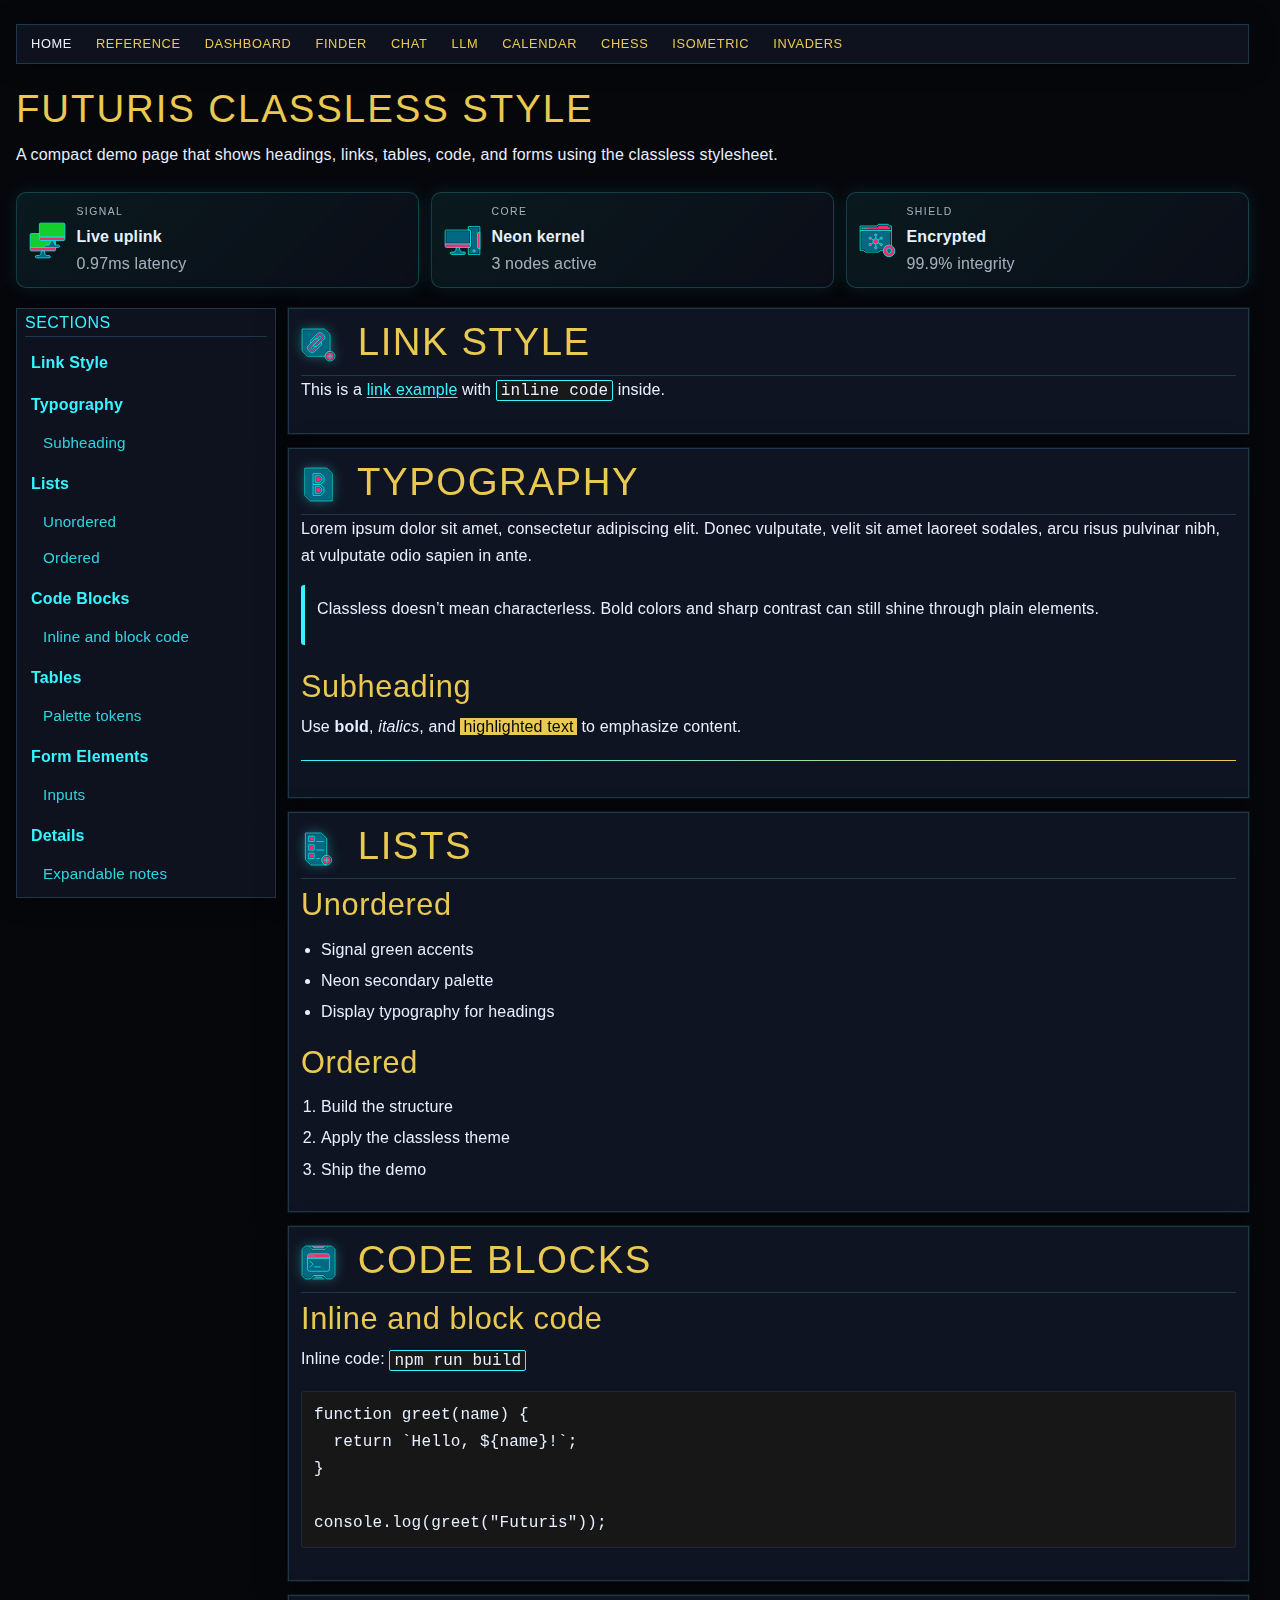
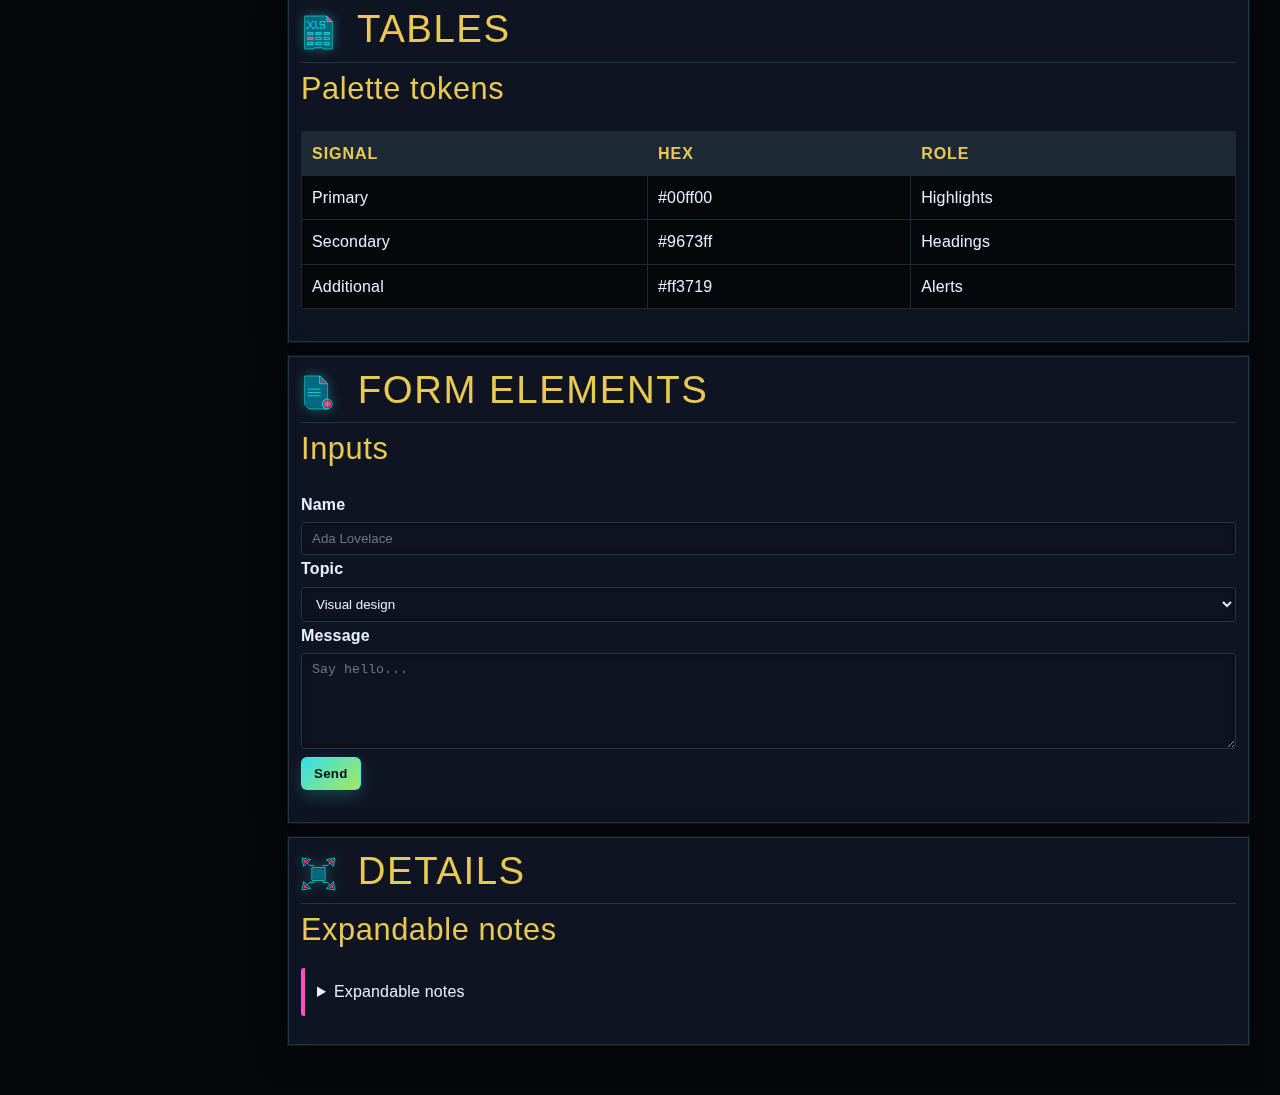
<file: index.html>
<!DOCTYPE html>
<html lang="en">
	<head>
		<meta charset="utf-8" />
		<meta name="viewport" content="width=device-width, initial-scale=1" />
		<title>Futuris Classless Style Demo</title>
		<link rel="stylesheet" href="css/futuris.css" />
	</head>
	<body>
		<header>
			<nav id="site-nav" aria-label="Pages"></nav>
			<h1>Futuris Classless Style</h1>
			<p>
				A compact demo page that shows headings, links, tables, code, and
				forms using the classless stylesheet.
			</p>
			<section aria-label="Status modules">
				<article>
					<span aria-hidden="true">
						<img src="icons/status-network-transmit-receive.svg" alt="" />
					</span>
					<div>
						<p>Signal</p>
						<p><strong>Live uplink</strong></p>
						<p>0.97ms latency</p>
					</div>
				</article>
				<article>
					<span aria-hidden="true">
						<img src="icons/device-computer.svg" alt="" />
					</span>
					<div>
						<p>Core</p>
						<p><strong>Neon kernel</strong></p>
						<p>3 nodes active</p>
					</div>
				</article>
				<article>
					<span aria-hidden="true">
						<img src="icons/status-security-high.svg" alt="" />
					</span>
					<div>
						<p>Shield</p>
						<p><strong>Encrypted</strong></p>
						<p>99.9% integrity</p>
					</div>
				</article>
			</section>
		</header>

		<div id="layout">
			<nav>
				<h2>Sections</h2>
				<ul id="toc"></ul>
			</nav>
			<main>
				<section>
					<h2>
						<img src="icons/action-insert-link.svg" alt="" />
						Link Style
					</h2>
					<p>
						This is a <a href="https://example.com">link example</a> with
						<code>inline code</code> inside.
					</p>
				</section>
				<section>
					<h2>
						<img src="icons/action-format-text-bold.svg" alt="" />
						Typography
					</h2>
					<p>
						Lorem ipsum dolor sit amet, consectetur adipiscing elit. Donec
						vulputate, velit sit amet laoreet sodales, arcu risus pulvinar
						nibh, at vulputate odio sapien in ante.
					</p>
					<blockquote>
						<p>
							Classless doesn’t mean characterless. Bold colors and sharp
							contrast can still shine through plain elements.
						</p>
					</blockquote>
					<h3>Subheading</h3>
					<p>
						Use <strong>bold</strong>, <em>italics</em>, and
						<mark>highlighted text</mark> to emphasize content.
					</p>
					<hr />
				</section>

				<section>
					<h2>
						<img src="icons/action-list-add.svg" alt="" />
						Lists
					</h2>
					<h3>Unordered</h3>
					<ul>
						<li>Signal green accents</li>
						<li>Neon secondary palette</li>
						<li>Display typography for headings</li>
					</ul>
					<h3>Ordered</h3>
					<ol>
						<li>Build the structure</li>
						<li>Apply the classless theme</li>
						<li>Ship the demo</li>
					</ol>
				</section>

				<section>
					<h2>
						<img src="icons/application-utilities-terminal.svg" alt="" />
						Code Blocks
					</h2>
					<h3>Inline and block code</h3>
					<p>Inline code: <code>npm run build</code></p>
					<pre><code>function greet(name) {
  return `Hello, ${name}!`;
}

console.log(greet("Futuris"));
</code></pre>
				</section>

				<section>
					<h2>
						<img src="icons/mime-x-office-spreadsheet.svg" alt="" />
						Tables
					</h2>
					<h3>Palette tokens</h3>
					<table>
						<thead>
							<tr>
								<th>Signal</th>
								<th>Hex</th>
								<th>Role</th>
							</tr>
						</thead>
						<tbody>
							<tr>
								<td>Primary</td>
								<td>#00ff00</td>
								<td>Highlights</td>
							</tr>
							<tr>
								<td>Secondary</td>
								<td>#9673ff</td>
								<td>Headings</td>
							</tr>
							<tr>
								<td>Additional</td>
								<td>#ff3719</td>
								<td>Alerts</td>
							</tr>
						</tbody>
					</table>
				</section>

				<section>
					<h2>
						<img src="icons/action-document-new.svg" alt="" />
						Form Elements
					</h2>
					<h3>Inputs</h3>
					<form>
						<label for="name">Name</label>
						<input id="name" name="name" type="text" placeholder="Ada Lovelace" />

						<label for="topic">Topic</label>
						<select id="topic" name="topic">
							<option>Visual design</option>
							<option>Documentation</option>
							<option>Tooling</option>
						</select>

						<label for="message">Message</label>
						<textarea id="message" name="message" placeholder="Say hello..."></textarea>

						<button type="submit">Send</button>
					</form>
				</section>

				<section>
					<h2>
						<img src="icons/action-view-fullscreen.svg" alt="" />
						Details
					</h2>
					<h3>Expandable notes</h3>
					<details>
						<summary>Expandable notes</summary>
						<p>
							This section demonstrates the styling for details and summary
							elements without any classes.
						</p>
					</details>
				</section>
			</main>
		</div>

		<script src="js/futuris.js"></script>
	</body>
</html>
</file>
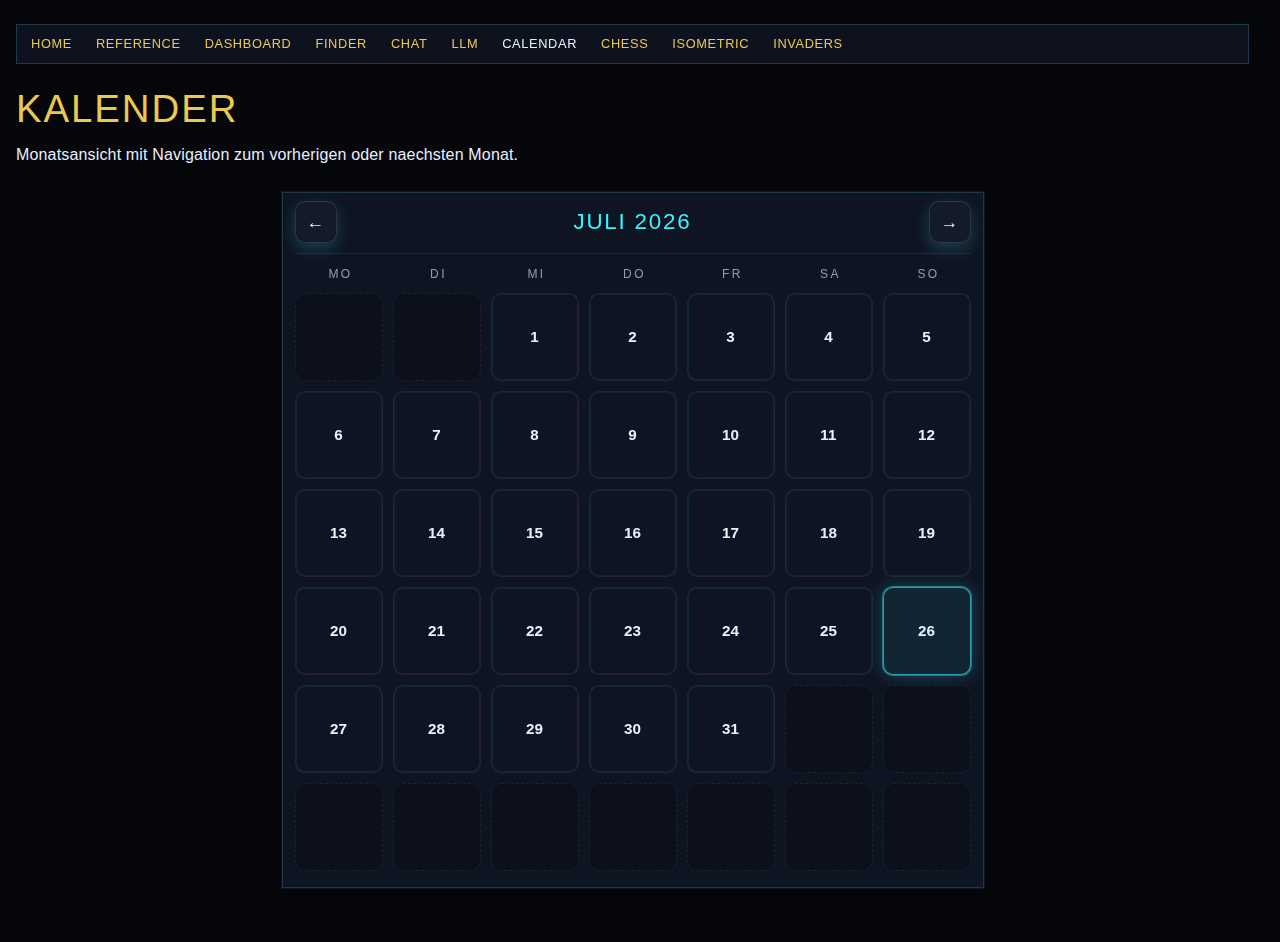
<file: calendar.html>
<!DOCTYPE html>
<html lang="de">
	<head>
		<meta charset="utf-8" />
		<meta name="viewport" content="width=device-width, initial-scale=1" />
		<title>Futuris Kalender</title>
		<link rel="stylesheet" href="css/futuris.css" />
		<style>
			:root {
				--calendar-gap: clamp(6px, 1vw, 10px);
				--calendar-day-size: clamp(56px, 9vw, 88px);
			}

			.calendar-header {
				display: grid;
				grid-template-columns: auto 1fr auto;
				align-items: center;
				gap: 10px;
				padding-bottom: 10px;
				border-bottom: 1px solid rgba(255, 255, 255, 0.08);
				max-width: var(--calendar-width);
				margin: 0 auto;
			}

			.calendar-section {
				width: max-content;
				max-width: 100%;
				margin: 0 auto 14px;
				padding-top: 8px;
			}

			.calendar-header button {
				background: rgba(20, 28, 42, 0.9);
				border: 1px solid rgba(255, 255, 255, 0.12);
				color: var(--color-foreground);
				border-radius: 10px;
				width: 42px;
				height: 42px;
				cursor: pointer;
				font-size: 1.1rem;
				display: inline-flex;
				align-items: center;
				justify-content: center;
				transition: border-color 0.2s ease, transform 0.2s ease;
			}

			.calendar-header button:hover {
				border-color: var(--color-primary);
				transform: translateY(-1px);
			}

			.calendar-title {
				text-align: center;
				font-family: var(--font-display);
				font-size: 1.4rem;
				letter-spacing: 0.08em;
				text-transform: uppercase;
				color: var(--color-primary);
			}

			.calendar-weekdays,
			.calendar-grid {
				display: grid;
				grid-template-columns: repeat(7, var(--calendar-day-size));
				gap: var(--calendar-gap);
				width: calc(7 * var(--calendar-day-size) + 6 * var(--calendar-gap));
				margin: 0 auto;
			}

			.calendar-weekdays {
				padding: 10px 2px 8px;
			}

			.calendar-weekdays span {
				text-align: center;
				font-size: 0.75rem;
				letter-spacing: 0.2em;
				text-transform: uppercase;
				color: rgba(230, 240, 255, 0.6);
			}

			.calendar-day {
				background: rgba(15, 20, 34, 0.85);
				border: 1px solid rgba(255, 255, 255, 0.08);
				border-radius: 10px;
				display: flex;
				align-items: center;
				justify-content: center;
				aspect-ratio: 1 / 1;
				font-weight: 600;
				font-size: clamp(0.75rem, 1.6vw, 0.95rem);
				color: var(--color-foreground);
				box-shadow: inset 0 0 0 1px rgba(53, 245, 255, 0.08);
			}

			.calendar-day--empty {
				background: rgba(10, 12, 20, 0.5);
				border: 1px dashed rgba(255, 255, 255, 0.08);
				color: transparent;
				box-shadow: none;
			}

			.calendar-day--today {
				border-color: rgba(53, 245, 255, 0.6);
				box-shadow: 0 0 0 1px rgba(53, 245, 255, 0.4), 0 0 18px rgba(53, 245, 255, 0.25);
				background: rgba(53, 245, 255, 0.08);
			}

			.time-overlay {
				position: fixed;
				inset: 0;
				background: rgba(4, 6, 12, 0.75);
				display: none;
				align-items: center;
				justify-content: center;
				padding: 20px;
				z-index: 20;
			}

			.time-overlay.is-open {
				display: flex;
			}

			.time-popup {
				background: rgba(10, 14, 24, 0.95);
				border: 1px solid rgba(255, 255, 255, 0.12);
				border-radius: 18px;
				padding: 14px 16px;
				width: min(92vw, 820px);
				box-shadow: 0 24px 50px rgba(0, 0, 0, 0.55);
			}

			.time-popup h3 {
				margin: 0 0 12px;
				font-family: var(--font-display);
				letter-spacing: 0.08em;
				text-transform: uppercase;
				font-size: 1rem;
				color: var(--color-primary);
			}

			.time-grid {
				display: grid;
				grid-template-columns: 1fr;
				gap: 12px;
			}

			.time-group {
				display: grid;
				grid-template-columns: repeat(3, minmax(0, 1fr));
				gap: 8px;
			}

			.time-block {
				padding-bottom: 10px;
			}

			.time-block:last-of-type {
				padding-bottom: 0;
			}

			.time-card {
				aspect-ratio: 2 / 1;
				border-radius: 12px;
				border: 1px solid rgba(255, 255, 255, 0.12);
				background: rgba(15, 20, 34, 0.9);
				display: flex;
				flex-direction: column;
				justify-content: flex-start;
				gap: 4px;
				padding: 6px 8px 8px;
			}

			.time-card span {
				font-size: 0.7rem;
				letter-spacing: 0.12em;
				text-transform: uppercase;
				color: rgba(230, 240, 255, 0.6);
				font-family: var(--font-display);
				line-height: 1;
			}

			.time-card textarea {
				background: transparent;
				border: none;
				color: var(--color-foreground);
				font-family: var(--font-mono);
				font-size: 0.8rem;
				padding: 4px 0 0;
				resize: none;
				min-height: 0;
				flex: 1;
				width: 100%;
			}

			.time-card textarea:focus {
				outline: 1px solid var(--color-primary);
			}

			.time-label {
				display: inline-block;
				margin-bottom: 6px;
				font-size: 0.75rem;
				letter-spacing: 0.12em;
				text-transform: uppercase;
				color: rgba(230, 240, 255, 0.6);
			}

			.time-actions {
				display: flex;
				justify-content: flex-end;
			}

			@media (max-width: 720px) {
				.calendar-header {
					grid-template-columns: auto 1fr auto;
				}

				.calendar-title {
					font-size: 1rem;
					letter-spacing: 0.04em;
				}

				.time-popup {
					padding: 14px;
				}

				.time-group {
					grid-template-columns: repeat(2, minmax(0, 1fr));
				}
			}
		</style>
	</head>
	<body>
		<header>
			<nav id="site-nav" aria-label="Pages"></nav>
			<h1>Kalender</h1>
			<p>Monatsansicht mit Navigation zum vorherigen oder naechsten Monat.</p>
		</header>

		<div id="layout">
			<main>
				<section class="calendar-section">
					<div class="calendar-header" role="application" aria-label="Kalender">
						<button id="calendar-prev" type="button" aria-label="Vorheriger Monat">
							&larr;
						</button>
						<div id="calendar-title" class="calendar-title" aria-live="polite"></div>
						<button id="calendar-next" type="button" aria-label="Naechster Monat">
							&rarr;
						</button>
					</div>
					<div class="calendar-weekdays" aria-hidden="true">
						<span>Mo</span>
						<span>Di</span>
						<span>Mi</span>
						<span>Do</span>
						<span>Fr</span>
						<span>Sa</span>
						<span>So</span>
					</div>
					<div id="calendar-grid" class="calendar-grid" role="grid"></div>
				</section>
			</main>
		</div>

		<div id="time-overlay" class="time-overlay" aria-hidden="true">
			<div class="time-popup" role="dialog" aria-modal="true" aria-label="Zeitfelder">
				<h3 id="time-popup-title">Zeitfelder</h3>
				<div class="time-grid">
					<div class="time-block">
						<span class="time-label">Morning</span>
						<div class="time-group">
							<div class="time-card"><span>07:00</span><textarea data-hour="07:00"></textarea></div>
							<div class="time-card"><span>08:00</span><textarea data-hour="08:00"></textarea></div>
							<div class="time-card"><span>09:00</span><textarea data-hour="09:00"></textarea></div>
							<div class="time-card"><span>10:00</span><textarea data-hour="10:00"></textarea></div>
							<div class="time-card"><span>11:00</span><textarea data-hour="11:00"></textarea></div>
							<div class="time-card"><span>12:00</span><textarea data-hour="12:00"></textarea></div>
						</div>
					</div>
					<div class="time-block">
						<span class="time-label">Afternoon</span>
						<div class="time-group">
							<div class="time-card"><span>13:00</span><textarea data-hour="13:00"></textarea></div>
							<div class="time-card"><span>14:00</span><textarea data-hour="14:00"></textarea></div>
							<div class="time-card"><span>15:00</span><textarea data-hour="15:00"></textarea></div>
							<div class="time-card"><span>16:00</span><textarea data-hour="16:00"></textarea></div>
							<div class="time-card"><span>17:00</span><textarea data-hour="17:00"></textarea></div>
							<div class="time-card"><span>18:00</span><textarea data-hour="18:00"></textarea></div>
						</div>
					</div>
					<div class="time-block">
						<span class="time-label">Evening</span>
						<div class="time-group">
							<div class="time-card"><span>19:00</span><textarea data-hour="19:00"></textarea></div>
							<div class="time-card"><span>20:00</span><textarea data-hour="20:00"></textarea></div>
							<div class="time-card"><span>21:00</span><textarea data-hour="21:00"></textarea></div>
							<div class="time-card"><span>22:00</span><textarea data-hour="22:00"></textarea></div>
							<div class="time-card"><span>23:00</span><textarea data-hour="23:00"></textarea></div>
							<div class="time-card"><span>24:00</span><textarea data-hour="24:00"></textarea></div>
						</div>
					</div>
				</div>
				<div class="time-actions">
					<button id="time-close" type="button">close</button>
				</div>
			</div>
		</div>

		<script src="js/futuris.js"></script>
		<script src="js/vfs.js"></script>
		<script>
			(async () => {
				const calendarTitle = document.getElementById("calendar-title");
				const calendarGrid = document.getElementById("calendar-grid");
				const prevButton = document.getElementById("calendar-prev");
				const nextButton = document.getElementById("calendar-next");
				const timeOverlay = document.getElementById("time-overlay");
				const timeClose = document.getElementById("time-close");
				const timeTitle = document.getElementById("time-popup-title");
				const timeInputs = Array.from(document.querySelectorAll(".time-card textarea"));

				const monthNames = [
					"Januar",
					"Februar",
					"Maerz",
					"April",
					"Mai",
					"Juni",
					"Juli",
					"August",
					"September",
					"Oktober",
					"November",
					"Dezember"
				];

				const pad2 = (value) => String(value).padStart(2, "0");
				const today = new Date();
				let viewDate = new Date(today.getFullYear(), today.getMonth(), 1);
				let currentDateKey = null;
				let calendarEntries = [];
				let calendarMap = new Map();
				let saveTimer = null;

				const rebuildMap = () => {
					calendarMap = new Map();
					calendarEntries.forEach((entry) => {
						if (!entry || typeof entry !== "object") return;
						const [key, value] = Object.entries(entry)[0] || [];
						if (key) {
							calendarMap.set(key, String(value ?? ""));
						}
					});
				};

				const persistStore = async () => {
					const ordered = Array.from(calendarMap.entries()).sort((a, b) =>
						a[0].localeCompare(b[0])
					);
					calendarEntries = ordered.map(([key, value]) => ({ [key]: value }));
					const vfs = await window.vfsReady;
					await vfs.put("/calendar.json", JSON.stringify(calendarEntries, null, 2));
				};

				const ensureStore = async () => {
					try {
						const vfs = await window.vfsReady;
						const raw = await vfs.getasync("/calendar.json");
						const parsed = JSON.parse(raw);
						calendarEntries = Array.isArray(parsed) ? parsed : [];
					} catch (error) {
						calendarEntries = [];
						await persistStore();
					}
					rebuildMap();
				};

				const scheduleSave = () => {
					if (saveTimer) {
						clearTimeout(saveTimer);
					}
					saveTimer = setTimeout(() => {
						persistStore().catch(() => undefined);
					}, 300);
				};

				const openTimePopup = (year, month, dayNumber) => {
					currentDateKey = `${year}${pad2(month + 1)}${pad2(dayNumber)}`;
					timeTitle.textContent = `${dayNumber}. ${monthNames[month]} ${year}`;
					timeInputs.forEach((input) => {
						const hour = input.dataset.hour?.slice(0, 2) || "00";
						const key = `${currentDateKey}-${hour}`;
						input.value = calendarMap.get(key) || "";
					});
					timeOverlay.classList.add("is-open");
					timeOverlay.setAttribute("aria-hidden", "false");
					timeInputs[0]?.focus();
				};

				const renderCalendar = () => {
					const year = viewDate.getFullYear();
					const month = viewDate.getMonth();
					calendarTitle.textContent = `${monthNames[month]} ${year}`;
					calendarGrid.innerHTML = "";

					const firstDay = new Date(year, month, 1);
					const startOffset = (firstDay.getDay() + 6) % 7;
					const daysInMonth = new Date(year, month + 1, 0).getDate();
					const totalCells = 42;

					for (let i = 0; i < totalCells; i += 1) {
						const dayNumber = i - startOffset + 1;
						const cell = document.createElement("div");
						cell.classList.add("calendar-day");

						if (dayNumber < 1 || dayNumber > daysInMonth) {
							cell.classList.add("calendar-day--empty");
							cell.setAttribute("aria-hidden", "true");
						} else {
							cell.textContent = dayNumber;
							cell.setAttribute("role", "gridcell");
							cell.setAttribute("tabindex", "0");
							const isToday =
								dayNumber === today.getDate() &&
								month === today.getMonth() &&
								year === today.getFullYear();
							if (isToday) {
								cell.classList.add("calendar-day--today");
							}
							cell.addEventListener("click", () => {
								openTimePopup(year, month, dayNumber);
							});
							cell.addEventListener("keydown", (event) => {
								if (event.key === "Enter" || event.key === " ") {
									event.preventDefault();
									openTimePopup(year, month, dayNumber);
								}
							});
						}

						calendarGrid.appendChild(cell);
					}
				};

				timeInputs.forEach((input) => {
					input.addEventListener("input", () => {
						if (!currentDateKey) return;
						const hour = input.dataset.hour?.slice(0, 2) || "00";
						const key = `${currentDateKey}-${hour}`;
						const value = input.value;
						if (value.trim() === "") {
							calendarMap.delete(key);
						} else {
							calendarMap.set(key, value);
						}
						scheduleSave();
					});
				});

				prevButton.addEventListener("click", () => {
					viewDate.setMonth(viewDate.getMonth() - 1);
					renderCalendar();
				});

				nextButton.addEventListener("click", () => {
					viewDate.setMonth(viewDate.getMonth() + 1);
					renderCalendar();
				});

				timeClose.addEventListener("click", () => {
					timeOverlay.classList.remove("is-open");
					timeOverlay.setAttribute("aria-hidden", "true");
				});

				timeOverlay.addEventListener("click", (event) => {
					if (event.target === timeOverlay) {
						timeOverlay.classList.remove("is-open");
						timeOverlay.setAttribute("aria-hidden", "true");
					}
				});

				await ensureStore();
				renderCalendar();
			})();
		</script>
	</body>
</html>
</file>
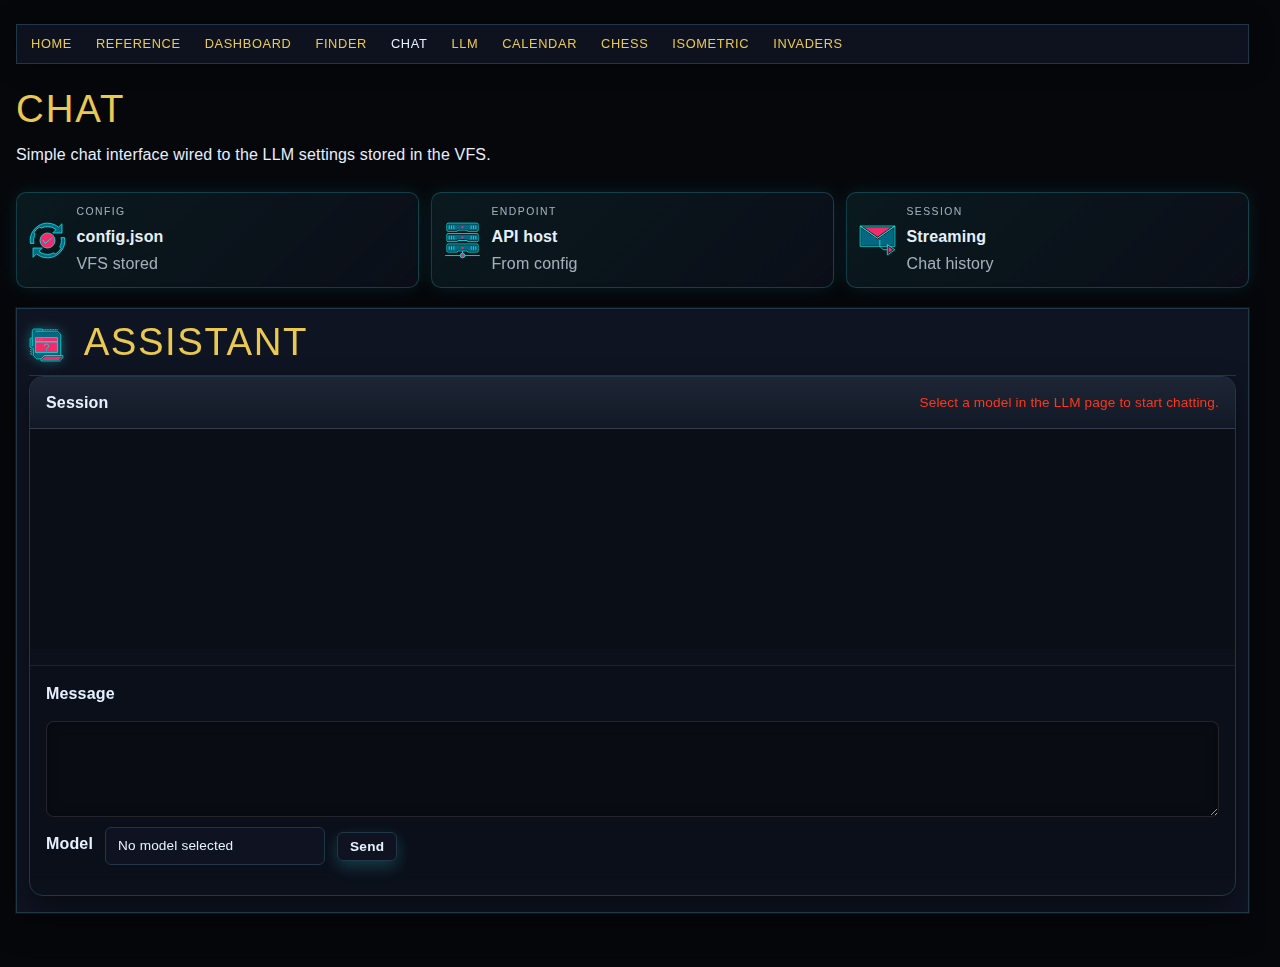
<file: chat.html>
<!DOCTYPE html>
<html lang="en">
	<head>
		<meta charset="utf-8" />
		<meta name="viewport" content="width=device-width, initial-scale=1" />
		<title>Futuris Chat</title>
		<link rel="stylesheet" href="css/futuris.css" />
		<style>
			.chat-shell {
				background: rgba(12, 16, 26, 0.95);
				border: 1px solid var(--color-border);
				border-radius: 14px;
				overflow: hidden;
				box-shadow: 0 12px 28px rgba(0, 0, 0, 0.45);
				display: flex;
				flex-direction: column;
				min-height: 520px;
			}

			.chat-header {
				display: flex;
				align-items: center;
				gap: 12px;
				padding: 12px 16px;
				border-bottom: 1px solid rgba(255, 255, 255, 0.1);
				background: linear-gradient(180deg, rgba(32, 40, 56, 0.9), rgba(18, 24, 38, 0.9));
			}

			.chat-status {
				margin-left: auto;
				font-size: 0.85rem;
				color: rgba(230, 240, 255, 0.7);
			}

			.chat-log {
				padding: 16px;
				display: flex;
				flex-direction: column;
				gap: 12px;
				overflow-y: auto;
				flex: 1;
				background: rgba(9, 12, 20, 0.5);
			}

			.chat-message {
				display: flex;
				flex-direction: column;
				gap: 6px;
				max-width: 78%;
			}

			.chat-message--user {
				align-self: flex-end;
				text-align: right;
			}

			.chat-message--assistant {
				align-self: flex-start;
			}

			.chat-role {
				font-size: 0.75rem;
				letter-spacing: 0.08em;
				text-transform: uppercase;
				color: rgba(230, 240, 255, 0.6);
			}

			.chat-bubble {
				padding: 10px 12px;
				border-radius: 10px;
				background: rgba(15, 20, 34, 0.9);
				border: 1px solid rgba(255, 255, 255, 0.08);
				color: var(--color-foreground);
				white-space: pre-wrap;
				word-break: break-word;
				font-family: var(--font-mono);
				font-size: 0.9rem;
			}

			.chat-message--user .chat-bubble {
				background: rgba(53, 245, 255, 0.16);
				border-color: rgba(53, 245, 255, 0.4);
			}

			.chat-form {
				padding: 14px 16px;
				border-top: 1px solid rgba(255, 255, 255, 0.08);
				display: grid;
				gap: 10px;
				background: rgba(12, 16, 26, 0.95);
			}

			.chat-form textarea {
				min-height: 96px;
				resize: vertical;
				background: rgba(10, 12, 20, 0.85);
				border: 1px solid rgba(255, 255, 255, 0.1);
				border-radius: 8px;
				color: var(--color-foreground);
				padding: 12px;
				font-family: var(--font-mono);
				font-size: 0.95rem;
			}

			.chat-form textarea:focus {
				outline: 1px solid var(--color-primary);
			}

			.chat-form-actions {
				display: flex;
				align-items: center;
				gap: 12px;
			}

			.chat-form-actions select,
			#chat-model,
			.chat-form-actions button {
				padding: 6px 12px;
				font-size: 0.85rem;
				background: rgba(15, 20, 34, 0.9);
				border: 1px solid var(--color-border);
				color: var(--color-foreground);
				border-radius: 6px;
			}

			#chat-model {
				min-width: 220px;
			}

			.chat-form-actions button:hover,
			.chat-form-actions select:hover,
			#chat-model:hover {
				border-color: var(--color-primary);
			}

			@media (max-width: 900px) {
				.chat-message {
					max-width: 100%;
				}
			}
		</style>
	</head>
	<body>
		<header>
			<nav id="site-nav" aria-label="Pages"></nav>
			<h1>Chat</h1>
			<p>Simple chat interface wired to the LLM settings stored in the VFS.</p>
			<section aria-label="Status modules">
				<article>
					<span aria-hidden="true">
						<img src="icons/status-sync-synchronizing.svg" alt="" />
					</span>
					<div>
						<p>Config</p>
						<p><strong>config.json</strong></p>
						<p>VFS stored</p>
					</div>
				</article>
				<article>
					<span aria-hidden="true">
						<img src="icons/place-network-server.svg" alt="" />
					</span>
					<div>
						<p>Endpoint</p>
						<p><strong>API host</strong></p>
						<p>From config</p>
					</div>
				</article>
				<article>
					<span aria-hidden="true">
						<img src="icons/action-mail-send.svg" alt="" />
					</span>
					<div>
						<p>Session</p>
						<p><strong>Streaming</strong></p>
						<p>Chat history</p>
					</div>
				</article>
			</section>
		</header>

		<div id="layout">
			<main>
				<section>
					<h2>
						<img src="icons/application-help-browser.svg" alt="" />
						Assistant
					</h2>
					<div class="chat-shell">
						<div class="chat-header">
							<strong>Session</strong>
							<span id="chat-status" class="chat-status">Loading configuration...</span>
						</div>
						<div id="chat-log" class="chat-log" aria-live="polite"></div>
						<form id="chat-form" class="chat-form">
							<label for="chat-input">Message</label>
							<textarea id="chat-input" name="chat-input" spellcheck="true"></textarea>
							<div class="chat-form-actions">
								<label for="chat-model">Model</label>
								<div id="chat-model" aria-live="polite"></div>
								<button type="submit" id="chat-send">Send</button>
							</div>
						</form>
					</div>
				</section>
			</main>
		</div>

		<script src="js/llm.js"></script>
		<script src="js/vfs.js"></script>
		<script src="js/chat.js"></script>
		<script src="js/futuris.js"></script>
	</body>
</html>
</file>
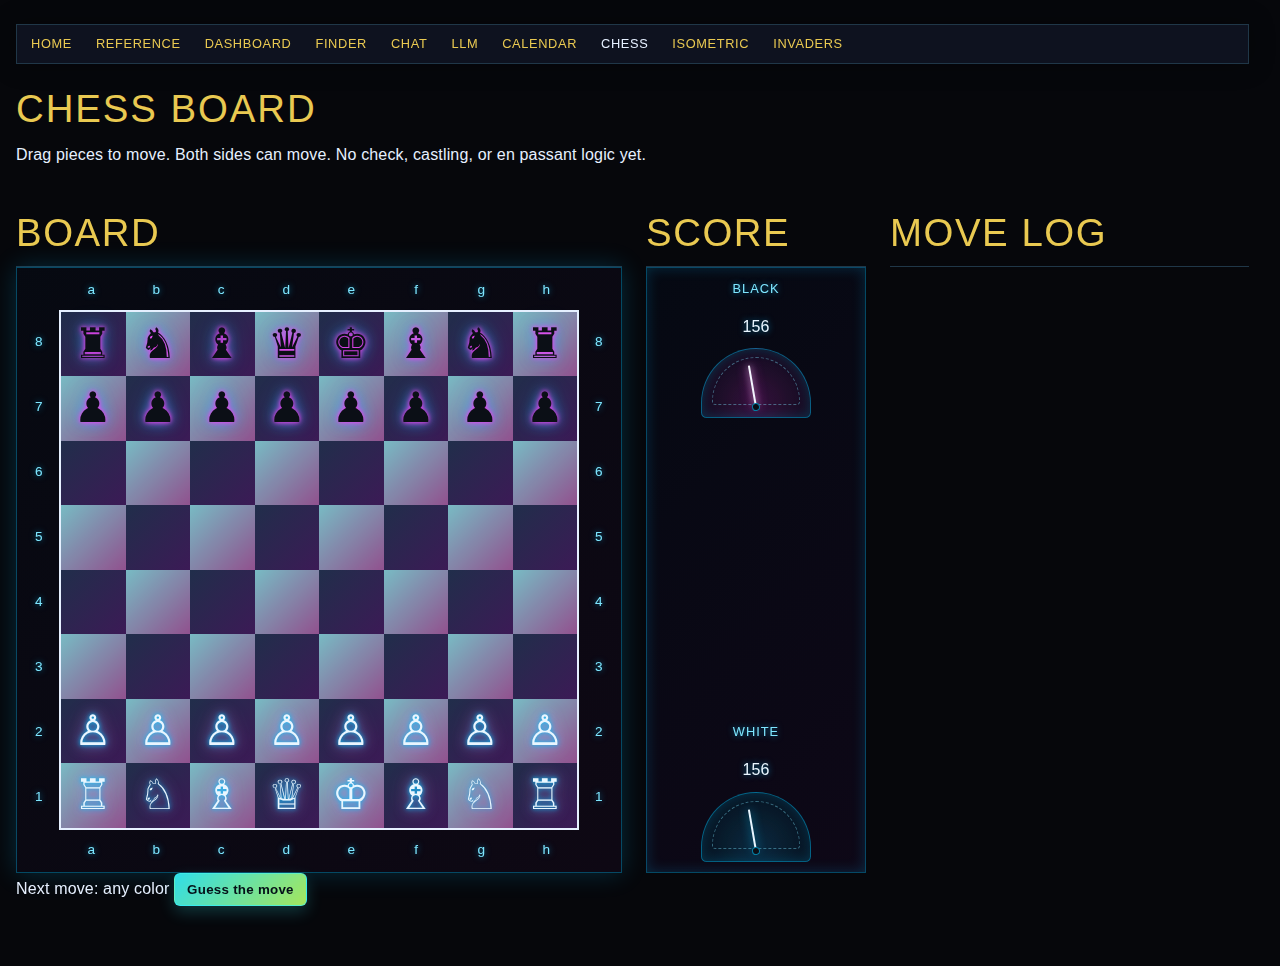
<file: chess.html>
<!DOCTYPE html>
<html lang="en">
	<head>
		<meta charset="utf-8" />
		<meta name="viewport" content="width=device-width, initial-scale=1" />
		<title>Chess</title>
		<link rel="stylesheet" href="css/futuris.css" />
		<style>
			/*
				Template note: keep Futuris classless rules, use the minimum
				custom classes needed for a board UI. Here we only use `.chess-board` and `.chess-square`
				to enforce a strict 8x8 grid and stable square sizing.
			*/
			:root {
				--board-size: min(72vmin, 520px);
				--frame-size: calc(var(--board-size) + 64px);
				--shell-size: calc(var(--board-size) + 86px);
			}
			.chess-board {
				display: grid;
				grid-template-columns: repeat(8, 1fr);
				width: 100%;
				aspect-ratio: 1 / 1;
				border: 2px solid currentColor;
			}
			.chess-square {
				display: grid;
				place-items: center;
				width: 100%;
				height: 100%;
				aspect-ratio: 1 / 1;
				font-size: clamp(1.6rem, 3.8vw, 2.6rem);
				user-select: none;
			}
			.chess-square[data-color="light"] {
				background: linear-gradient(135deg, rgba(158, 247, 255, 0.75), rgba(255, 140, 245, 0.55));
				color: inherit;
			}
			.chess-square[data-color="dark"] {
				background: linear-gradient(135deg, rgba(34, 48, 78, 0.95), rgba(64, 28, 92, 0.92));
				color: inherit;
			}
			.chess-square[data-highlight="true"] {
				outline: 2px solid #d3b27a;
				outline-offset: -2px;
			}
			.chess-square > span {
				cursor: grab;
				line-height: 1;
				text-shadow: 0 0 6px rgba(0, 0, 0, 0.35);
			}
			.chess-square > span[data-piece-color="white"],
			span[data-piece-color="white"][data-floating="true"] {
				color: #e9f6ff;
				text-shadow: 0 0 8px rgba(0, 196, 255, 0.7), 0 0 4px rgba(0, 196, 255, 0.9),
					0 0 14px rgba(255, 140, 245, 0.5), 0 0 22px rgba(255, 140, 245, 0.35);
			}
			.chess-square > span[data-piece-color="black"],
			span[data-piece-color="black"][data-floating="true"] {
				color: #0b0f16;
				text-shadow: 0 0 8px rgba(255, 59, 244, 0.7), 0 0 4px rgba(255, 59, 244, 0.9),
					0 0 14px rgba(0, 196, 255, 0.6), 0 0 22px rgba(0, 196, 255, 0.35);
			}
			.chess-square > span:active {
				cursor: grabbing;
			}
			[data-floating="true"] {
				position: fixed;
				z-index: 9999;
				pointer-events: none;
				transition: transform 520ms ease;
				will-change: transform;
			}
			#chess-layout {
				display: grid;
				grid-template-columns: max-content minmax(160px, 220px) minmax(280px, 1fr);
				gap: 24px;
				align-items: start;
			}
			#board-shell {
				display: inline-block;
				padding: 10px;
				border: 1px solid rgba(0, 196, 255, 0.35);
				background: linear-gradient(135deg, rgba(7, 12, 22, 0.6), rgba(20, 10, 26, 0.6));
				box-shadow: 0 0 24px rgba(0, 196, 255, 0.2);
			}
			#board-frame {
				display: grid;
				grid-template-columns: 24px var(--board-size) 24px;
				grid-template-rows: 24px var(--board-size) 24px;
				gap: 8px;
				align-items: center;
				justify-items: center;
				width: var(--frame-size);
				height: var(--frame-size);
			}
			#file-labels-top,
			#file-labels-bottom {
				display: grid;
				grid-template-columns: repeat(8, 1fr);
				width: var(--board-size);
				text-transform: lowercase;
				font-size: 0.85rem;
				letter-spacing: 0.04em;
				color: #7ee6ff;
				text-shadow: 0 0 6px rgba(0, 196, 255, 0.6);
			}
			#rank-labels-left,
			#rank-labels-right {
				display: grid;
				grid-template-rows: repeat(8, 1fr);
				height: var(--board-size);
				font-size: 0.85rem;
				letter-spacing: 0.04em;
				color: #7ee6ff;
				text-shadow: 0 0 6px rgba(0, 196, 255, 0.6);
			}
			#file-labels-top span,
			#file-labels-bottom span,
			#rank-labels-left span,
			#rank-labels-right span {
				display: grid;
				place-items: center;
				min-height: 18px;
			}
			#board-frame .corner {
				width: 24px;
				height: 24px;
			}
			#moveList {
				display: grid;
				grid-template-columns: repeat(4, minmax(0, 1fr));
				gap: 16px;
			}
			#moveList ol {
				margin: 0;
				padding-left: 18px;
			}
			#score-panel {
				position: relative;
				gap: 16px;
				padding: 10px;
				border: 1px solid rgba(0, 196, 255, 0.35);
				background: linear-gradient(135deg, rgba(6, 10, 22, 0.7), rgba(18, 8, 28, 0.7));
				box-shadow: inset 0 0 14px rgba(0, 196, 255, 0.2);
				height: var(--shell-size);
			}
			#score-panel h3 {
				margin: 0 0 6px;
				font-size: 0.8rem;
				letter-spacing: 0.08em;
				text-transform: uppercase;
				color: #7ee6ff;
				text-shadow: 0 0 6px rgba(0, 196, 255, 0.6);
			}
			.score-line {
				display: grid;
				justify-items: center;
				gap: 8px;
			}
			#score-panel .white-slot,
			#score-panel .black-slot {
				position: absolute;
				left: 10px;
				right: 10px;
				display: flex;
				flex-direction: column;
				gap: 8px;
			}
			#score-panel .white-slot {
				bottom: 10px;
				align-items: center;
			}
			#score-panel .black-slot {
				top: 10px;
				align-items: center;
			}
			.score-value {
				font-variant-numeric: tabular-nums;
				color: #e9f6ff;
				text-shadow: 0 0 6px rgba(0, 196, 255, 0.6);
			}
			.score-gauge {
				position: relative;
				width: 110px;
				height: 70px;
				border-radius: 120px 120px 12px 12px;
				border: 1px solid rgba(0, 196, 255, 0.45);
				background: radial-gradient(circle at 50% 80%, rgba(0, 196, 255, 0.18), rgba(7, 12, 22, 0.9));
				box-shadow: inset 0 0 12px rgba(0, 196, 255, 0.2);
				overflow: hidden;
			}
			.score-gauge::before {
				content: "";
				position: absolute;
				inset: 8px 10px 12px;
				border-radius: 100px 100px 8px 8px;
				border: 1px dashed rgba(126, 230, 255, 0.4);
			}
			.score-needle {
				position: absolute;
				left: 50%;
				bottom: 10px;
				width: 2px;
				height: 42px;
				background: #e9f6ff;
				box-shadow: 0 0 10px rgba(0, 196, 255, 0.8);
				transform-origin: bottom center;
				transform: translateX(-50%) rotate(-60deg);
			}
			.score-needle::after {
				content: "";
				position: absolute;
				left: 50%;
				bottom: -4px;
				width: 8px;
				height: 8px;
				background: #0b0f16;
				border: 1px solid rgba(0, 196, 255, 0.6);
				border-radius: 50%;
				transform: translateX(-50%);
			}
			#score-panel .black .score-gauge {
				background: radial-gradient(circle at 50% 80%, rgba(255, 59, 244, 0.18), rgba(7, 12, 22, 0.9));
			}
			#score-panel .black .score-needle {
				background: #f4f6ff;
				box-shadow: 0 0 12px rgba(255, 59, 244, 0.9), 0 0 6px rgba(255, 255, 255, 0.7);
			}
			@media (max-width: 900px) {
				#chess-layout {
					grid-template-columns: 1fr;
				}
				#moveList {
					grid-template-columns: repeat(2, minmax(0, 1fr));
				}
				#score-panel {
					position: static;
					display: grid;
					grid-template-columns: repeat(2, minmax(0, 1fr));
					height: auto;
				}
				#score-panel .white-slot,
				#score-panel .black-slot {
					position: static;
					left: auto;
					right: auto;
					top: auto;
					bottom: auto;
				}
			}
		</style>
	</head>
	<body>
		<!--\n\t\t\tThis page is meant to be a minimal example\n\t\t\tfor board games. It keeps markup semantic, relies on Futuris, and only adds two\n\t\t\tclasses for the board grid and squares.\n\t\t-->
		<header>
			<nav id="site-nav" aria-label="Pages"></nav>
			<h1>Chess Board</h1>
			<p>
				Drag pieces to move. Both sides can move. No check, castling, or en passant
				logic yet.
			</p>
		</header>
		<div id="layout">
			<main>
				<div id="chess-layout">
					<section>
						<h2>Board</h2>
						<div id="board-shell">
							<div id="board-frame" aria-label="Chess board with coordinates">
								<div class="corner" aria-hidden="true"></div>
								<div id="file-labels-top" aria-hidden="true"></div>
								<div class="corner" aria-hidden="true"></div>
								<div id="rank-labels-left" aria-hidden="true"></div>
								<div id="board" class="chess-board" aria-label="Chess board"></div>
								<div id="rank-labels-right" aria-hidden="true"></div>
								<div class="corner" aria-hidden="true"></div>
								<div id="file-labels-bottom" aria-hidden="true"></div>
								<div class="corner" aria-hidden="true"></div>
							</div>
						</div>
						<p>
							<span id="next-move">Next move: any color</span>
							<button id="guess-move" type="button">Guess the move</button>
						</p>
					</section>
					<section>
						<h2>Score</h2>
						<div id="score-panel" aria-label="Score HUD">
							<div class="black-slot black">
								<h3>Black</h3>
								<div class="score-line">
									<span id="black-score" class="score-value">0</span>
									<div class="score-gauge">
										<div id="black-needle" class="score-needle"></div>
									</div>
								</div>
							</div>
							<div class="white-slot">
								<h3>White</h3>
								<div class="score-line">
									<span id="white-score" class="score-value">0</span>
									<div class="score-gauge">
										<div id="white-needle" class="score-needle"></div>
									</div>
								</div>
							</div>
						</div>
					</section>
					<section>
						<h2>Move Log</h2>
						<div id="moveList" aria-live="polite">
							<ol data-column="0"></ol>
							<ol data-column="1"></ol>
							<ol data-column="2"></ol>
							<ol data-column="3"></ol>
						</div>
					</section>
				</div>
			</main>
		</div>

		<script src="js/futuris.js"></script>
		<script>
			const boardEl = document.getElementById("board");
			const moveListEl = document.getElementById("moveList");
			const whiteScoreEl = document.getElementById("white-score");
			const blackScoreEl = document.getElementById("black-score");
			const whiteNeedleEl = document.getElementById("white-needle");
			const blackNeedleEl = document.getElementById("black-needle");
			const nextMoveEl = document.getElementById("next-move");
			const guessMoveEl = document.getElementById("guess-move");
			const fileLabelsTopEl = document.getElementById("file-labels-top");
			const fileLabelsBottomEl = document.getElementById("file-labels-bottom");
			const rankLabelsLeftEl = document.getElementById("rank-labels-left");
			const rankLabelsRightEl = document.getElementById("rank-labels-right");
			const PROXIMITY_MAX_MOVES = 5;
			const scoresProximityMax = { white: 0, black: 0 };
			const scoresDistanceMax = { white: 0, black: 0 };
			const pieceCountBoost = 4;
			const pieceValues = { p: 1, n: 3, b: 3, r: 5, q: 9, k: 0 };
			const scoresPieceCountMax = getMaxPieceScore(pieceValues) * pieceCountBoost;
			const scoresPawnMax = getMaxPawnScore();

			// Board storage design:
			// - 64-character array, index 0..63, rank-major order (a1 is 0, h8 is 63).
			// - Empty squares use '.'.
			// - Each piece is a single character using piece initials:
			//   'k','q','r','b','n','p' for white (lowercase) and 'K','Q','R','B','N','P' for black (uppercase).
			// - The knight uses 'n' to avoid conflict with the king.
			// - Move generation returns indices (0..63) instead of SAN; SAN is only for logging/IO.
			const board = Array(64).fill('.');

			const pieceToGlyph = {
				k: "\u2654",
				q: "\u2655",
				r: "\u2656",
				b: "\u2657",
				n: "\u2658",
				p: "\u2659",
				K: "\u265A",
				Q: "\u265B",
				R: "\u265C",
				B: "\u265D",
				N: "\u265E",
				P: "\u265F"
			};

			function indexToSquare(index) {
				// SAN square mapping: index -> file+rank (e.g., 0 -> a1, 63 -> h8).
				const file = index % 8;
				const rank = Math.floor(index / 8) + 1;
				return String.fromCharCode(97 + file) + String(rank);
			}

			function squareToIndex(square) {
				// SAN square mapping: file+rank -> index (e.g., a1 -> 0, h8 -> 63).
				if (!/^[a-h][1-8]$/.test(square)) return -1;
				const file = square.charCodeAt(0) - 97;
				const rank = Number(square[1]) - 1;
				return rank * 8 + file;
			}

			function sanToIndex(san) {
				// Light SAN parsing: only pulls the trailing target square (e.g., "Nf3" -> f3).
				const match = san.match(/[a-h][1-8]$/);
				return match ? squareToIndex(match[0]) : -1;
			}

			function indexToSan(index) {
				// Light SAN formatting: we only emit the square for index conversions.
				return indexToSquare(index);
			}

			function isWhite(piece) {
				return piece !== '.' && piece === piece.toLowerCase();
			}

			function isBlack(piece) {
				return piece !== '.' && piece === piece.toUpperCase();
			}

			function setupInitialPosition() {
				const backRankWhite = "rnbqkbnr";
				const backRankBlack = "RNBQKBNR";
				for (let i = 0; i < 8; i++) {
					board[i] = backRankWhite[i];
					board[8 + i] = 'p';
					board[48 + i] = 'P';
					board[56 + i] = backRankBlack[i];
				}
				for (let i = 16; i < 48; i++) board[i] = '.';
			}

			function inBounds(file, rank) {
				return file >= 0 && file < 8 && rank >= 0 && rank < 8;
			}

			function getMovesFrom(index) {
				// Move generator contract:
				// - Input: one index (0..63).
				// - Output: array of target indices (0..63).
				// - Does not use SAN internally.
				const piece = board[index];
				if (piece === '.') return [];
				const moves = [];
				const file = index % 8;
				const rank = Math.floor(index / 8);
				const white = isWhite(piece);
				const type = piece.toLowerCase();

				if (type === 'p') {
					const dir = white ? 1 : -1;
					const startRank = white ? 1 : 6;
					const oneStep = (rank + dir) * 8 + file;
					if (inBounds(file, rank + dir) && board[oneStep] === '.') {
						moves.push(oneStep);
						if (rank === startRank) {
							const twoStep = (rank + dir * 2) * 8 + file;
							const intermediateStep = (rank + dir) * 8 + file;
							if (inBounds(file, rank + dir * 2) && board[twoStep] === '.' && board[intermediateStep] === '.') {
								moves.push(twoStep);
							}
						}
					}
					const captureFiles = [file - 1, file + 1];
					const promotionRank = white ? 7 : 0;
					for (const f of captureFiles) {
						if (!inBounds(f, rank + dir)) continue;
						const target = (rank + dir) * 8 + f;
						const targetPiece = board[target];
						if (white ? isBlack(targetPiece) : isWhite(targetPiece)) {
							moves.push(target);
						}
					}
					return moves;
				}

				if (type === 'n') {
					const jumps = [
						[1, 2],
						[2, 1],
						[-1, 2],
						[-2, 1],
						[1, -2],
						[2, -1],
						[-1, -2],
						[-2, -1]
					];
					for (const [dx, dy] of jumps) {
						const f = file + dx;
						const r = rank + dy;
						if (!inBounds(f, r)) continue;
						const target = r * 8 + f;
						const targetPiece = board[target];
						if (
							targetPiece === '.' ||
							(white ? isBlack(targetPiece) : isWhite(targetPiece))
						) {
							moves.push(target);
						}
					}
					return moves;
				}

				if (type === 'k') {
					for (let dx = -1; dx <= 1; dx++) {
						for (let dy = -1; dy <= 1; dy++) {
							if (dx === 0 && dy === 0) continue;
							const f = file + dx;
							const r = rank + dy;
							if (!inBounds(f, r)) continue;
							const target = r * 8 + f;
							const targetPiece = board[target];
							if (
								targetPiece === '.' ||
								(white ? isBlack(targetPiece) : isWhite(targetPiece))
							) {
								moves.push(target);
							}
						}
					}
					return moves;
				}

				const sliders = [];
				if (type === 'b' || type === 'q') {
					sliders.push([1, 1], [1, -1], [-1, 1], [-1, -1]);
				}
				if (type === 'r' || type === 'q') {
					sliders.push([1, 0], [-1, 0], [0, 1], [0, -1]);
				}
				if (sliders.length) {
					for (const [dx, dy] of sliders) {
						let f = file + dx;
						let r = rank + dy;
						while (inBounds(f, r)) {
							const target = r * 8 + f;
							const targetPiece = board[target];
							if (targetPiece === '.') {
								moves.push(target);
							} else {
								if (white ? isBlack(targetPiece) : isWhite(targetPiece)) {
									moves.push(target);
								}
								break;
							}
							f += dx;
							r += dy;
						}
					}
					return moves;
				}

				return moves;
			}

			function moveToSAN(from, to, piece, capture) {
				// Move notation for logging only. Full SAN is not required for move generation.
				const type = piece.toLowerCase();
				const pieceLetter = type === 'p' ? '' : type.toUpperCase();
				const target = indexToSquare(to);
				if (type === 'p' && capture) {
					return indexToSquare(from)[0] + 'x' + target;
				}
				return pieceLetter + (capture ? 'x' : '') + target;
			}

			function getFirstMoveColor() {
				// Turn logic requirement:
				// - First move can be any color (no constraints).
				// - After that, infer the first move color from its FROM-square rank:
				//   rank 1-2 => white, rank 7-8 => black (simple heuristic on field coordinate).
				// - Use only the move log to determine turn order; no extra state variables.
				const firstItem = moveListEl.querySelector("li");
				if (!firstItem) return null;
				const match = firstItem.textContent.match(/\(([a-h][1-8])-[a-h][1-8]\)/);
				if (!match) return null;
				const fromSquare = match[1];
				const rank = Number(fromSquare[1]);
				if (rank <= 2) return "white";
				if (rank >= 7) return "black";
				return null;
			}

			function getNextMoveColor() {
				// Turn logic requirement:
				// - If move count is even (pair number), next color equals the first move color.
				// - If move count is odd, next color is the opposite.
				const moveCount = moveListEl.querySelectorAll("li").length;
				if (moveCount === 0) return null;
				const firstColor = getFirstMoveColor();
				if (!firstColor) return null;
				if (moveCount % 2 === 0) return firstColor;
				return firstColor === "white" ? "black" : "white";
			}

			function renderBoard() {
				boardEl.innerHTML = '';
				for (let rank = 7; rank >= 0; rank--) {
					for (let file = 0; file < 8; file++) {
						const index = rank * 8 + file;
						const square = document.createElement('div');
						square.className = 'chess-square';
						square.dataset.index = index;
						square.dataset.square = indexToSquare(index);
						square.dataset.color = (rank + file) % 2 === 0 ? 'light' : 'dark';
						const piece = board[index];
						if (piece !== '.') {
							const pieceEl = document.createElement('span');
							pieceEl.textContent = pieceToGlyph[piece] || piece;
							pieceEl.dataset.pieceColor = isWhite(piece) ? "white" : "black";
							pieceEl.draggable = true;
							pieceEl.dataset.index = index;
							pieceEl.addEventListener('dragstart', onDragStart);
							square.appendChild(pieceEl);
						}
						square.addEventListener('dragover', onDragOver);
						square.addEventListener('drop', onDrop);
						boardEl.appendChild(square);
					}
				}
				const scores = calculateScores();
				const maxScore = getMaxScore();
				renderScoreGauges(scores, maxScore);
				renderNextMove();
				checkWinCondition();
			}

			function calculateScores() {
				// pieceScores: higher is better (more material retained).
				const pieceScores = calculatePieceCountScores();
				// proximityScores: lower is better (fewer moves to reach opponent king).
				const proximityScores = {
					white: getProximityScore("white", PROXIMITY_MAX_MOVES),
					black: getProximityScore("black", PROXIMITY_MAX_MOVES)
				};
				// distanceScore: lower is better (closer in straight-line distance to opponent king).
				const distanceScore = {
					white: getDistanceScore("white"),
					black: getDistanceScore("black")
				};
				// pawnScores: higher is better (pawns closer to opponent baseline).
				const pawnScores = calculatePawnScores();
				// Invert proximity + distance so higher is better, then combine with material score.
				return {
					white:
						pieceScores.white * pieceCountBoost +
						scoresProximityMax.white -
						proximityScores.white +
						Math.round(scoresDistanceMax.white - distanceScore.white) +
						pawnScores.white,
					black:
						pieceScores.black * pieceCountBoost +
						scoresProximityMax.black -
						proximityScores.black +
						Math.round(scoresDistanceMax.black - distanceScore.black) +
						pawnScores.black
				};
			}

			function calculatePieceCountScores() {
				let white = 0;
				let black = 0;
				for (const piece of board) {
					if (piece === '.') continue;
					const value = pieceValues[piece.toLowerCase()] || 0;
					if (isWhite(piece)) white += value;
					else black += value;
				}
				return { white, black };
			}

			function getMaxScore() {
				return (
					scoresPieceCountMax +
					Math.max(scoresProximityMax.white, scoresProximityMax.black) +
					Math.max(scoresDistanceMax.white, scoresDistanceMax.black) +
					scoresPawnMax
				);
			}

			function getMaxPieceScore(values) {
				const counts = { p: 8, n: 2, b: 2, r: 2, q: 1, k: 1 };
				return Object.entries(counts).reduce(
					(sum, [piece, count]) => sum + (values[piece] || 0) * count,
					0
				);
			}

			function getMaxPawnScore() {
				const pawnsPerSide = 8;
				const maxAdvance = 6;
				return pawnsPerSide * maxAdvance;
			}

			function calculatePawnScores() {
				let white = 0;
				let black = 0;
				for (let i = 0; i < board.length; i++) {
					const piece = board[i];
					if (piece === '.') continue;
					if (piece.toLowerCase() !== 'p') continue;
					const rank = Math.floor(i / 8);
					if (isWhite(piece)) {
						white += Math.max(0, rank - 1);
					} else {
						black += Math.max(0, 6 - rank);
					}
				}
				return { white, black };
			}

			function renderScoreGauges(scores, maxScore) {
				whiteScoreEl.textContent = String(scores.white);
				blackScoreEl.textContent = String(scores.black);
				const whiteAngle = -90 + (scores.white / maxScore) * 180;
				const blackAngle = -90 + (scores.black / maxScore) * 180;
				whiteNeedleEl.style.transform = `translateX(-50%) rotate(${whiteAngle}deg)`;
				blackNeedleEl.style.transform = `translateX(-50%) rotate(${blackAngle}deg)`;
			}

			function applyMove(from, to, options = {}) {
				if (options.animate) {
					guessMoveEl.disabled = true;
					animateMove(from, to, () => {
						commitMove(from, to);
						guessMoveEl.disabled = false;
					});
					return;
				}
				commitMove(from, to);
			}

			function commitMove(from, to) {
				const piece = board[from];
				if (piece === '.') return;
				const capture = board[to] !== '.';
				const type = piece.toLowerCase();
				if (type === 'p' && ((piece === 'P' && to >= 56) || (piece === 'p' && to < 8))) {
					board[to] = piece === 'P' ? 'Q' : 'q';
				} else {
					board[to] = piece;
				}
				board[from] = '.';
				const san = moveToSAN(from, to, piece, capture);
				const item = document.createElement('li');
				item.textContent = san + ' (' + indexToSquare(from) + '-' + indexToSquare(to) + ')';
				const moveCount = moveListEl.querySelectorAll("li").length;
				const columnIndex = Math.min(3, Math.floor(moveCount / 20));
				const targetColumn = moveListEl.querySelector(`[data-column="${columnIndex}"]`);
				(targetColumn || moveListEl).appendChild(item);
				renderBoard();
			}

			function animateMove(from, to, done) {
				const fromSquare = boardEl.querySelector(`[data-index="${from}"]`);
				const toSquare = boardEl.querySelector(`[data-index="${to}"]`);
				if (!fromSquare || !toSquare) {
					done();
					return;
				}
				const pieceEl = fromSquare.querySelector("span");
				if (!pieceEl) {
					done();
					return;
				}
				const fromRect = pieceEl.getBoundingClientRect();
				const toRect = toSquare.getBoundingClientRect();
				const floating = pieceEl.cloneNode(true);
				floating.dataset.floating = "true";
				floating.style.left = `${fromRect.left}px`;
				floating.style.top = `${fromRect.top}px`;
				floating.style.width = `${fromRect.width}px`;
				floating.style.height = `${fromRect.height}px`;
				floating.style.fontSize = getComputedStyle(pieceEl).fontSize;
				floating.style.lineHeight = getComputedStyle(pieceEl).lineHeight;
				floating.style.transform = "translate(0px, 0px)";
				document.body.appendChild(floating);
				pieceEl.style.visibility = "hidden";
				const dx = toRect.left - fromRect.left + (toRect.width - fromRect.width) / 2;
				const dy = toRect.top - fromRect.top + (toRect.height - fromRect.height) / 2;
				requestAnimationFrame(() => {
					floating.style.transform = `translate(${dx}px, ${dy}px)`;
				});
				floating.addEventListener(
					"transitionend",
					() => {
						floating.remove();
						pieceEl.style.visibility = "";
						done();
					},
					{ once: true }
				);
			}

			function checkWinCondition() {
				const hasWhiteKing = board.includes('k');
				const hasBlackKing = board.includes('K');
				if (!hasWhiteKing || !hasBlackKing) {
					const winner = hasWhiteKing ? "White" : "Black";
					window.alert(`${winner} wins`);
				}
			}

			function renderNextMove() {
				const next = getNextMoveColor();
				const label = next ? next : "any color";
				nextMoveEl.textContent = `Next move: ${label}`;
			}

			function getOppositeColor(color) {
				return color === "white" ? "black" : "white";
			}

			function getBestMoveForColor(boardState, color) {
				let best = null;
				for (let i = 0; i < boardState.length; i++) {
					const piece = boardState[i];
					if (piece === '.') continue;
					if (color === "white" && !isWhite(piece)) continue;
					if (color === "black" && !isBlack(piece)) continue;
					const moves = getMovesFromWithBoard(i, boardState);
					for (const target of moves) {
						const nextBoard = boardState.slice();
						nextBoard[target] = nextBoard[i];
						nextBoard[i] = '.';
						const scores = calculateScoresWithBoard(nextBoard);
						const ranking =
							color === "white"
								? scores.white - scores.black
								: scores.black - scores.white;
						if (!best || ranking > best.ranking) {
							best = { from: i, to: target, color, ranking, board: nextBoard };
						}
					}
				}
				return best;
			}

			function computeMove() {
				const next = getNextMoveColor();
				const colors = next ? [next] : ["white", "black"];
				let best = null;

				for (const color of colors) {
					const baseBoard = board.slice();
					const opponentColor = getOppositeColor(color);
					for (let i = 0; i < baseBoard.length; i++) {
						const piece = baseBoard[i];
						if (piece === '.') continue;
						if (color === "white" && !isWhite(piece)) continue;
						if (color === "black" && !isBlack(piece)) continue;
						const moves = getMovesFromWithBoard(i, baseBoard);
						for (const target of moves) {
							const candidateBoard = baseBoard.slice();
							candidateBoard[target] = candidateBoard[i];
							candidateBoard[i] = '.';
							const opponentBest = getBestMoveForColor(candidateBoard, opponentColor);
							const finalBoard = opponentBest ? opponentBest.board : candidateBoard;
							const finalScores = calculateScoresWithBoard(finalBoard);
							const finalRanking =
								color === "white"
									? finalScores.white - finalScores.black
									: finalScores.black - finalScores.white;
							if (!best || finalRanking > best.ranking) {
								best = { from: i, to: target, color, ranking: finalRanking };
							}
						}
					}
				}

				if (best) {
					applyMove(best.from, best.to, { animate: true });
				}
			}

			function calculateScoresWithBoard(boardState) {
				const original = board.slice();
				for (let i = 0; i < 64; i++) board[i] = boardState[i];
				const scores = calculateScores();
				for (let i = 0; i < 64; i++) board[i] = original[i];
				return scores;
			}

			// Distance helper:
			// Compute the fewest moves a piece needs to reach a target square using getMovesFrom.
			function getMoveDistance(from, to, maxMoves) {
				if (!Number.isFinite(from) || !Number.isFinite(to)) return -1;
				if (from === to) return 0;
				if (!Number.isFinite(maxMoves) || maxMoves < 0) return -1;
				const startBoard = board.slice();
				const queue = [{ pos: from, depth: 0, state: startBoard }];
				const visited = new Set();
				visited.add(`${from}|${startBoard.join('')}`);

				while (queue.length) {
					const { pos, depth, state } = queue.shift();
					if (depth >= maxMoves) continue;
					const moves = getMovesFromWithBoard(pos, state);
					const target = pickClosestMove(moves, to);
					if (!Number.isFinite(target)) continue;
					{
						const next = state.slice();
						const piece = next[pos];
						next[pos] = '.';
						next[target] = piece;
						if (target === to) return depth + 1;
						const key = `${target}|${next.join('')}`;
						if (visited.has(key)) continue;
						visited.add(key);
						queue.push({ pos: target, depth: depth + 1, state: next });
					}
				}
				return -1;
			}

			// Proximity heuristic:
			// Sum of move-distance from all pieces of one color (excluding own king) to the opponent king.
			function getProximityScore(color, maxMoves) {
				const isOwn = color === "white" ? isWhite : isBlack;
				const opponentKing = color === "white" ? "K" : "k";
				const kingIndex = board.findIndex((piece) => piece === opponentKing);
				if (kingIndex === -1) return -1;
				let sum = 0;
				for (let i = 0; i < board.length; i++) {
					const piece = board[i];
					if (piece === '.') continue;
					if (!isOwn(piece)) continue;
					if (piece.toLowerCase() === 'k') continue;
					const distance = getMoveDistance(i, kingIndex, maxMoves);
					sum += distance === -1 ? maxMoves + 1 : distance;
				}
				return sum;
			}

			// Distance heuristic:
			// Sum of straight-line distance from all non-pawn pieces to the opponent king.
			function getDistanceScore(color) {
				const isOwn = color === "white" ? isWhite : isBlack;
				const opponentKing = color === "white" ? "K" : "k";
				const kingIndex = board.findIndex((piece) => piece === opponentKing);
				if (kingIndex === -1) return -1;
				let sum = 0;
				for (let i = 0; i < board.length; i++) {
					const piece = board[i];
					if (piece === '.') continue;
					if (!isOwn(piece)) continue;
					if (piece.toLowerCase() === 'p') continue;
					sum += distanceBetween(i, kingIndex);
				}
				return sum;
			}

			function pickClosestMove(moves, to) {
				if (!moves || moves.length === 0) return NaN;
				let best = moves[0];
				let bestDist = distanceBetween(best, to);
				for (let i = 1; i < moves.length; i++) {
					const candidate = moves[i];
					const dist = distanceBetween(candidate, to);
					if (dist < bestDist) {
						bestDist = dist;
						best = candidate;
					}
				}
				return best;
			}

			function distanceBetween(from, to) {
				const fx = from % 8;
				const fy = Math.floor(from / 8);
				const tx = to % 8;
				const ty = Math.floor(to / 8);
				const dx = fx - tx;
				const dy = fy - ty;
				return Math.hypot(dx, dy);
			}

			function getMovesFromWithBoard(index, boardState) {
				const original = board.slice();
				for (let i = 0; i < 64; i++) board[i] = boardState[i];
				const moves = getMovesFrom(index);
				for (let i = 0; i < 64; i++) board[i] = original[i];
				return moves;
			}

			function renderLabels() {
				const files = ['a', 'b', 'c', 'd', 'e', 'f', 'g', 'h'];
				const ranks = ['8', '7', '6', '5', '4', '3', '2', '1'];
				fileLabelsTopEl.innerHTML = '';
				fileLabelsBottomEl.innerHTML = '';
				rankLabelsLeftEl.innerHTML = '';
				rankLabelsRightEl.innerHTML = '';
				files.forEach((file) => {
					const top = document.createElement('span');
					top.textContent = file;
					fileLabelsTopEl.appendChild(top);
					const bottom = document.createElement('span');
					bottom.textContent = file;
					fileLabelsBottomEl.appendChild(bottom);
				});
				ranks.forEach((rank) => {
					const left = document.createElement('span');
					left.textContent = rank;
					rankLabelsLeftEl.appendChild(left);
					const right = document.createElement('span');
					right.textContent = rank;
					rankLabelsRightEl.appendChild(right);
				});
			}

			let dragFrom = null;
			let highlightTargets = [];

			function clearHighlights() {
				highlightTargets.forEach((idx) => {
					const el = boardEl.querySelector(`[data-index="${idx}"]`);
					if (el) el.dataset.highlight = 'false';
				});
				highlightTargets = [];
			}

			function onDragStart(event) {
				const from = Number(event.target.dataset.index);
				dragFrom = Number.isFinite(from) ? from : null;
				if (!Number.isFinite(dragFrom)) return;
				const nextColor = getNextMoveColor();
				const piece = board[dragFrom];
				if (
					nextColor &&
					((nextColor === "white" && !isWhite(piece)) ||
						(nextColor === "black" && !isBlack(piece)))
				) {
					dragFrom = null;
					event.preventDefault();
					return;
				}
				clearHighlights();
				const moves = getMovesFrom(dragFrom);
				highlightTargets = moves.slice();
				highlightTargets.forEach((idx) => {
					const el = boardEl.querySelector(`[data-index="${idx}"]`);
					if (el) el.dataset.highlight = 'true';
				});
				event.dataTransfer.setData('text/plain', String(dragFrom));
			}

			function onDragOver(event) {
				event.preventDefault();
			}

			function onDrop(event) {
				event.preventDefault();
				clearHighlights();
				const to = Number(event.currentTarget.dataset.index);
				const from = dragFrom;
				dragFrom = null;
				if (!Number.isFinite(from) || !Number.isFinite(to)) return;
				if (from === to) return;
				const piece = board[from];
				if (piece === '.') return;
				const nextColor = getNextMoveColor();
				if (
					nextColor &&
					((nextColor === "white" && !isWhite(piece)) ||
						(nextColor === "black" && !isBlack(piece)))
				) {
					return;
				}
				const moves = getMovesFrom(from);
				if (!moves.includes(to)) return;
				applyMove(from, to, { animate: false });
			}

			setupInitialPosition();
			scoresProximityMax.white = getProximityScore("white", PROXIMITY_MAX_MOVES);
			scoresProximityMax.black = getProximityScore("black", PROXIMITY_MAX_MOVES);
			scoresDistanceMax.white = getDistanceScore("white");
			scoresDistanceMax.black = getDistanceScore("black");
			renderLabels();
			renderBoard();
			guessMoveEl.addEventListener("click", computeMove);
		</script>
	</body>
</html>
</file>
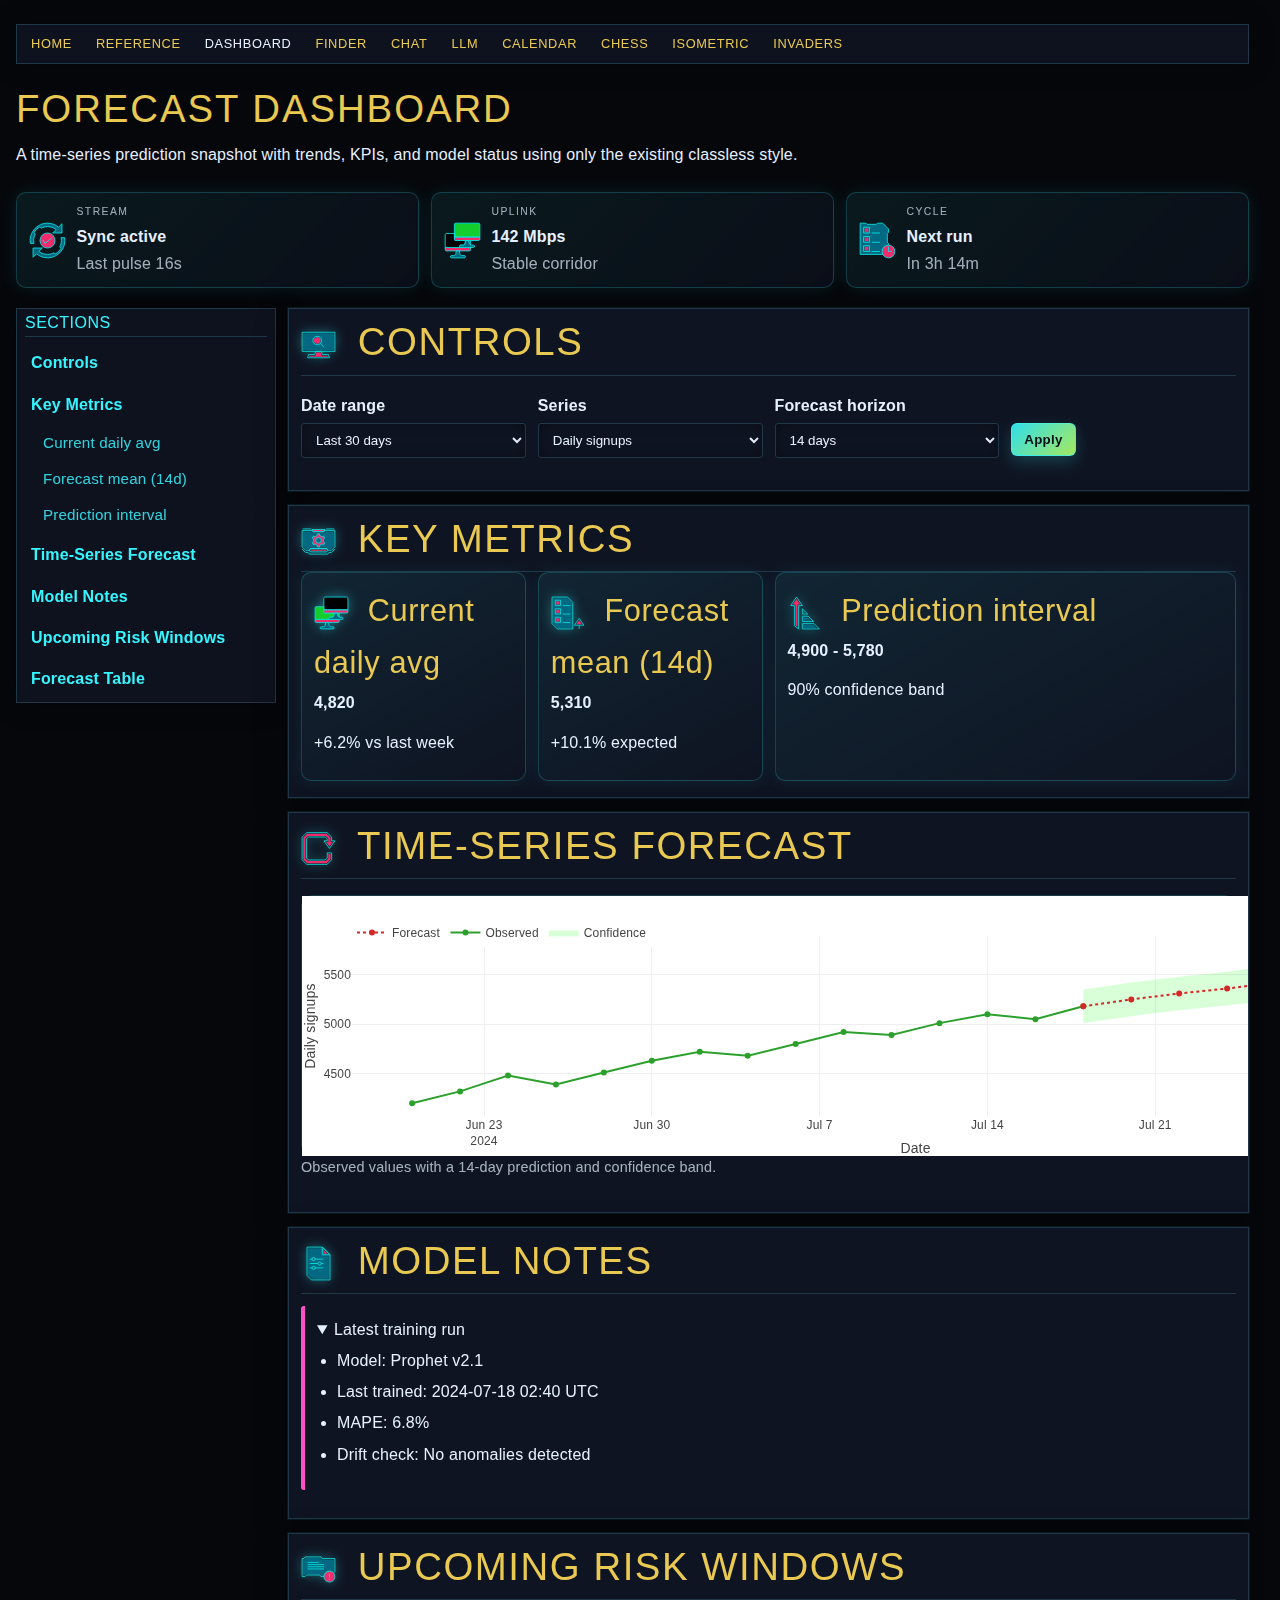
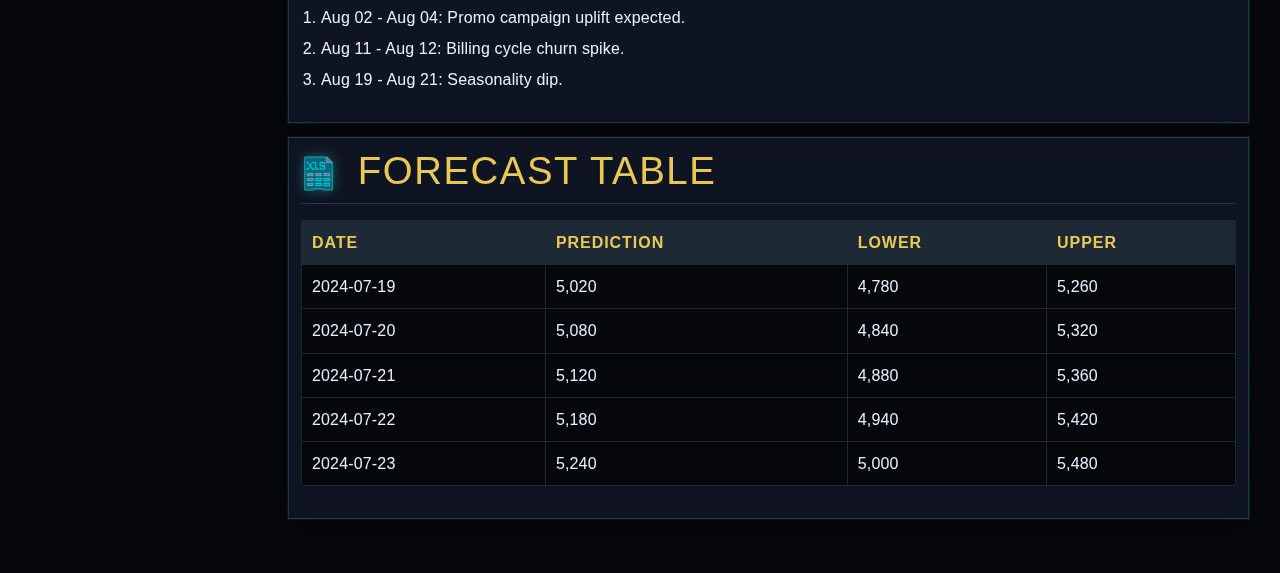
<file: dashboard.html>
<!DOCTYPE html>
<html lang="en">
	<head>
		<meta charset="utf-8" />
		<meta name="viewport" content="width=device-width, initial-scale=1" />
		<title>Futuris Dashboard</title>
		<link rel="stylesheet" href="css/futuris.css" />
	</head>
	<body>
		<header>
			<nav id="site-nav" aria-label="Pages"></nav>
			<h1>Forecast Dashboard</h1>
			<p>
				A time-series prediction snapshot with trends, KPIs, and model status
				using only the existing classless style.
			</p>
			<section aria-label="Status modules">
				<article>
					<span aria-hidden="true">
						<img src="icons/status-sync-synchronizing.svg" alt="" />
					</span>
					<div>
						<p>Stream</p>
						<p><strong>Sync active</strong></p>
						<p>Last pulse 16s</p>
					</div>
				</article>
				<article>
					<span aria-hidden="true">
						<img src="icons/status-network-transmit.svg" alt="" />
					</span>
					<div>
						<p>Uplink</p>
						<p><strong>142 Mbps</strong></p>
						<p>Stable corridor</p>
					</div>
				</article>
				<article>
					<span aria-hidden="true">
						<img src="icons/status-task-due.svg" alt="" />
					</span>
					<div>
						<p>Cycle</p>
						<p><strong>Next run</strong></p>
						<p>In 3h 14m</p>
					</div>
				</article>
			</section>
		</header>

		<div id="layout">
			<nav>
				<h2>Sections</h2>
				<ul id="toc"></ul>
			</nav>
			<main>
				<section>
					<h2>
						<img src="icons/action-system-search.svg" alt="" />
						Controls
					</h2>
					<form>
						<div class="row-4">
							<div>
								<label for="range">Date range</label>
								<select id="range" name="range">
									<option>Last 7 days</option>
									<option selected>Last 30 days</option>
									<option>Last 90 days</option>
								</select>
							</div>

							<div>
								<label for="series">Series</label>
								<select id="series" name="series">
									<option selected>Daily signups</option>
									<option>Revenue</option>
									<option>Churn rate</option>
								</select>
							</div>

							<div>
								<label for="horizon">Forecast horizon</label>
								<select id="horizon" name="horizon">
									<option>7 days</option>
									<option selected>14 days</option>
									<option>30 days</option>
								</select>
							</div>

							<div>
								<label>&nbsp;</label>
								<button type="button">Apply</button>
							</div>
						</div>
					</form>
				</section>

				<section>
					<h2>
						<img src="icons/application-utilities-system-monitor.svg" alt="" />
						Key Metrics
					</h2>
					<div class="row-4">
						<article>
							<h3>
								<img src="icons/status-network-receive.svg" alt="" />
								Current daily avg
							</h3>
							<p><strong>4,820</strong></p>
							<p>+6.2% vs last week</p>
						</article>
						<article>
							<h3>
								<img src="icons/action-go-up.svg" alt="" />
								Forecast mean (14d)
							</h3>
							<p><strong>5,310</strong></p>
							<p>+10.1% expected</p>
						</article>
						<article class="span-2">
							<h3>
								<img src="icons/action-view-sort-ascending.svg" alt="" />
								Prediction interval
							</h3>
							<p><strong>4,900 - 5,780</strong></p>
							<p>90% confidence band</p>
						</article>
					</div>
				</section>

				<section>
					<h2>
						<img src="icons/action-view-refresh.svg" alt="" />
						Time-Series Forecast
					</h2>
					<figure>
						<div id="forecast-chart" aria-label="Time-series forecast chart"></div>
						<figcaption>
							Observed values with a 14-day prediction and confidence band.
						</figcaption>
					</figure>
				</section>

				<section>
					<h2>
						<img src="icons/action-document-properties.svg" alt="" />
						Model Notes
					</h2>
					<details open>
						<summary>Latest training run</summary>
						<ul>
							<li>Model: Prophet v2.1</li>
							<li>Last trained: 2024-07-18 02:40 UTC</li>
							<li>MAPE: 6.8%</li>
							<li>Drift check: No anomalies detected</li>
						</ul>
					</details>
				</section>

				<section>
					<h2>
						<img src="icons/status-dialog-warning.svg" alt="" />
						Upcoming Risk Windows
					</h2>
					<ol>
						<li>Aug 02 - Aug 04: Promo campaign uplift expected.</li>
						<li>Aug 11 - Aug 12: Billing cycle churn spike.</li>
						<li>Aug 19 - Aug 21: Seasonality dip.</li>
					</ol>
				</section>

				<section>
					<h2>
						<img src="icons/mime-x-office-spreadsheet.svg" alt="" />
						Forecast Table
					</h2>
					<table>
						<thead>
							<tr>
								<th>Date</th>
								<th>Prediction</th>
								<th>Lower</th>
								<th>Upper</th>
							</tr>
						</thead>
						<tbody>
							<tr>
								<td>2024-07-19</td>
								<td>5,020</td>
								<td>4,780</td>
								<td>5,260</td>
							</tr>
							<tr>
								<td>2024-07-20</td>
								<td>5,080</td>
								<td>4,840</td>
								<td>5,320</td>
							</tr>
							<tr>
								<td>2024-07-21</td>
								<td>5,120</td>
								<td>4,880</td>
								<td>5,360</td>
							</tr>
							<tr>
								<td>2024-07-22</td>
								<td>5,180</td>
								<td>4,940</td>
								<td>5,420</td>
							</tr>
							<tr>
								<td>2024-07-23</td>
								<td>5,240</td>
								<td>5,000</td>
								<td>5,480</td>
							</tr>
						</tbody>
					</table>
				</section>
			</main>
		</div>

		<script src="https://cdn.plot.ly/plotly-2.30.0.min.js"></script>
		<script>
			(() => {
			const observedDates = [
				"2024-06-20",
				"2024-06-22",
				"2024-06-24",
				"2024-06-26",
				"2024-06-28",
				"2024-06-30",
				"2024-07-02",
				"2024-07-04",
				"2024-07-06",
				"2024-07-08",
				"2024-07-10",
				"2024-07-12",
				"2024-07-14",
				"2024-07-16",
				"2024-07-18"
			];
			const observedValues = [
				4200,
				4320,
				4480,
				4390,
				4510,
				4630,
				4720,
				4680,
				4800,
				4920,
				4890,
				5010,
				5100,
				5050,
				5180
			];
			const forecastDates = [
				"2024-07-18",
				"2024-07-20",
				"2024-07-22",
				"2024-07-24",
				"2024-07-26",
				"2024-07-28",
				"2024-07-30",
				"2024-08-01"
			];
			const forecastValues = [5180, 5250, 5310, 5360, 5420, 5490, 5550, 5620];
			const lowerBand = [5010, 5080, 5140, 5190, 5240, 5310, 5370, 5440];
			const upperBand = [5350, 5420, 5480, 5530, 5600, 5670, 5730, 5800];

			const observedTrace = {
				x: observedDates,
				y: observedValues,
				mode: "lines+markers",
				name: "Observed",
				line: { width: 2 }
			};
			const forecastTrace = {
				x: forecastDates,
				y: forecastValues,
				mode: "lines+markers",
				name: "Forecast",
				line: { width: 2, dash: "dot" }
			};
			const bandLower = {
				x: forecastDates,
				y: lowerBand,
				mode: "lines",
				line: { width: 0 },
				showlegend: false,
				hoverinfo: "skip"
			};
			const bandUpper = {
				x: forecastDates,
				y: upperBand,
				mode: "lines",
				fill: "tonexty",
				fillcolor: "rgba(0, 255, 0, 0.15)",
				line: { width: 0 },
				name: "Confidence",
				hoverinfo: "skip"
			};

			const layout = {
				margin: { t: 40, r: 30, b: 40, l: 50 },
				xaxis: { title: "Date" },
				yaxis: { title: "Daily signups" },
				legend: { orientation: "h", y: 1.1, x: 0 }
			};

			Plotly.newPlot(
				"forecast-chart",
				[bandLower, bandUpper, observedTrace, forecastTrace],
				layout,
				{ displayModeBar: false, responsive: true }
			);
			})();
		</script>
		<script src="js/futuris.js"></script>
	</body>
</html>
</file>
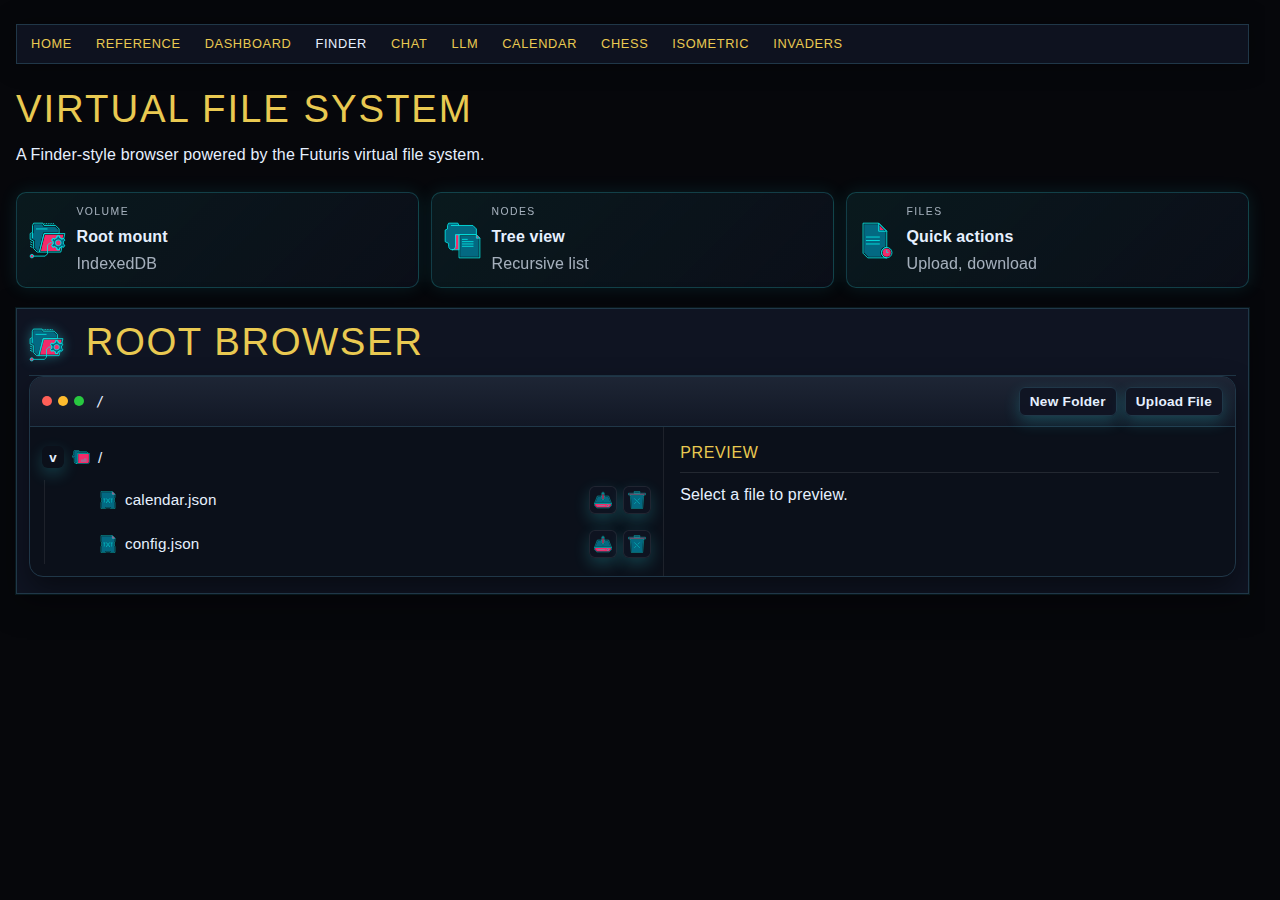
<file: finder.html>
<!DOCTYPE html>
<html lang="en">
	<head>
		<meta charset="utf-8" />
		<meta name="viewport" content="width=device-width, initial-scale=1" />
		<title>Futuris Finder</title>
		<link rel="stylesheet" href="css/futuris.css" />
	</head>
	<body>
		<header>
			<nav id="site-nav" aria-label="Pages"></nav>
			<h1>Virtual File System</h1>
			<p>
				A Finder-style browser powered by the Futuris virtual file system.
			</p>
			<section aria-label="Status modules">
				<article>
					<span aria-hidden="true">
						<img src="icons/application-system-file-manager.svg" alt="" />
					</span>
					<div>
						<p>Volume</p>
						<p><strong>Root mount</strong></p>
						<p>IndexedDB</p>
					</div>
				</article>
				<article>
					<span aria-hidden="true">
						<img src="icons/status-folder-open.svg" alt="" />
					</span>
					<div>
						<p>Nodes</p>
						<p><strong>Tree view</strong></p>
						<p>Recursive list</p>
					</div>
				</article>
				<article>
					<span aria-hidden="true">
						<img src="icons/action-document-open-recent.svg" alt="" />
					</span>
					<div>
						<p>Files</p>
						<p><strong>Quick actions</strong></p>
						<p>Upload, download</p>
					</div>
				</article>
			</section>
		</header>

		<div id="layout">
			<main>
				<section>
					<h2>
						<img src="icons/application-system-file-manager.svg" alt="" />
						Root Browser
					</h2>
					<div id="finder-window" aria-label="File system browser">
						<div id="finder-titlebar">
							<div id="finder-controls" aria-hidden="true">
								<span></span>
								<span></span>
								<span></span>
							</div>
							<div id="finder-path">/</div>
							<div id="finder-toolbar">
								<button type="button" id="finder-create-folder">New Folder</button>
								<button type="button" id="finder-upload-button">Upload File</button>
								<input type="file" id="finder-upload-input" />
							</div>
						</div>
						<div id="finder-body">
							<div>
								<ul id="finder-list" aria-label="Root contents"></ul>
								<p id="finder-empty">No files yet. Upload a file or create a folder.</p>
							</div>
							<div id="finder-preview">
								<h3 id="finder-preview-title">Preview</h3>
								<div id="finder-preview-body">
									<p>Select a .txt or .md file to preview.</p>
								</div>
							</div>
						</div>
					</div>
				</section>
			</main>
		</div>

		<script src="js/futuris.js"></script>
		<script src="js/vfs.js"></script>
		<script src="js/highlight.min.js"></script>
		<script src="js/finder.js"></script>
	</body>
</html>
</file>
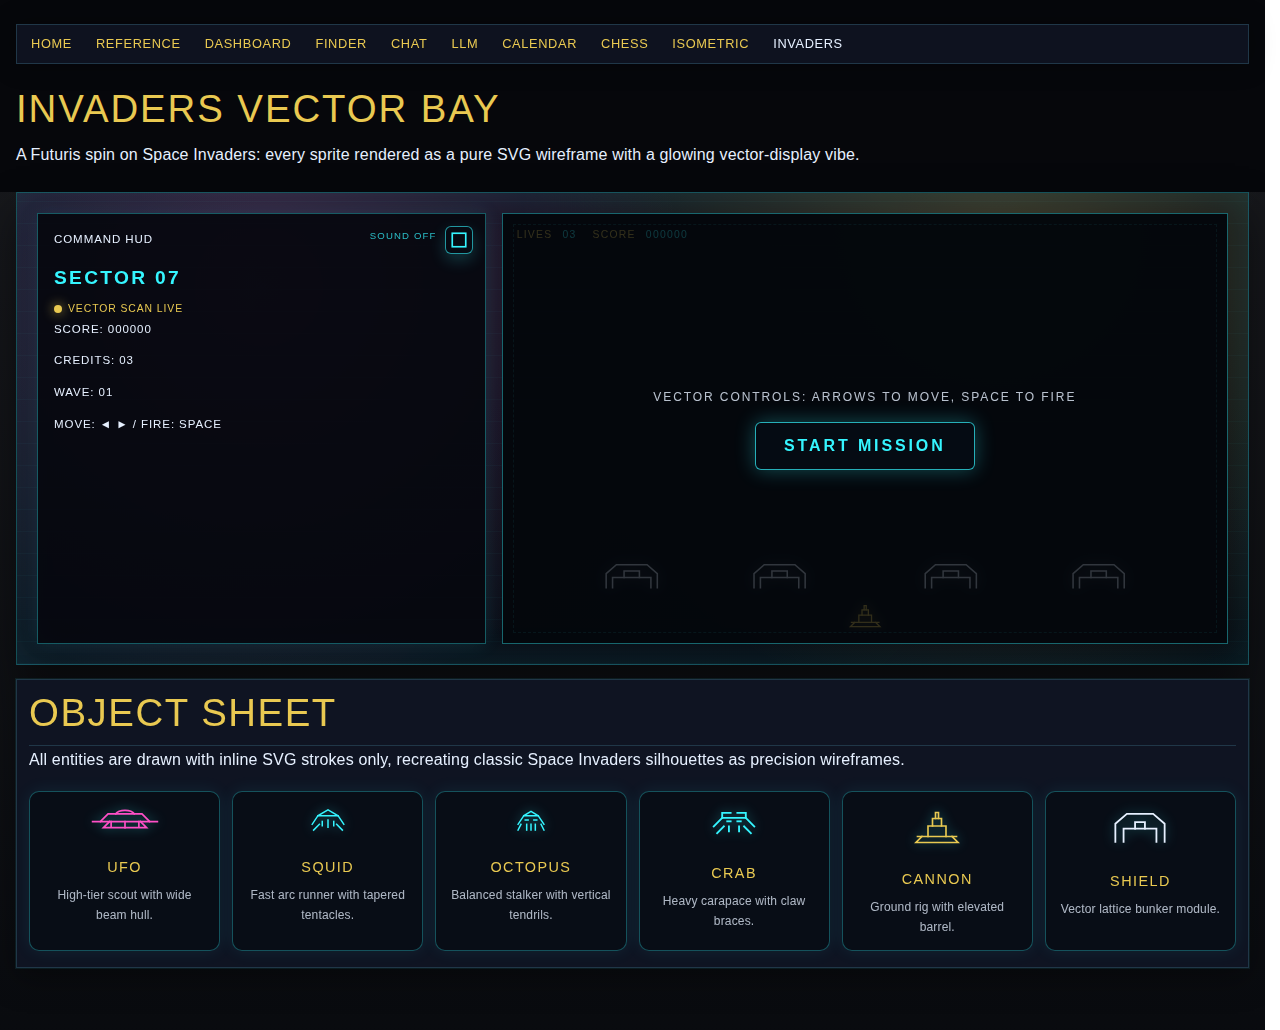
<file: invaders.html>
<!DOCTYPE html>
<html lang="en">
	<head>
		<meta charset="utf-8" />
		<meta name="viewport" content="width=device-width, initial-scale=1" />
		<title>Futuris Invaders</title>
		<link rel="stylesheet" href="css/futuris.css" />
		<style>
			body {
				background: radial-gradient(circle at top, rgba(53, 245, 255, 0.12), transparent 55%),
					linear-gradient(180deg, rgba(6, 7, 11, 0.92), rgba(4, 6, 10, 0.98));
			}

			main {
				padding: 0 16px 48px;
			}

			.invaders-hero {
				position: relative;
				border: 1px solid rgba(53, 245, 255, 0.3);
				background: linear-gradient(135deg, rgba(15, 20, 34, 0.92), rgba(7, 10, 16, 0.95));
				box-shadow: inset 0 0 40px rgba(53, 245, 255, 0.12), 0 20px 40px rgba(0, 0, 0, 0.45);
				padding: 20px;
				overflow: hidden;
			}

			.invaders-hero::before,
			.invaders-hero::after {
				content: "";
				position: absolute;
				inset: 0;
				pointer-events: none;
			}

			.invaders-hero::before {
				background: repeating-linear-gradient(
					0deg,
					rgba(53, 245, 255, 0.08) 0px,
					rgba(53, 245, 255, 0.08) 1px,
					transparent 1px,
					transparent 22px
				);
				opacity: 0.35;
			}

			.invaders-hero::after {
				background: radial-gradient(circle at 20% 20%, rgba(255, 79, 198, 0.18), transparent 40%),
					radial-gradient(circle at 80% 10%, rgba(233, 201, 81, 0.2), transparent 45%);
				mix-blend-mode: screen;
			}

			.hud-grid {
				display: grid;
				grid-template-columns: minmax(0, 1.05fr) minmax(0, 1.7fr);
				gap: 16px;
				position: relative;
				z-index: 1;
			}

			.hud-panel {
				border: 1px solid rgba(53, 245, 255, 0.35);
				background: rgba(5, 8, 14, 0.9);
				padding: 16px;
				box-shadow: 0 0 18px rgba(53, 245, 255, 0.12);
				text-transform: uppercase;
				letter-spacing: 0.08em;
				font-size: 0.72rem;
				position: relative;
			}

			.hud-panel .hud-sound {
				position: absolute;
				top: 12px;
				right: 12px;
				margin: 0;
				padding: 4px;
				border: 1px solid rgba(53, 245, 255, 0.6);
				background: rgba(7, 12, 20, 0.85);
				color: var(--color-primary);
				cursor: pointer;
				z-index: 2;
				width: 28px;
				height: 28px;
				display: grid;
				place-items: center;
			}

			.hud-panel .hud-sound:hover {
				border-color: var(--color-accent-detail);
				color: var(--color-accent-detail);
			}

			.hud-panel .hud-sound svg {
				width: 18px;
				height: 18px;
				stroke: currentColor;
				fill: none;
				stroke-width: 2.2;
				stroke-linecap: square;
				stroke-linejoin: miter;
			}

			.hud-panel .hud-sound line {
				opacity: 0;
			}

			.hud-panel .hud-sound[aria-pressed="true"] line {
				opacity: 1;
			}

			.hud-sound-label {
				position: absolute;
				top: 14px;
				right: 48px;
				font-size: 0.6rem;
				letter-spacing: 0.12em;
				color: var(--color-primary);
				opacity: 0.75;
			}

			.hud-panel strong {
				display: block;
				font-size: 1.2rem;
				letter-spacing: 0.12em;
				color: var(--color-primary);
				margin-top: 8px;
			}

			.hud-panel .pulse {
				display: inline-flex;
				align-items: center;
				gap: 6px;
				margin-top: 6px;
				font-size: 0.65rem;
				color: var(--color-amber);
			}

			.pulse span {
				width: 8px;
				height: 8px;
				border-radius: 50%;
				background: var(--color-amber);
				box-shadow: 0 0 12px rgba(233, 201, 81, 0.8);
				animation: blink 1.2s ease-in-out infinite;
			}

			@keyframes blink {
				0%,
				100% {
					opacity: 0.35;
				}
				50% {
					opacity: 1;
				}
			}

			.playfield {
				border: 1px solid rgba(53, 245, 255, 0.4);
				background: rgba(4, 7, 12, 0.9);
				padding: 12px;
				min-height: 360px;
				position: relative;
			}

			.playfield svg {
				width: 100%;
				height: 100%;
				display: block;
			}

			.playfield::before {
				content: "";
				position: absolute;
				inset: 10px;
				border: 1px dashed rgba(53, 245, 255, 0.3);
				pointer-events: none;
			}

			.playfield-hud {
				position: absolute;
				top: 12px;
				left: 14px;
				display: flex;
				gap: 16px;
				align-items: center;
				text-transform: uppercase;
				letter-spacing: 0.12em;
				font-size: 0.65rem;
				color: var(--color-amber);
				z-index: 2;
			}

			.playfield-hud span {
				color: var(--color-primary);
				margin-left: 6px;
			}

			.playfield-overlay {
				position: absolute;
				inset: 0;
				display: flex;
				flex-direction: column;
				align-items: center;
				justify-content: center;
				gap: 14px;
				background: rgba(4, 7, 12, 0.8);
				text-transform: uppercase;
				letter-spacing: 0.12em;
				z-index: 2;
			}

			.playfield-overlay.hidden {
				display: none;
			}

			.playfield-overlay p {
				margin: 0;
				font-size: 0.75rem;
				opacity: 0.8;
			}

			#start-btn {
				font-family: var(--font-display);
				font-size: 1rem;
				padding: 14px 28px;
				border: 1px solid rgba(53, 245, 255, 0.7);
				background: rgba(5, 12, 20, 0.9);
				color: var(--color-primary);
				text-transform: uppercase;
				letter-spacing: 0.18em;
				box-shadow: 0 0 20px rgba(53, 245, 255, 0.3);
				cursor: pointer;
			}

			#start-btn:hover {
				border-color: var(--color-accent-detail);
				color: var(--color-accent-detail);
				box-shadow: 0 0 24px rgba(255, 79, 198, 0.4);
			}

			.vector-icon {
				width: 54px;
				height: 38px;
				stroke: var(--color-primary);
				fill: none;
				stroke-width: 2.2;
				stroke-linecap: square;
				stroke-linejoin: miter;
				filter: drop-shadow(0 0 6px rgba(53, 245, 255, 0.4));
			}

			.vector-icon.small {
				width: 46px;
				height: 32px;
				stroke-width: 2.1;
			}

			.vector-icon.ufo {
				width: 74px;
				height: 32px;
				stroke: var(--color-accent-detail);
			}

			.vector-icon.cannon {
				width: 72px;
				height: 44px;
				stroke: var(--color-amber);
			}

			.vector-icon.shield {
				width: 70px;
				height: 46px;
				stroke: var(--color-foreground);
			}

			.ufo-rotate {
				transform-origin: center;
				transform-box: fill-box;
				animation: ufo-spin 6s linear infinite;
			}

			.cannon-rotate {
				transform-origin: center;
				transform-box: fill-box;
				animation: cannon-sway 2.2s ease-in-out infinite;
			}

			.explosion-line {
				stroke-width: 3;
				stroke-linecap: square;
				fill: none;
			}

			@keyframes ufo-spin {
				0% {
					transform: rotate(0deg);
				}
				50% {
					transform: rotate(6deg);
				}
				100% {
					transform: rotate(0deg);
				}
			}

			@keyframes cannon-sway {
				0%,
				100% {
					transform: rotate(-3deg);
				}
				50% {
					transform: rotate(3deg);
				}
			}

			.dossier {
				display: grid;
				grid-template-columns: repeat(auto-fit, minmax(160px, 1fr));
				gap: 12px;
				margin-top: 18px;
			}

			.dossier article {
				border: 1px solid rgba(53, 245, 255, 0.3);
				background: rgba(8, 12, 20, 0.88);
				padding: 12px;
				text-align: center;
			}

			.dossier h3 {
				margin: 10px 0 6px;
				font-size: 0.9rem;
				text-transform: uppercase;
				letter-spacing: 0.1em;
			}

			.dossier p {
				margin: 0;
				font-size: 0.75rem;
				opacity: 0.75;
			}

			@media (max-width: 900px) {
				.hud-grid {
					grid-template-columns: 1fr;
				}

				.playfield {
					min-height: 320px;
				}
			}
		</style>
	</head>
	<body>
		<header>
			<nav id="site-nav" aria-label="Pages"></nav>
			<h1>Invaders Vector Bay</h1>
			<p>
				A Futuris spin on Space Invaders: every sprite rendered as a pure
				SVG wireframe with a glowing vector-display vibe.
			</p>
		</header>

		<main>
			<section class="invaders-hero">
				<div class="hud-grid">
					<div class="hud-panel">
						<p>Command HUD</p>
						<button
							id="sound-toggle"
							class="hud-sound"
							type="button"
							aria-pressed="false"
							aria-label="Toggle sound"
							tabindex="-1"
						>
							<svg viewBox="0 0 24 24" aria-hidden="true">
								<rect x="3" y="3" width="18" height="18" />
								<line x1="7" y1="7" x2="17" y2="17" />
								<line x1="17" y1="7" x2="7" y2="17" />
							</svg>
						</button>
						<span id="sound-label" class="hud-sound-label">Sound Off</span>
						<strong>Sector 07</strong>
						<div class="pulse"><span></span>Vector scan live</div>
						<p>Score: <span id="score">000000</span></p>
						<p>Credits: <span id="lives">03</span></p>
						<p>Wave: <span id="wave">01</span></p>
						<p>Move: ◄ ► / Fire: Space</p>
						<div id="hud-messages" aria-live="polite"></div>
					</div>
					<div class="playfield" aria-label="Vector playfield">
						<div class="playfield-hud" aria-label="Game status">
							<div>Lives <span id="lives-live">03</span></div>
							<div>Score <span id="score-live">000000</span></div>
						</div>
						<div class="playfield-overlay" id="start-overlay">
							<p>Vector controls: arrows to move, space to fire</p>
							<button id="start-btn" type="button">Start Mission</button>
						</div>
						<svg id="invaders-svg" viewBox="0 0 900 520" role="img" aria-label="Space Invaders playfield">
							<defs>
								<symbol id="alien-ufo" viewBox="0 0 96 40">
									<path d="M6 22H90" />
									<path d="M16 22L26 12H70L80 22" />
									<path d="M36 12C40 6 56 6 60 12" />
									<path d="M28 22L20 30H76L68 22" />
									<path d="M30 22V28" />
									<path d="M48 22V30" />
									<path d="M66 22V28" />
								</symbol>
								<symbol id="alien-squid" viewBox="0 0 64 40">
									<path d="M10 26L18 14H46L54 26" />
									<path d="M18 14L32 6L46 14" />
									<path d="M24 22V28" />
									<path d="M32 20V30" />
									<path d="M40 22V28" />
									<path d="M20 26L12 34" />
									<path d="M44 26L52 34" />
								</symbol>
								<symbol id="alien-squid-alt" viewBox="0 0 64 40">
									<path d="M10 25L18 13H46L54 25" />
									<path d="M18 13L32 7L46 13" />
									<path d="M22 22V30" />
									<path d="M32 20V32" />
									<path d="M42 22V30" />
									<path d="M18 26L10 34" />
									<path d="M46 26L54 34" />
								</symbol>
								<symbol id="alien-octopus" viewBox="0 0 64 40">
									<path d="M14 26L22 14H42L50 26" />
									<path d="M22 14L32 8L42 14" />
									<path d="M24 20H28" />
									<path d="M36 20H40" />
									<path d="M18 26L14 34" />
									<path d="M26 26V34" />
									<path d="M32 26V34" />
									<path d="M38 26V34" />
									<path d="M46 26L50 34" />
								</symbol>
								<symbol id="alien-octopus-alt" viewBox="0 0 64 40">
									<path d="M14 25L22 13H42L50 25" />
									<path d="M22 13L32 7L42 13" />
									<path d="M22 20H26" />
									<path d="M38 20H42" />
									<path d="M16 26L12 34" />
									<path d="M24 26V35" />
									<path d="M32 26V36" />
									<path d="M40 26V35" />
									<path d="M48 26L52 34" />
								</symbol>
								<symbol id="alien-crab" viewBox="0 0 64 40">
									<path d="M8 24L18 14H46L56 24" />
									<path d="M18 14L18 8H28" />
									<path d="M46 14L46 8H36" />
									<path d="M20 24L12 32" />
									<path d="M44 24L52 32" />
									<path d="M26 24V30" />
									<path d="M38 24V30" />
									<path d="M24 18H28" />
									<path d="M36 18H40" />
								</symbol>
								<symbol id="alien-crab-alt" viewBox="0 0 64 40">
									<path d="M8 24L18 13H46L56 24" />
									<path d="M18 13L16 6H28" />
									<path d="M46 13L48 6H36" />
									<path d="M18 24L10 32" />
									<path d="M46 24L54 32" />
									<path d="M26 24V32" />
									<path d="M38 24V32" />
									<path d="M22 18H26" />
									<path d="M38 18H42" />
								</symbol>
								<symbol id="cannon" viewBox="0 0 96 56">
									<path d="M22 42H74" />
									<path d="M36 42V28H60V42" />
									<path d="M42 28V18H54V28" />
									<path d="M46 18V10H50V18" />
									<path d="M28 42L20 50H76L68 42" />
								</symbol>
								<symbol id="shield" viewBox="0 0 80 56">
									<path d="M10 46V24L24 12H56L70 24V46" />
									<path d="M20 46V30H60V46" />
									<path d="M34 30V22H46V30" />
								</symbol>
								<symbol id="shield-full" viewBox="0 0 96 56">
									<path d="M8 46V24L24 10H72L88 24V46" />
									<path d="M18 46V30H78V46" />
									<path d="M36 30V20H60V30" />
								</symbol>
								<symbol id="shield-mid" viewBox="0 0 96 56">
									<path d="M10 46V26L24 12H72L86 26V46" />
									<path d="M20 46V32H76V46" />
									<path d="M36 32V22H48" />
									<path d="M56 22H60V32" />
									<path d="M28 26H32" />
									<path d="M64 26H68" />
								</symbol>
								<symbol id="shield-low" viewBox="0 0 96 56">
									<path d="M12 46V28L26 16H70L84 28V46" />
									<path d="M24 46V34H72V46" />
									<path d="M40 34V26H50" />
									<path d="M58 26H60V34" />
									<path d="M30 30L26 36" />
									<path d="M66 30L70 36" />
								</symbol>
								<symbol id="shield-critical" viewBox="0 0 96 56">
									<path d="M16 46V32L30 22H66L80 32V46" />
									<path d="M30 46V38H66V46" />
									<path d="M42 38V32H46" />
									<path d="M52 32H54V38" />
									<path d="M24 34L18 40" />
									<path d="M72 34L78 40" />
								</symbol>
							</defs>
							<rect x="6" y="6" width="888" height="508" rx="6" ry="6" opacity="0" />
							<g id="ufo-lane"></g>
							<g id="alien-fleet"></g>
							<g id="shield-line"></g>
							<g id="cannon-rig"></g>
							<g id="shots"></g>
							<g id="explosions"></g>
						</svg>
					</div>
				</div>
			</section>

			<section>
				<h2>Object Sheet</h2>
				<p>
					All entities are drawn with inline SVG strokes only, recreating classic
					Space Invaders silhouettes as precision wireframes.
				</p>
				<div class="dossier">
					<article>
						<svg class="vector-icon ufo" viewBox="0 0 96 40" role="img" aria-label="UFO">
							<path d="M6 22H90" />
							<path d="M16 22L26 12H70L80 22" />
							<path d="M36 12C40 6 56 6 60 12" />
							<path d="M28 22L20 30H76L68 22" />
							<path d="M30 22V28" />
							<path d="M48 22V30" />
							<path d="M66 22V28" />
						</svg>
						<h3>UFO</h3>
						<p>High-tier scout with wide beam hull.</p>
					</article>
					<article>
						<svg class="vector-icon small" viewBox="0 0 64 40" role="img" aria-label="Squid">
							<path d="M10 26L18 14H46L54 26" />
							<path d="M18 14L32 6L46 14" />
							<path d="M24 22V28" />
							<path d="M32 20V30" />
							<path d="M40 22V28" />
							<path d="M20 26L12 34" />
							<path d="M44 26L52 34" />
						</svg>
						<h3>Squid</h3>
						<p>Fast arc runner with tapered tentacles.</p>
					</article>
					<article>
						<svg class="vector-icon small" viewBox="0 0 64 40" role="img" aria-label="Octopus">
							<path d="M14 26L22 14H42L50 26" />
							<path d="M22 14L32 8L42 14" />
							<path d="M24 20H28" />
							<path d="M36 20H40" />
							<path d="M18 26L14 34" />
							<path d="M26 26V34" />
							<path d="M32 26V34" />
							<path d="M38 26V34" />
							<path d="M46 26L50 34" />
						</svg>
						<h3>Octopus</h3>
						<p>Balanced stalker with vertical tendrils.</p>
					</article>
					<article>
						<svg class="vector-icon" viewBox="0 0 64 40" role="img" aria-label="Crab">
							<path d="M8 24L18 14H46L56 24" />
							<path d="M18 14L18 8H28" />
							<path d="M46 14L46 8H36" />
							<path d="M20 24L12 32" />
							<path d="M44 24L52 32" />
							<path d="M26 24V30" />
							<path d="M38 24V30" />
							<path d="M24 18H28" />
							<path d="M36 18H40" />
						</svg>
						<h3>Crab</h3>
						<p>Heavy carapace with claw braces.</p>
					</article>
					<article>
						<svg class="vector-icon cannon" viewBox="0 0 96 56" role="img" aria-label="Cannon">
							<path d="M22 42H74" />
							<path d="M36 42V28H60V42" />
							<path d="M42 28V18H54V28" />
							<path d="M46 18V10H50V18" />
							<path d="M28 42L20 50H76L68 42" />
						</svg>
						<h3>Cannon</h3>
						<p>Ground rig with elevated barrel.</p>
					</article>
					<article>
						<svg class="vector-icon shield" viewBox="0 0 80 56" role="img" aria-label="Shield">
							<path d="M10 46V24L24 12H56L70 24V46" />
							<path d="M20 46V30H60V46" />
							<path d="M34 30V22H46V30" />
						</svg>
						<h3>Shield</h3>
						<p>Vector lattice bunker module.</p>
					</article>
				</div>
			</section>
		</main>

		<script src="js/futuris.js"></script>
		<script>
			(() => {
				const svg = document.getElementById("invaders-svg");
				if (!svg) return;

				const overlay = document.getElementById("start-overlay");
				const startBtn = document.getElementById("start-btn");
				const overlayMessage = overlay ? overlay.querySelector("p") : null;
				const scoreEl = document.getElementById("score");
				const livesEl = document.getElementById("lives");
				const waveEl = document.getElementById("wave");
				const scoreLiveEl = document.getElementById("score-live");
				const livesLiveEl = document.getElementById("lives-live");
				const hudMessages = document.getElementById("hud-messages");
				const soundToggle = document.getElementById("sound-toggle");
				const soundLabel = document.getElementById("sound-label");

				const ufoLane = document.getElementById("ufo-lane");
				const alienFleet = document.getElementById("alien-fleet");
				const shieldLine = document.getElementById("shield-line");
				const cannonRig = document.getElementById("cannon-rig");
				const shots = document.getElementById("shots");
				const explosions = document.getElementById("explosions");

				const svgNS = "http://www.w3.org/2000/svg";
				const width = 900;
				const height = 520;

				const sizes = {
					ufo: { w: 84, h: 26 },
					squid: { w: 48, h: 32 },
					octopus: { w: 50, h: 34 },
					crab: { w: 52, h: 34 },
					cannon: { w: 72, h: 38 },
					shield: { w: 86, h: 46 }
				};

				const state = {
					running: false,
					score: 0,
					lives: 3,
					wave: 1,
					keys: { left: false, right: false },
					cooldown: 0,
					alienCooldown: 0,
					gameOverAt: 0,
					gameOverPending: false,
					frameTimer: 0,
					frameToggle: false,
					spawnActive: false,
					spawnElapsed: 0,
					messageTimer: 0,
					messageIndex: 0,
					audioOn: false,
					audioCtx: null,
					lastTime: 0,
					direction: 1,
					stepDown: 22,
					fleetSpeed: 22,
					aliens: [],
					bullets: [],
					alienBullets: [],
					ufo: null,
					cannon: { x: width / 2, y: height - 20 },
					shields: [],
					explosions: []
				};

				const padScore = (value) => value.toString().padStart(6, "0");

				const updateHud = () => {
					if (scoreEl) scoreEl.textContent = padScore(state.score);
					if (livesEl) livesEl.textContent = state.lives.toString().padStart(2, "0");
					if (waveEl) waveEl.textContent = state.wave.toString().padStart(2, "0");
					if (scoreLiveEl) scoreLiveEl.textContent = padScore(state.score);
					if (livesLiveEl) livesLiveEl.textContent = state.lives.toString().padStart(2, "0");
				};

				const missionStatements = [
					"Vector uplink stable.",
					"Telemetry sweep complete.",
					"Aux grid: nominal.",
					"Threat cadence mapped.",
					"Target lattice engaged.",
					"Signal phase aligned.",
					"Defense matrix green.",
					"Anomaly drift corrected.",
					"Pulse envelope locked.",
					"Coil sync verified."
				];

				const updateHudMessage = (dt) => {
					if (!hudMessages) return;
					state.messageTimer += dt;
					if (state.messageTimer < 3.2) return;
					state.messageTimer = 0;
					state.messageIndex = (state.messageIndex + 1) % missionStatements.length;
					hudMessages.textContent = missionStatements[state.messageIndex];
				};

				const ensureAudio = () => {
					if (state.audioCtx) return state.audioCtx;
					const ctx = new (window.AudioContext || window.webkitAudioContext)();
					state.audioCtx = ctx;
					return ctx;
				};

				const playTone = (frequency, duration, type = "square", gainValue = 0.08) => {
					if (!state.audioOn) return;
					const ctx = ensureAudio();
					const now = ctx.currentTime;
					const osc = ctx.createOscillator();
					const gain = ctx.createGain();
					osc.type = type;
					osc.frequency.setValueAtTime(frequency, now);
					gain.gain.setValueAtTime(gainValue, now);
					gain.gain.exponentialRampToValueAtTime(0.001, now + duration);
					osc.connect(gain).connect(ctx.destination);
					osc.start(now);
					osc.stop(now + duration);
				};

				const playNoiseHit = (duration = 0.2) => {
					if (!state.audioOn) return;
					const ctx = ensureAudio();
					const now = ctx.currentTime;
					const buffer = ctx.createBuffer(1, ctx.sampleRate * duration, ctx.sampleRate);
					const data = buffer.getChannelData(0);
					for (let i = 0; i < data.length; i += 1) {
						data[i] = (Math.random() * 2 - 1) * (1 - i / data.length);
					}
					const source = ctx.createBufferSource();
					const filter = ctx.createBiquadFilter();
					filter.type = "highpass";
					filter.frequency.setValueAtTime(600, now);
					source.buffer = buffer;
					source.connect(filter).connect(ctx.destination);
					source.start(now);
				};

				const toggleSound = () => {
					state.audioOn = !state.audioOn;
					if (soundToggle) {
						soundToggle.setAttribute("aria-pressed", state.audioOn ? "true" : "false");
					}
					if (soundLabel) {
						soundLabel.textContent = state.audioOn ? "Sound On" : "Sound Off";
					}
					if (state.audioOn) {
						ensureAudio().resume();
					}
					if (soundToggle) {
						soundToggle.blur();
					}
				};

				const clearGroup = (group) => {
					while (group.firstChild) {
						group.removeChild(group.firstChild);
					}
				};

				const createUse = (id, size, stroke, glow) => {
					const use = document.createElementNS(svgNS, "use");
					use.setAttribute("href", `#${id}`);
					use.setAttribute("width", size.w);
					use.setAttribute("height", size.h);
					use.setAttribute("x", (-size.w / 2).toString());
					use.setAttribute("y", (-size.h / 2).toString());
					use.setAttribute("fill", "none");
					use.setAttribute("stroke-width", "2.4");
					use.setAttribute("stroke-linecap", "square");
					use.setAttribute("stroke-linejoin", "miter");
					use.style.stroke = stroke;
					if (glow) {
						use.style.filter = `drop-shadow(0 0 8px ${glow})`;
					}
					return use;
				};

				const setTransform = (node, x, y) => {
					node.setAttribute("transform", `translate(${x} ${y})`);
				};

				const easeOut = (t) => 1 - Math.pow(1 - t, 3);

				const spawnFleet = () => {
					clearGroup(alienFleet);
					state.aliens = [];
					state.direction = 1;
					state.spawnActive = true;
					state.spawnElapsed = 0;

					const cols = 11;
					const rows = 5;
					const spacingX = 60;
					const spacingY = 58;
					const startX = 100;
					const startY = 90;

					for (let row = 0; row < rows; row += 1) {
						let type = "crab";
						if (row <= 1) {
							type = "squid";
						} else if (row === 2) {
							type = "octopus";
						}
						for (let col = 0; col < cols; col += 1) {
							const x = startX + col * spacingX;
							const y = startY + row * spacingY;
							const group = document.createElementNS(svgNS, "g");
							const size = sizes[type];
							const stroke = "var(--color-primary)";
							const glow = "rgba(53, 245, 255, 0.6)";
							const baseId = `alien-${type}`;
							const altId = `alien-${type}-alt`;
							const use = createUse(baseId, size, stroke, glow);
							group.appendChild(use);

							let startPos = { x, y };
							let spawnStyle = "jitter";
							if (type === "squid") {
								const fromLeft = col % 2 === 0;
								startPos = {
									x: fromLeft ? -80 - col * 12 : width + 80 + col * 12,
									y
								};
								spawnStyle = "line";
							} else if (type === "octopus") {
								startPos = {
									x: width / 2 + (col - cols / 2) * 18,
									y: -80 - row * 20
								};
								spawnStyle = "curve";
							} else {
								startPos = {
									x: Math.random() * width,
									y: Math.random() * (height * 0.6)
								};
								spawnStyle = "jitter";
							}

							setTransform(group, startPos.x, startPos.y);
							alienFleet.appendChild(group);
							state.aliens.push({
								node: group,
								use,
								x: startPos.x,
								y: startPos.y,
								targetX: x,
								targetY: y,
								type,
								baseId,
								altId,
								spawnStyle,
								spin: Math.random() * Math.PI * 2,
								w: size.w,
								h: size.h
							});
						}
					}
				};

				const spawnUfo = () => {
					clearGroup(ufoLane);
					const group = document.createElementNS(svgNS, "g");
					const inner = document.createElementNS(svgNS, "g");
					inner.classList.add("ufo-rotate");
					const size = sizes.ufo;
					const use = createUse(
						"alien-ufo",
						size,
						"var(--color-accent-detail)",
						"rgba(255, 79, 198, 0.7)"
					);
					inner.appendChild(use);
					group.appendChild(inner);
					setTransform(group, -size.w, 56);
					ufoLane.appendChild(group);
					state.ufo = { node: group, x: -size.w, y: 56, w: size.w, h: size.h, speed: 60 };
				};

				const spawnShields = () => {
					clearGroup(shieldLine);
					state.shields = [];
					const positions = [150, 340, 560, 750];
					positions.forEach((x) => {
						const group = document.createElementNS(svgNS, "g");
						const size = sizes.shield;
						const use = createUse(
							"shield-full",
							size,
							"var(--color-foreground)",
							"rgba(230, 240, 255, 0.4)"
						);
						group.appendChild(use);
						setTransform(group, x, height - 70);
						shieldLine.appendChild(group);
						state.shields.push({
							node: group,
							use,
							x,
							y: height - 70,
							w: size.w,
							h: size.h,
							hp: 4
						});
					});
				};

				const spawnCannon = () => {
					clearGroup(cannonRig);
					const group = document.createElementNS(svgNS, "g");
					const inner = document.createElementNS(svgNS, "g");
					inner.classList.add("cannon-rotate");
					const size = sizes.cannon;
					const use = createUse("cannon", size, "var(--color-amber)", "rgba(233, 201, 81, 0.6)");
					inner.appendChild(use);
					group.appendChild(inner);
					state.cannon = { x: width / 2, y: height - 20, w: size.w, h: size.h, node: group };
					setTransform(group, state.cannon.x, state.cannon.y);
					cannonRig.appendChild(group);
				};

				const resetBullets = () => {
					state.bullets = [];
					state.alienBullets = [];
					clearGroup(shots);
				};

				const resetExplosions = () => {
					state.explosions = [];
					if (explosions) clearGroup(explosions);
				};

				const shoot = () => {
					if (state.cooldown > 0) return;
					state.cooldown = 0.35;
					playTone(880, 0.08, "square", 0.05);
					const bullet = document.createElementNS(svgNS, "line");
					bullet.setAttribute("stroke-width", "3");
					bullet.setAttribute("stroke-linecap", "square");
					bullet.style.stroke = "var(--color-amber)";
					bullet.style.filter = "drop-shadow(0 0 6px rgba(233, 201, 81, 0.7))";
					const x = state.cannon.x;
					const y = state.cannon.y - 12;
					bullet.setAttribute("x1", x.toString());
					bullet.setAttribute("x2", x.toString());
					bullet.setAttribute("y1", y.toString());
					bullet.setAttribute("y2", (y - 14).toString());
					shots.appendChild(bullet);
					state.bullets.push({ node: bullet, x, y, speed: 420 });
				};

				const isHit = (bullet, target) => {
					const left = target.x - target.w / 2;
					const right = target.x + target.w / 2;
					const top = target.y - target.h / 2;
					const bottom = target.y + target.h / 2;
					return bullet.x >= left && bullet.x <= right && bullet.y <= bottom && bullet.y >= top;
				};

				const damageShield = (shield) => {
					shield.hp -= 1;
					if (shield.use) {
						if (shield.hp === 3) {
							shield.use.setAttribute("href", "#shield-mid");
						} else if (shield.hp === 2) {
							shield.use.setAttribute("href", "#shield-low");
						} else if (shield.hp === 1) {
							shield.use.setAttribute("href", "#shield-critical");
						}
					}
					const opacity = Math.max(0.15, shield.hp / 4);
					shield.node.style.opacity = opacity.toString();
					shield.node.style.filter = `drop-shadow(0 0 12px rgba(230, 240, 255, ${0.15 + opacity * 0.45}))`;
					if (shield.hp <= 0) {
						shield.node.remove();
						shield.node = null;
					}
				};

				const spawnExplosion = (x, y, color, glow, radius = 18, duration = 0.6) => {
					if (!explosions) return;
					const group = document.createElementNS(svgNS, "g");
					const count = 22;
					const particles = [];
					for (let i = 0; i < count; i += 1) {
						const angle = Math.random() * Math.PI * 2;
						const speed = 120 + Math.random() * 220;
						const length = 6 + Math.random() * 14;
						const line = document.createElementNS(svgNS, "line");
						line.setAttribute("class", "explosion-line");
						line.style.stroke = color;
						line.style.strokeWidth = (2 + Math.random() * 2).toFixed(1);
						if (glow) {
							line.style.filter = `drop-shadow(0 0 8px ${glow})`;
						}
						group.appendChild(line);
						particles.push({
							line,
							x,
							y,
							vx: Math.cos(angle) * speed,
							vy: Math.sin(angle) * speed,
							length,
							angle
						});
					}
					group.setAttribute("opacity", "1");
					explosions.appendChild(group);
					state.explosions.push({ node: group, particles, age: 0, duration, radius, kind: "burst" });
				};

				const spawnShockwave = (x, y, color) => {
					if (!explosions) return;
					const circle = document.createElementNS(svgNS, "circle");
					circle.setAttribute("cx", x.toFixed(1));
					circle.setAttribute("cy", y.toFixed(1));
					circle.setAttribute("r", "4");
					circle.setAttribute("fill", "none");
					circle.setAttribute("stroke", color);
					circle.setAttribute("stroke-width", "2.4");
					circle.style.filter = "drop-shadow(0 0 8px rgba(255, 79, 198, 0.7))";
					explosions.appendChild(circle);
					state.explosions.push({ node: circle, age: 0, duration: 0.7, kind: "shockwave" });
				};

				const updateSpawn = (dt) => {
					if (!state.spawnActive) return;
					state.spawnElapsed += dt;
					const duration = 1.8;
					const t = Math.min(state.spawnElapsed / duration, 1);
					const eased = easeOut(t);

					state.aliens.forEach((alien, index) => {
						if (alien.spawnStyle === "line") {
							alien.x = alien.x + (alien.targetX - alien.x) * eased;
							alien.y = alien.targetY;
						} else if (alien.spawnStyle === "curve") {
							const curve = Math.sin(t * Math.PI) * 40;
							const drift = Math.cos(t * Math.PI * 2 + alien.spin) * 20;
							alien.x = alien.targetX + drift * (1 - t);
							alien.y = alien.targetY - curve * (1 - t);
						} else {
							const jitter = (1 - t) * 14;
							alien.x =
								alien.targetX +
								(Math.random() - 0.5) * jitter +
								(alien.x - alien.targetX) * (1 - t);
							alien.y =
								alien.targetY +
								(Math.random() - 0.5) * jitter +
								(alien.y - alien.targetY) * (1 - t);
						}
						setTransform(alien.node, alien.x, alien.y);
					});

					if (t >= 1) {
						state.spawnActive = false;
						state.aliens.forEach((alien) => {
							alien.x = alien.targetX;
							alien.y = alien.targetY;
							setTransform(alien.node, alien.x, alien.y);
						});
					}
				};

				const updateAliens = (dt) => {
					if (!state.aliens.length) return;

					const speed = state.fleetSpeed + (55 - state.aliens.length) * 0.6 + state.wave * 6;
					let minX = Infinity;
					let maxX = -Infinity;
					state.aliens.forEach((alien) => {
						minX = Math.min(minX, alien.x - alien.w / 2);
						maxX = Math.max(maxX, alien.x + alien.w / 2);
					});

					const edgeLeft = 30;
					const edgeRight = width - 30;
					const step = speed * dt * state.direction;
					const hitEdge = maxX + step > edgeRight || minX + step < edgeLeft;

					state.aliens.forEach((alien) => {
						alien.x += hitEdge ? 0 : step;
						if (hitEdge) {
							alien.y += state.stepDown;
						}
						setTransform(alien.node, alien.x, alien.y);
					});

					if (hitEdge) {
						state.direction *= -1;
					}
				};

				const updateAlienFrames = (dt) => {
					state.frameTimer += dt;
					if (state.frameTimer < 0.45) return;
					state.frameTimer = 0;
					state.frameToggle = !state.frameToggle;
					state.aliens.forEach((alien) => {
						const target = state.frameToggle ? alien.altId : alien.baseId;
						if (alien.use) alien.use.setAttribute("href", `#${target}`);
					});
				};

				const updateUfo = (dt) => {
					if (!state.ufo) return;
					state.ufo.x += state.ufo.speed * dt;
					if (state.ufo.x > width + state.ufo.w) {
						state.ufo.x = -state.ufo.w;
					}
					setTransform(state.ufo.node, state.ufo.x, state.ufo.y);
				};

				const updateBullets = (dt) => {
					state.bullets = state.bullets.filter((bullet) => {
						bullet.y -= bullet.speed * dt;
						bullet.node.setAttribute("y1", bullet.y.toString());
						bullet.node.setAttribute("y2", (bullet.y - 14).toString());
						if (bullet.y < 40) {
							bullet.node.remove();
							return false;
						}

						for (const shield of state.shields) {
							if (shield.node && isHit(bullet, shield)) {
								damageShield(shield);
								bullet.node.remove();
								return false;
							}
						}

						let hitIndex = -1;
						for (let i = 0; i < state.aliens.length; i += 1) {
							if (isHit(bullet, state.aliens[i])) {
								hitIndex = i;
								break;
							}
						}

						if (hitIndex !== -1) {
							const [alien] = state.aliens.splice(hitIndex, 1);
							alien.node.remove();
							bullet.node.remove();
							spawnExplosion(alien.x, alien.y, "var(--color-primary)", "rgba(53, 245, 255, 0.8)");
							playNoiseHit(0.12);
							state.score += alien.type === "squid" ? 30 : 20;
							updateHud();
							return false;
						}

						if (state.ufo && isHit(bullet, state.ufo)) {
							state.score += 150;
							updateHud();
							bullet.node.remove();
							spawnExplosion(
								state.ufo.x,
								state.ufo.y,
								"var(--color-accent-detail)",
								"rgba(255, 79, 198, 0.9)"
							);
							spawnShockwave(state.ufo.x, state.ufo.y, "var(--color-accent-detail)");
							playTone(220, 0.25, "sawtooth", 0.08);
							state.ufo.x = width + state.ufo.w;
							setTransform(state.ufo.node, state.ufo.x, state.ufo.y);
							return false;
						}

						return true;
					});
				};

				const shootAlien = () => {
					if (!state.aliens.length) return;
					const shooter = state.aliens[Math.floor(Math.random() * state.aliens.length)];
					const bullet = document.createElementNS(svgNS, "line");
					bullet.setAttribute("stroke-width", "3");
					bullet.setAttribute("stroke-linecap", "square");
					bullet.style.stroke = "var(--color-accent-detail)";
					bullet.style.filter = "drop-shadow(0 0 6px rgba(255, 79, 198, 0.6))";
					const x = shooter.x;
					const y = shooter.y + shooter.h / 2 + 4;
					bullet.setAttribute("x1", x.toString());
					bullet.setAttribute("x2", x.toString());
					bullet.setAttribute("y1", y.toString());
					bullet.setAttribute("y2", (y + 14).toString());
					shots.appendChild(bullet);
					state.alienBullets.push({ node: bullet, x, y, speed: 260 });
				};

				const updateAlienBullets = (dt) => {
					state.alienBullets = state.alienBullets.filter((bullet) => {
						if (state.gameOverPending) {
							bullet.node.remove();
							return false;
						}
						bullet.y += bullet.speed * dt;
						bullet.node.setAttribute("y1", bullet.y.toString());
						bullet.node.setAttribute("y2", (bullet.y + 14).toString());

						for (const shield of state.shields) {
							if (shield.node && isHit(bullet, shield)) {
								damageShield(shield);
								bullet.node.remove();
								return false;
							}
						}

						if (isHit(bullet, state.cannon)) {
							bullet.node.remove();
							spawnExplosion(
								state.cannon.x,
								state.cannon.y - 1,
								"var(--color-amber)",
								"rgba(233, 201, 81, 0.9)",
								26,
								0.55
							);
							playTone(140, 0.2, "sawtooth", 0.08);
							state.lives = Math.max(0, state.lives - 1);
							updateHud();
							if (state.lives <= 0) {
								state.gameOverPending = true;
								state.gameOverAt = performance.now() + 500;
								state.alienBullets.forEach((shot) => shot.node.remove());
								state.alienBullets = [];
								return false;
							}
							return false;
						}

						if (bullet.y > height - 20) {
							bullet.node.remove();
							return false;
						}

						return true;
					});
				};

				const updateExplosions = (dt) => {
					state.explosions = state.explosions.filter((explosion) => {
						explosion.age += dt;
						const progress = Math.min(explosion.age / explosion.duration, 1);
						const opacity = 1 - progress;
						explosion.node.setAttribute("opacity", opacity.toFixed(2));

						if (explosion.kind === "shockwave") {
							const radius = 4 + progress * 120;
							explosion.node.setAttribute("r", radius.toFixed(1));
							explosion.node.setAttribute("stroke-width", (2.4 - progress * 1.6).toFixed(2));
						} else {
							explosion.particles.forEach((particle) => {
								particle.x += particle.vx * dt;
								particle.y += particle.vy * dt;
								const drift = progress * 0.7;
								const dx = Math.cos(particle.angle + drift);
								const dy = Math.sin(particle.angle + drift);
								const x1 = particle.x;
								const y1 = particle.y;
								const x2 = particle.x + dx * particle.length;
								const y2 = particle.y + dy * particle.length;
								particle.line.setAttribute("x1", x1.toFixed(1));
								particle.line.setAttribute("y1", y1.toFixed(1));
								particle.line.setAttribute("x2", x2.toFixed(1));
								particle.line.setAttribute("y2", y2.toFixed(1));
							});
						}
						if (progress >= 1) {
							explosion.node.remove();
							return false;
						}
						return true;
					});
				};

				const updateCannon = (dt) => {
					let velocity = 0;
					if (state.keys.left) velocity -= 1;
					if (state.keys.right) velocity += 1;
					if (velocity !== 0) {
						state.cannon.x += velocity * 260 * dt;
						const minX = 70;
						const maxX = width - 70;
						state.cannon.x = Math.min(Math.max(state.cannon.x, minX), maxX);
						setTransform(state.cannon.node, state.cannon.x, state.cannon.y);
					}
				};

				const checkEndConditions = () => {
					if (!state.aliens.length) {
						state.wave += 1;
						spawnFleet();
						updateHud();
					}

					const breach = state.aliens.some(
						(alien) => alien.y + alien.h / 2 > state.cannon.y - 10
					);
					if (breach) {
						state.running = false;
						if (overlay) {
							overlay.classList.remove("hidden");
							if (overlayMessage) {
								overlayMessage.textContent = "Breach detected. Press start to retry.";
							}
						}
					}
				};

				const loop = (time) => {
					if (!state.running) return;
					const delta = Math.min((time - state.lastTime) / 1000, 0.05);
					state.lastTime = time;
					state.cooldown = Math.max(0, state.cooldown - delta);
					state.alienCooldown = Math.max(0, state.alienCooldown - delta);
					if (!state.gameOverPending) {
						updateCannon(delta);
						updateSpawn(delta);
						if (!state.spawnActive) {
							updateAliens(delta);
						}
						updateHudMessage(delta);
						updateAlienFrames(delta);
						updateUfo(delta);
						updateBullets(delta);
						updateAlienBullets(delta);
					} else {
						updateAlienBullets(delta);
					}
					updateExplosions(delta);
					if (!state.gameOverPending && state.alienCooldown === 0) {
						state.alienCooldown = 0.9;
						shootAlien();
					}
					if (state.gameOverPending && time >= state.gameOverAt) {
						state.running = false;
						state.gameOverPending = false;
						if (overlay) {
							overlay.classList.remove("hidden");
							if (overlayMessage) {
								overlayMessage.textContent = "Systems down. Press start to reboot.";
							}
						}
						return;
					}
					checkEndConditions();
					requestAnimationFrame(loop);
				};

				const startGame = () => {
					state.running = true;
					state.lastTime = performance.now();
					state.score = 0;
					state.lives = 3;
					state.wave = 1;
					state.cooldown = 0;
					state.alienCooldown = 0.6;
					state.gameOverAt = 0;
					state.gameOverPending = false;
					state.frameTimer = 0;
					state.frameToggle = false;
					state.spawnActive = false;
					state.spawnElapsed = 0;
					state.messageTimer = 0;
					state.messageIndex = 0;
					if (hudMessages) {
						hudMessages.textContent = "Vector uplink stable.";
					}
					updateHud();
					resetBullets();
					resetExplosions();
					spawnFleet();
					spawnUfo();
					spawnShields();
					spawnCannon();
					if (overlay) overlay.classList.add("hidden");
					if (overlayMessage) {
						overlayMessage.textContent = "Vector controls: arrows to move, space to fire";
					}
					requestAnimationFrame(loop);
				};

				const handleKey = (event, down) => {
					switch (event.code) {
						case "ArrowLeft":
						case "KeyA":
							state.keys.left = down;
							break;
						case "ArrowRight":
						case "KeyD":
							state.keys.right = down;
							break;
						case "Space":
							if (down && state.running) shoot();
							break;
						case "KeyM":
							if (down) toggleSound();
							break;
						case "Enter":
							if (down && !state.running) startGame();
							break;
						default:
							break;
					}
				};

				window.addEventListener("keydown", (event) => handleKey(event, true));
				window.addEventListener("keyup", (event) => handleKey(event, false));

				svg.addEventListener("click", () => {
					if (state.running) shoot();
				});

				if (startBtn) {
					startBtn.addEventListener("click", startGame);
				}

				if (soundToggle) {
					soundToggle.addEventListener("click", toggleSound);
				}

				updateHud();
				spawnShields();
				spawnCannon();
			})();
		</script>
	</body>
</html>
</file>
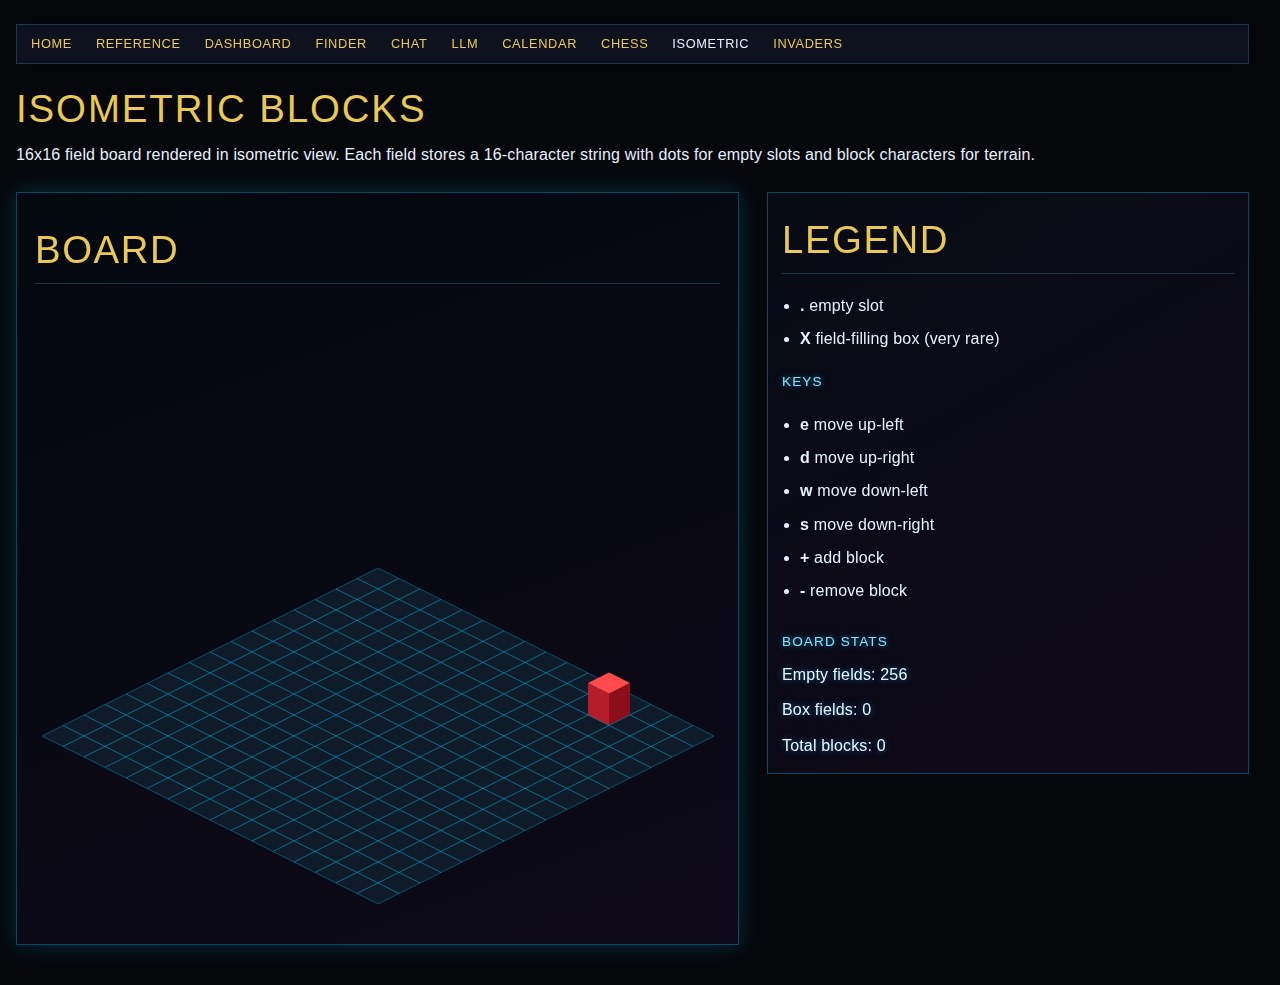
<file: isometric.html>
<!DOCTYPE html>
<html lang="en">
	<head>
		<meta charset="utf-8" />
		<meta name="viewport" content="width=device-width, initial-scale=1" />
		<title>Isometric Blocks</title>
		<link rel="stylesheet" href="css/futuris.css" />
		<style>
			:root {
				--iso-tile: clamp(48px, 5.8vw, 80px);
				--iso-unit: 4px;
				--iso-floor: rgba(9, 14, 24, 0.85);
				--iso-floor-glow: rgba(0, 196, 255, 0.2);
				--iso-box-top: #f6f7ff;
				--iso-box-left: #9aa6d6;
				--iso-box-right: #6d79b2;
			}
			#iso-layout {
				display: grid;
				grid-template-columns: minmax(0, 1.2fr) minmax(240px, 0.8fr);
				gap: 28px;
				align-items: start;
			}
			#iso-shell {
				position: relative;
				padding: 24px 18px 24px;
				border: 1px solid rgba(0, 196, 255, 0.35);
				background: linear-gradient(160deg, rgba(4, 8, 16, 0.85), rgba(16, 10, 26, 0.85));
				box-shadow: 0 0 24px rgba(0, 196, 255, 0.2);
				min-height: 700px;
				display: grid;
				grid-template-rows: auto auto;
				gap: 12px;
			}
			#iso-stage {
				position: relative;
				min-height: 200px;
			}
			#iso-board {
				margin: 0;
				position: absolute;
				left: 50%;
				bottom: 0;
				transform: translateX(-50%);
				z-index: 1;
			}
			#iso-board svg {
				display: block;
			}
			#iso-legend {
				display: grid;
				gap: 12px;
				padding: 14px;
				border: 1px solid rgba(0, 196, 255, 0.35);
				background: linear-gradient(150deg, rgba(8, 12, 22, 0.85), rgba(18, 9, 28, 0.85));
			}
			#iso-legend h3 {
				margin: 0;
				font-size: 0.85rem;
				letter-spacing: 0.08em;
				text-transform: uppercase;
				color: #7ee6ff;
				text-shadow: 0 0 6px rgba(0, 196, 255, 0.6);
			}
			#iso-legend ul {
				margin: 0;
				padding-left: 18px;
			}
			#iso-legend li {
				margin: 6px 0;
			}
			#iso-stats {
				display: grid;
				gap: 8px;
				font-variant-numeric: tabular-nums;
			}
			#iso-stats h3 {
				margin: 8px 0 0;
				font-size: 0.85rem;
				letter-spacing: 0.08em;
				text-transform: uppercase;
				color: #7ee6ff;
				text-shadow: 0 0 6px rgba(0, 196, 255, 0.6);
			}
			#iso-stats span {
				color: #e9f6ff;
				text-shadow: 0 0 6px rgba(0, 196, 255, 0.5);
			}
			@media (max-width: 900px) {
				#iso-layout {
					grid-template-columns: 1fr;
				}
			}
		</style>
	</head>
	<body>
		<header>
			<nav id="site-nav" aria-label="Pages"></nav>
			<h1>Isometric Blocks</h1>
			<p>
				16x16 field board rendered in isometric view. Each field stores a 16-character
				string with dots for empty slots and block characters for terrain.
			</p>
		</header>
		<div id="layout">
			<main>
				<div id="iso-layout">
					<section id="iso-shell">
						<h2>Board</h2>
						<div id="iso-stage">
							<div id="iso-board" aria-label="Isometric block board"></div>
						</div>
					</section>
					<aside id="iso-legend">
						<h2>Legend</h2>
						<ul>
							<li><strong>.</strong> empty slot</li>
							<li><strong>X</strong> field-filling box (very rare)</li>
						</ul>
						<h3>Keys</h3>
						<ul>
							<li><strong>e</strong> move up-left</li>
							<li><strong>d</strong> move up-right</li>
							<li><strong>w</strong> move down-left</li>
							<li><strong>s</strong> move down-right</li>
							<li><strong>+</strong> add block</li>
							<li><strong>-</strong> remove block</li>
						</ul>
						<div id="iso-stats"></div>
					</aside>
				</div>
			</main>
		</div>

		<script src="js/vfs.js"></script>
		<script src="js/futuris.js"></script>
		<script>
			const BOARD_SIZE = 16;
			const BLOCKS_PER_FIELD = 8;
			const EMPTY_SLOT = ".";
			const isoBoardEl = document.getElementById("iso-board");
			const isoStatsEl = document.getElementById("iso-stats");
			const player = {
				row: Math.floor(Math.random() * BOARD_SIZE),
				col: Math.floor(Math.random() * BOARD_SIZE)
			};

			// Board storage design:
			// - 256-element array, index 0..255, row-major order.
			// - Each field is an 8-character string.
			// - '.' means empty, 'X' is a full box.
			const board = Array(BOARD_SIZE * BOARD_SIZE).fill(EMPTY_SLOT.repeat(BLOCKS_PER_FIELD));

			function makeFieldString(hasTower) {
				if (!hasTower) {
					return EMPTY_SLOT.repeat(BLOCKS_PER_FIELD);
				}
				const slots = Array(BLOCKS_PER_FIELD).fill(EMPTY_SLOT);
				let placed = 0;
				for (let i = 0; i < BLOCKS_PER_FIELD; i++) {
					if (Math.random() < 0.01) {
						slots[i] = "X";
						placed++;
					}
				}
				if (placed === 0) {
					slots[Math.floor(Math.random() * BLOCKS_PER_FIELD)] = "X";
				}
				return slots.join("");
			}

			function seedBoard() {
				for (let i = 0; i < board.length; i++) {
					board[i] = makeFieldString(false);
				}
			}

			function serializeBoard() {
				return {
					size: BOARD_SIZE,
					levels: BLOCKS_PER_FIELD,
					board: board.slice(),
					player: { row: player.row, col: player.col }
				};
			}

			async function saveBoard() {
				try {
					const vfs = await window.vfsReady;
					const payload = JSON.stringify(serializeBoard(), null, 2);
					await vfs.put("/isometric.json", payload);
				} catch (error) {
					console.warn("VFS save failed", error);
				}
			}

			function isValidField(value) {
				if (typeof value !== "string") return false;
				if (value.length !== BLOCKS_PER_FIELD) return false;
				for (const char of value) {
					if (char !== "X" && char !== EMPTY_SLOT) return false;
				}
				return true;
			}

			async function loadBoard() {
				try {
					const vfs = await window.vfsReady;
					const stored = await vfs.getasync("/isometric.json");
					const parsed = JSON.parse(stored);
					if (!parsed || !Array.isArray(parsed.board)) return;
					if (parsed.board.length !== BOARD_SIZE * BOARD_SIZE) return;
					for (let i = 0; i < board.length; i++) {
						const value = parsed.board[i];
						board[i] = isValidField(value) ? value : makeFieldString(false);
					}
					if (parsed.player && Number.isInteger(parsed.player.row) && Number.isInteger(parsed.player.col)) {
						const nextRow = Math.max(0, Math.min(BOARD_SIZE - 1, parsed.player.row));
						const nextCol = Math.max(0, Math.min(BOARD_SIZE - 1, parsed.player.col));
						player.row = nextRow;
						player.col = nextCol;
					}
				} catch (error) {
					// No stored state or invalid data; keep default blank board.
				}
			}

			function classifyField(field) {
				if (field.includes("X")) return "box";
				return "empty";
			}

			function renderBoard() {
				isoBoardEl.innerHTML = "";
				let countBox = 0;
				let countEmpty = 0;
				let totalBlocks = 0;

				const root = document.documentElement;
				const stageEl = document.getElementById("iso-stage");
				const desiredTile = parseFloat(getComputedStyle(root).getPropertyValue("--iso-tile")) || 64;
				const availableWidth = stageEl.clientWidth || 0;
				const maxTile = availableWidth ? Math.floor(availableWidth / BOARD_SIZE) : desiredTile;
				const tileSize = Math.max(28, Math.min(desiredTile, maxTile));
				const tileHalf = tileSize / 2;
				const tileQuarter = tileSize / 4;
				const heightUnit = parseFloat(getComputedStyle(root).getPropertyValue("--iso-unit")) || 4;
				const blockHeight = heightUnit * 8;
				const boardWidth = tileSize * BOARD_SIZE;
				const boardHeight = tileHalf * BOARD_SIZE;
				const stageHeight = boardHeight + blockHeight * BLOCKS_PER_FIELD + 32;
				const originX = (BOARD_SIZE - 1) * tileHalf;
				const originY = blockHeight * BLOCKS_PER_FIELD + 16;

				stageEl.style.height = `${stageHeight}px`;
				isoBoardEl.style.width = `${boardWidth}px`;
				isoBoardEl.style.height = `${stageHeight}px`;

				const svg = document.createElementNS("http://www.w3.org/2000/svg", "svg");
				svg.setAttribute("width", `${boardWidth}`);
				svg.setAttribute("height", `${stageHeight}`);
				svg.setAttribute("viewBox", `0 0 ${boardWidth} ${stageHeight}`);
				svg.setAttribute("aria-hidden", "true");
				isoBoardEl.appendChild(svg);

				const baseFill = "rgba(16, 28, 42, 0.95)";
				const baseStroke = "rgba(0, 196, 255, 0.35)";
				const topFill = "var(--iso-box-top)";
				const leftFill = "var(--iso-box-left)";
				const rightFill = "var(--iso-box-right)";
				const playerTop = "#ff4b4b";
				const playerLeft = "#b61c2a";
				const playerRight = "#8a0f1b";

				function drawBlock(x, y, level, fills) {
					const topY = y - blockHeight * (level + 1);
					const leftPoints = [
						`${x},${topY + tileQuarter}`,
						`${x + tileHalf},${topY + tileHalf}`,
						`${x + tileHalf},${topY + tileHalf + blockHeight}`,
						`${x},${topY + tileQuarter + blockHeight}`
					].join(" ");
					const rightPoints = [
						`${x + tileSize},${topY + tileQuarter}`,
						`${x + tileHalf},${topY + tileHalf}`,
						`${x + tileHalf},${topY + tileHalf + blockHeight}`,
						`${x + tileSize},${topY + tileQuarter + blockHeight}`
					].join(" ");
					const topPoints = [
						`${x + tileHalf},${topY}`,
						`${x + tileSize},${topY + tileQuarter}`,
						`${x + tileHalf},${topY + tileHalf}`,
						`${x},${topY + tileQuarter}`
					].join(" ");

					const left = document.createElementNS("http://www.w3.org/2000/svg", "polygon");
					left.setAttribute("points", leftPoints);
					left.setAttribute("fill", fills.left);
					svg.appendChild(left);

					const right = document.createElementNS("http://www.w3.org/2000/svg", "polygon");
					right.setAttribute("points", rightPoints);
					right.setAttribute("fill", fills.right);
					svg.appendChild(right);

					const top = document.createElementNS("http://www.w3.org/2000/svg", "polygon");
					top.setAttribute("points", topPoints);
					top.setAttribute("fill", fills.top);
					svg.appendChild(top);
				}

				for (let row = 0; row < BOARD_SIZE; row++) {
					for (let col = 0; col < BOARD_SIZE; col++) {
						const index = row * BOARD_SIZE + col;
						const field = board[index];
						const x = (col - row) * tileHalf + originX;
						const y = (col + row) * tileQuarter + originY;

						const basePoints = [
							`${x + tileHalf},${y}`,
							`${x + tileSize},${y + tileQuarter}`,
							`${x + tileHalf},${y + tileHalf}`,
							`${x},${y + tileQuarter}`
						].join(" ");
						const base = document.createElementNS("http://www.w3.org/2000/svg", "polygon");
						base.setAttribute("points", basePoints);
						base.setAttribute("fill", baseFill);
						base.setAttribute("stroke", baseStroke);
						base.setAttribute("stroke-width", "1");
						svg.appendChild(base);

						let hasAny = false;
						for (let level = 0; level < BLOCKS_PER_FIELD; level++) {
							if (field[level] !== "X") continue;
							hasAny = true;
							drawBlock(x, y, level, { top: topFill, left: leftFill, right: rightFill });

							totalBlocks++;
						}
						if (player.row === row && player.col === col) {
							let highest = -1;
							for (let level = 0; level < BLOCKS_PER_FIELD; level++) {
								if (field[level] === "X") highest = level;
							}
							const playerLevel = highest + 1;
							drawBlock(x, y, playerLevel, {
								top: playerTop,
								left: playerLeft,
								right: playerRight
							});
						}
						if (hasAny) countBox++;
						else countEmpty++;
					}
				}

				isoStatsEl.innerHTML = `
					<h3>Board Stats</h3>
					<span>Empty fields: ${countEmpty}</span>
					<span>Box fields: ${countBox}</span>
					<span>Total blocks: ${totalBlocks}</span>
				`;
			}

			function movePlayer(deltaRow, deltaCol) {
				const nextRow = player.row + deltaRow;
				const nextCol = player.col + deltaCol;
				if (nextRow < 0 || nextRow >= BOARD_SIZE || nextCol < 0 || nextCol >= BOARD_SIZE) {
					return;
				}
				player.row = nextRow;
				player.col = nextCol;
				saveBoard();
				renderBoard();
			}

			document.addEventListener("keydown", (event) => {
				const key = event.key.toLowerCase();
				if (key === "e") {
					event.preventDefault();
					movePlayer(-1, 0);
				} else if (key === "d") {
					event.preventDefault();
					movePlayer(0, 1);
				} else if (key === "w") {
					event.preventDefault();
					movePlayer(0, -1);
				} else if (key === "s") {
					event.preventDefault();
					movePlayer(1, 0);
				} else if (key === "+") {
					event.preventDefault();
					const index = player.row * BOARD_SIZE + player.col;
					const field = board[index].split("");
					for (let level = 0; level < BLOCKS_PER_FIELD; level++) {
						if (field[level] !== "X") {
							field[level] = "X";
							break;
						}
					}
					board[index] = field.join("");
					saveBoard();
					renderBoard();
				} else if (key === "-") {
					event.preventDefault();
					const index = player.row * BOARD_SIZE + player.col;
					const field = board[index].split("");
					for (let level = BLOCKS_PER_FIELD - 1; level >= 0; level--) {
						if (field[level] === "X") {
							field[level] = EMPTY_SLOT;
							break;
						}
					}
					board[index] = field.join("");
					saveBoard();
					renderBoard();
				}
			});

			(async function init() {
				seedBoard();
				await loadBoard();
				renderBoard();
			})();
		</script>
	</body>
</html>
</file>
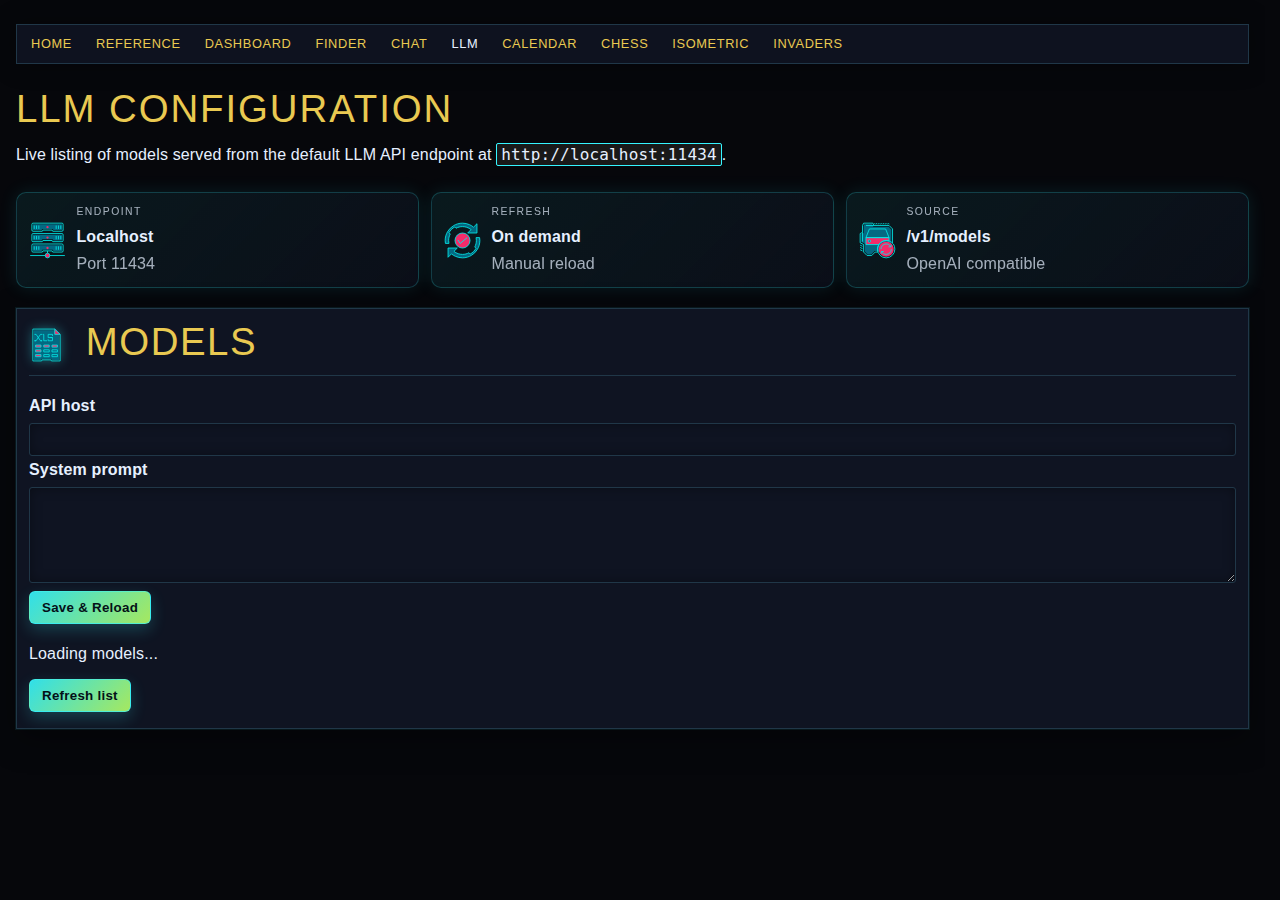
<file: LLM.html>
<!DOCTYPE html>
<html lang="en">
	<head>
		<meta charset="utf-8" />
		<meta name="viewport" content="width=device-width, initial-scale=1" />
		<title>Futuris LLM Configuration</title>
		<link rel="stylesheet" href="css/futuris.css" />
		<style>
			#model-table input[type="checkbox"] {
				margin: 0;
				width: 16px;
				height: 16px;
				box-shadow: none;
			}

			#model-table input[type="checkbox"]:focus,
			#model-table input[type="checkbox"]:focus-visible {
				outline: none;
				box-shadow: none;
			}
		</style>
	</head>
	<body>
		<header>
			<nav id="site-nav" aria-label="Pages"></nav>
			<h1>LLM Configuration</h1>
			<p>
				Live listing of models served from the default LLM API endpoint at
				<code>http://localhost:11434</code>.
			</p>
			<section aria-label="Status modules">
				<article>
					<span aria-hidden="true">
						<img src="icons/place-network-server.svg" alt="" />
					</span>
					<div>
						<p>Endpoint</p>
						<p><strong>Localhost</strong></p>
						<p>Port 11434</p>
					</div>
				</article>
				<article>
					<span aria-hidden="true">
						<img src="icons/status-sync-synchronizing.svg" alt="" />
					</span>
					<div>
						<p>Refresh</p>
						<p><strong>On demand</strong></p>
						<p>Manual reload</p>
					</div>
				</article>
				<article>
					<span aria-hidden="true">
						<img src="icons/application-system-software-update.svg" alt="" />
					</span>
					<div>
						<p>Source</p>
						<p><strong>/v1/models</strong></p>
						<p>OpenAI compatible</p>
					</div>
				</article>
			</section>
		</header>

		<div id="layout">
			<main>
				<section>
					<h2>
						<img src="icons/mime-x-office-spreadsheet.svg" alt="" />
						Models
					</h2>
					<form id="llm-config-form">
						<label for="apihost">API host</label>
						<input id="apihost" name="apihost" type="url" />

						<label for="systemprompt">System prompt</label>
						<textarea id="systemprompt" name="systemprompt"></textarea>

						<button type="submit">Save &amp; Reload</button>
					</form>
					<p id="model-status">Loading models...</p>
					<button type="button" id="refresh-models">Refresh list</button>
					<table id="model-table" hidden>
						<thead>
							<tr>
								<th>Select</th>
								<th>Model</th>
								<th>Owner</th>
								<th>Created</th>
							</tr>
						</thead>
						<tbody id="model-table-body"></tbody>
					</table>
				</section>
			</main>
		</div>

		<script src="js/llm.js"></script>
		<script src="js/vfs.js"></script>
		<script src="js/futuris.js"></script>
	</body>
</html>
</file>
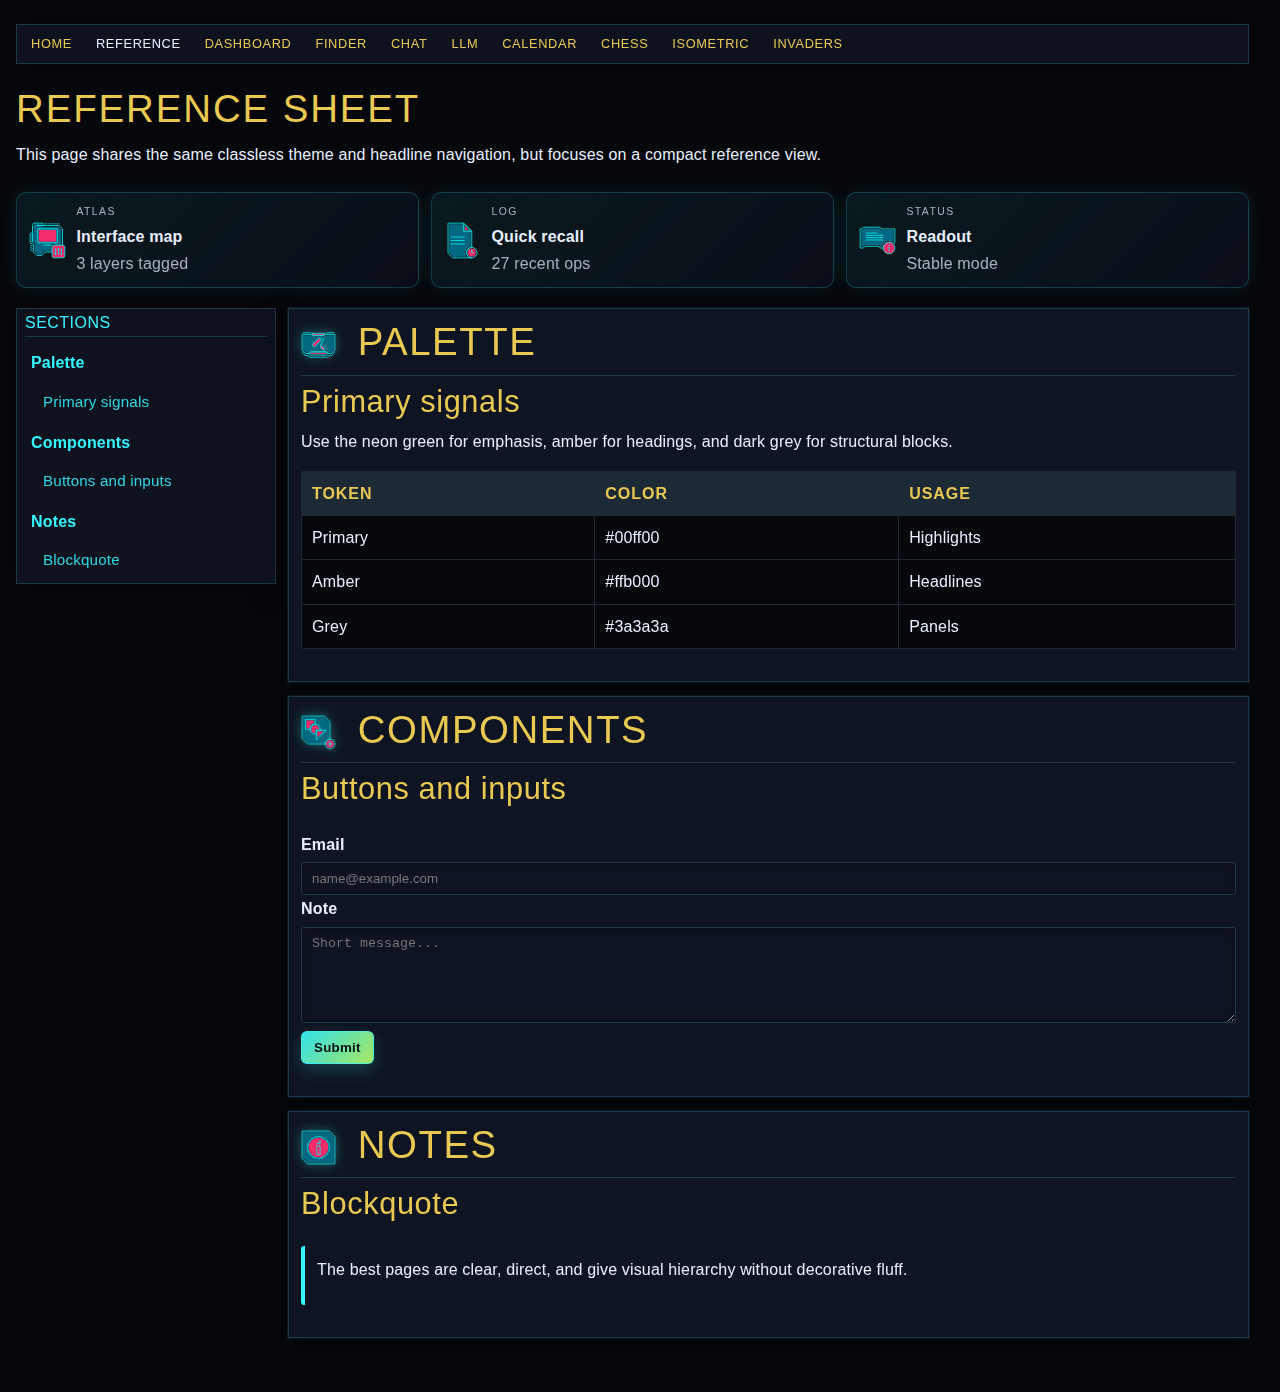
<file: reference.html>
<!DOCTYPE html>
<html lang="en">
	<head>
		<meta charset="utf-8" />
		<meta name="viewport" content="width=device-width, initial-scale=1" />
		<title>Futuris Reference</title>
		<link rel="stylesheet" href="css/futuris.css" />
	</head>
	<body>
		<header>
			<nav id="site-nav" aria-label="Pages"></nav>
			<h1>Reference Sheet</h1>
			<p>
				This page shares the same classless theme and headline navigation,
				but focuses on a compact reference view.
			</p>
			<section aria-label="Status modules">
				<article>
					<span aria-hidden="true">
						<img src="icons/category-preferences-desktop.svg" alt="" />
					</span>
					<div>
						<p>Atlas</p>
						<p><strong>Interface map</strong></p>
						<p>3 layers tagged</p>
					</div>
				</article>
				<article>
					<span aria-hidden="true">
						<img src="icons/action-document-open-recent.svg" alt="" />
					</span>
					<div>
						<p>Log</p>
						<p><strong>Quick recall</strong></p>
						<p>27 recent ops</p>
					</div>
				</article>
				<article>
					<span aria-hidden="true">
						<img src="icons/status-dialog-information.svg" alt="" />
					</span>
					<div>
						<p>Status</p>
						<p><strong>Readout</strong></p>
						<p>Stable mode</p>
					</div>
				</article>
			</section>
		</header>

		<div id="layout">
			<nav>
				<h2>Sections</h2>
				<ul id="toc"></ul>
			</nav>

			<main>
				<section>
					<h2>
						<img src="icons/application-preferences-desktop-theme.svg" alt="" />
						Palette
					</h2>
					<h3>Primary signals</h3>
					<p>
						Use the neon green for emphasis, amber for headings, and dark grey
						for structural blocks.
					</p>
					<table>
						<thead>
							<tr>
								<th>Token</th>
								<th>Color</th>
								<th>Usage</th>
							</tr>
						</thead>
						<tbody>
							<tr>
								<td>Primary</td>
								<td>#00ff00</td>
								<td>Highlights</td>
							</tr>
							<tr>
								<td>Amber</td>
								<td>#ffb000</td>
								<td>Headlines</td>
							</tr>
							<tr>
								<td>Grey</td>
								<td>#3a3a3a</td>
								<td>Panels</td>
							</tr>
						</tbody>
					</table>
				</section>

				<section>
					<h2>
						<img src="icons/action-insert-object.svg" alt="" />
						Components
					</h2>
					<h3>Buttons and inputs</h3>
					<form>
						<label for="email">Email</label>
						<input id="email" type="email" placeholder="name@example.com" />
						<label for="note">Note</label>
						<textarea id="note" placeholder="Short message..."></textarea>
						<button type="submit">Submit</button>
					</form>
				</section>

				<section>
					<h2>
						<img src="icons/action-help-about.svg" alt="" />
						Notes
					</h2>
					<h3>Blockquote</h3>
					<blockquote>
						<p>
							The best pages are clear, direct, and give visual hierarchy
							without decorative fluff.
						</p>
					</blockquote>
				</section>
			</main>
		</div>

		<script src="js/futuris.js"></script>
	</body>
</html>
</file>
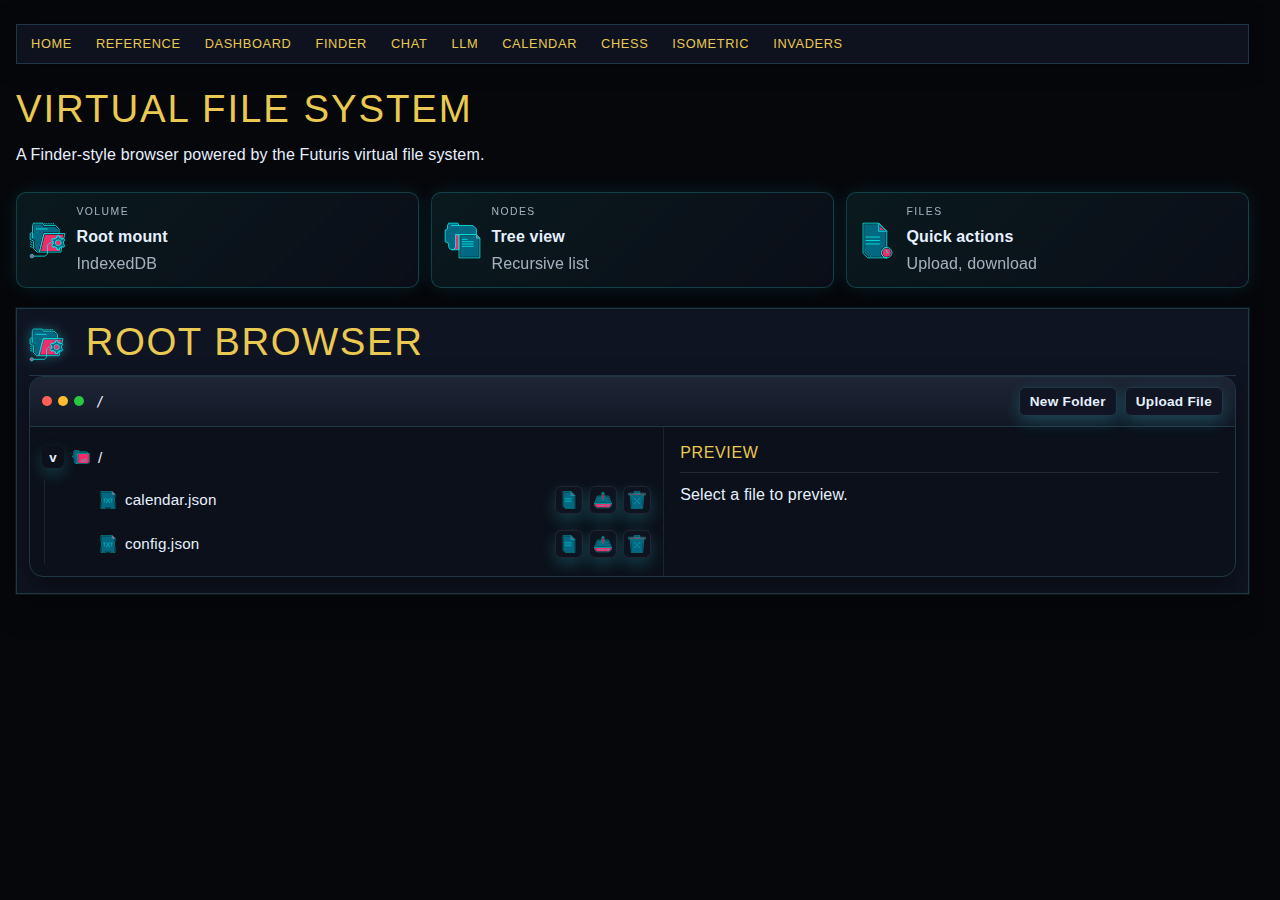
<file: vfs.html>
<!DOCTYPE html>
<html lang="en">
	<head>
		<meta charset="utf-8" />
		<meta name="viewport" content="width=device-width, initial-scale=1" />
		<title>Futuris Finder</title>
		<link rel="stylesheet" href="css/futuris.css" />
		<style>
			.finder-editor {
				position: fixed;
				inset: 0;
				background: rgba(6, 8, 14, 0.72);
				display: none;
				align-items: center;
				justify-content: center;
				z-index: 40;
			}

			.finder-editor[data-open="true"] {
				display: flex;
			}

			.vfs-editor__dialog {
				width: min(1200px, 98vw);
				max-height: 95vh;
				background: rgba(14, 18, 30, 0.98);
				border: 1px solid var(--color-border);
				border-radius: 12px;
				box-shadow: 0 18px 36px rgba(0, 0, 0, 0.45);
				padding: 16px;
				display: flex;
				flex-direction: column;
				gap: 12px;
			}

			.vfs-editor__header {
				display: flex;
				justify-content: space-between;
				align-items: baseline;
				gap: 12px;
			}

			.vfs-editor__title {
				margin: 0;
				font-size: 1rem;
				letter-spacing: 0.04em;
				text-transform: uppercase;
			}

			.vfs-editor__path {
				margin: 0;
				font-family: var(--font-mono);
				font-size: 0.8rem;
				color: rgba(230, 240, 255, 0.65);
			}

			.vfs-editor__input {
				min-height: 72vh;
				resize: vertical;
				background: rgba(10, 12, 20, 0.85);
				border: 1px solid rgba(255, 255, 255, 0.1);
				border-radius: 8px;
				color: var(--color-foreground);
				padding: 12px;
				font-family: var(--font-mono);
				font-size: 0.9rem;
			}

			.vfs-editor__input:focus {
				outline: 1px solid var(--color-primary);
			}

			.vfs-editor__actions {
				display: flex;
				justify-content: flex-end;
				gap: 8px;
			}

			.vfs-editor__actions button {
				padding: 6px 14px;
				font-size: 0.85rem;
				background: rgba(15, 20, 34, 0.9);
				border: 1px solid var(--color-border);
				color: var(--color-foreground);
				border-radius: 6px;
			}

			.vfs-editor__actions button:hover {
				border-color: var(--color-primary);
			}
		</style>
	</head>
	<body>
		<header>
			<nav id="site-nav" aria-label="Pages"></nav>
			<h1>Virtual File System</h1>
			<p>
				A Finder-style browser powered by the Futuris virtual file system.
			</p>
			<section aria-label="Status modules">
				<article>
					<span aria-hidden="true">
						<img src="icons/application-system-file-manager.svg" alt="" />
					</span>
					<div>
						<p>Volume</p>
						<p><strong>Root mount</strong></p>
						<p>IndexedDB</p>
					</div>
				</article>
				<article>
					<span aria-hidden="true">
						<img src="icons/status-folder-open.svg" alt="" />
					</span>
					<div>
						<p>Nodes</p>
						<p><strong>Tree view</strong></p>
						<p>Recursive list</p>
					</div>
				</article>
				<article>
					<span aria-hidden="true">
						<img src="icons/action-document-open-recent.svg" alt="" />
					</span>
					<div>
						<p>Files</p>
						<p><strong>Quick actions</strong></p>
						<p>Upload, download</p>
					</div>
				</article>
			</section>
		</header>

		<div id="layout">
			<main>
				<section>
					<h2>
						<img src="icons/application-system-file-manager.svg" alt="" />
						Root Browser
					</h2>
					<div id="finder-window" aria-label="File system browser">
						<div id="finder-titlebar">
							<div id="finder-controls" aria-hidden="true">
								<span></span>
								<span></span>
								<span></span>
							</div>
							<div id="finder-path">/</div>
							<div id="finder-toolbar">
								<button type="button" id="finder-create-folder">New Folder</button>
								<button type="button" id="finder-upload-button">Upload File</button>
								<input type="file" id="finder-upload-input" />
							</div>
						</div>
						<div id="finder-body">
							<div>
								<ul id="finder-list" aria-label="Root contents"></ul>
								<p id="finder-empty">No files yet. Upload a file or create a folder.</p>
							</div>
							<div id="finder-preview">
								<h3 id="finder-preview-title">Preview</h3>
								<div id="finder-preview-body">
									<p>Select a .txt or .md file to preview.</p>
								</div>
							</div>
						</div>
					</div>
				</section>
			</main>
		</div>

		<div id="vfs-editor" class="finder-editor" aria-hidden="true">
			<div
				id="vfs-editor-dialog"
				class="vfs-editor__dialog"
				role="dialog"
				aria-modal="true"
				aria-labelledby="vfs-editor-title"
			>
				<div id="vfs-editor-header" class="vfs-editor__header">
					<h3 id="vfs-editor-title" class="vfs-editor__title">Edit file</h3>
					<p id="vfs-editor-path" class="vfs-editor__path"></p>
				</div>
				<textarea id="vfs-editor-input" class="vfs-editor__input" spellcheck="false"></textarea>
				<div id="vfs-editor-actions" class="vfs-editor__actions">
					<button type="button" id="vfs-editor-discard">discard</button>
					<button type="button" id="vfs-editor-save">save</button>
				</div>
			</div>
		</div>

		<script defer src="js/futuris.js"></script>
		<script defer src="js/vfs.js"></script>
		<script defer src="js/highlight.min.js"></script>
		<script>
			window.addEventListener("DOMContentLoaded", () => {
(function () {
	const finderList = document.getElementById("finder-list");
	const finderEmpty = document.getElementById("finder-empty");
	const createFolderButton = document.getElementById("finder-create-folder");
	const uploadButton = document.getElementById("finder-upload-button");
	const uploadInput = document.getElementById("finder-upload-input");
	const previewTitle = document.getElementById("finder-preview-title");
	const previewBody = document.getElementById("finder-preview-body");
	const editorOverlay = document.getElementById("vfs-editor");
	const editorTitle = document.getElementById("vfs-editor-title");
	const editorPathLabel = document.getElementById("vfs-editor-path");
	const editorInput = document.getElementById("vfs-editor-input");
	const editorDiscard = document.getElementById("vfs-editor-discard");
	const editorSave = document.getElementById("vfs-editor-save");
	const expandedPaths = new Set(["/"]);
	let selectedPath = null;
	let activeDropTarget = null;
	let editorPath = null;

	if (
		!finderList ||
		!uploadInput ||
		!uploadButton ||
		!createFolderButton ||
		!previewTitle ||
		!previewBody ||
		!editorOverlay ||
		!editorTitle ||
		!editorPathLabel ||
		!editorInput ||
		!editorDiscard ||
		!editorSave
	) {
		return;
	}

	const seedEntries = [
		{ path: "/Projects/", value: "" },
		{ path: "/Projects/brief.txt", value: "Futuris VFS sample file." },
		{ path: "/Design/", value: "" },
		{ path: "/Design/notes.md", value: "Palette notes and layout ideas." },
		{ path: "/Readme.md", value: "Welcome to the Futuris VFS root." }
	];

	const refreshDelay = (fn) => {
		setTimeout(fn, 120);
	};

	const escapeHtml = (value) =>
		String(value)
			.replace(/&/g, "&amp;")
			.replace(/</g, "&lt;")
			.replace(/>/g, "&gt;")
			.replace(/"/g, "&quot;");

	const renderHighlighted = (text, languageHint) => {
		if (window.hljs && typeof window.hljs.highlight === "function") {
			try {
				if (languageHint) {
					return window.hljs.highlight(text, { language: languageHint }).value;
				}
				return window.hljs.highlightAuto(text).value;
			} catch (error) {
				return escapeHtml(text);
			}
		}
		return escapeHtml(text);
	};

	const readFileAsText = (file) =>
		new Promise((resolve, reject) => {
			const reader = new FileReader();
			reader.onload = () => resolve(reader.result || "");
			reader.onerror = () => reject(reader.error || new Error("Upload failed"));
			reader.readAsText(file);
		});

	const buildTree = (entries) => {
		const root = { name: "/", path: "/", type: "folder", children: new Map() };

		entries.forEach((entry) => {
			if (!entry) return;
			const isDir = entry.endsWith("/");
			const parts = entry.split("/").filter(Boolean);
			let current = root;
			let currentPath = "/";

			parts.forEach((part, index) => {
				const isLast = index === parts.length - 1;
				const partIsDir = isLast ? isDir : true;
				const nextPath = `${currentPath}${part}${partIsDir ? "/" : ""}`;
				if (!current.children.has(part)) {
					current.children.set(part, {
						name: part,
						path: nextPath,
						type: partIsDir ? "folder" : "file",
						children: new Map()
					});
				}
				const child = current.children.get(part);
				if (partIsDir) {
					child.type = "folder";
				} else if (isLast) {
					child.type = "file";
				}
				current = child;
				currentPath = nextPath;
			});
		});

		return root;
	};

	const renderTree = (node, container) => {
		const nodes = Array.from(node.children.values()).sort((a, b) => {
			if (a.type !== b.type) {
				return a.type === "folder" ? -1 : 1;
			}
			return a.name.localeCompare(b.name);
		});

		nodes.forEach((child) => {
			const li = document.createElement("li");
			li.dataset.path = child.path;
			li.dataset.kind = child.type;

			const row = document.createElement("div");
			row.setAttribute("draggable", "true");
			row.dataset.dragPath = child.path;
			if (selectedPath === child.path) {
				row.dataset.selected = "true";
			}

			if (child.type === "folder") {
				const toggle = document.createElement("button");
				toggle.type = "button";
				toggle.dataset.action = "toggle";
				toggle.setAttribute("draggable", "false");
				toggle.textContent = expandedPaths.has(child.path) ? "v" : ">";
				toggle.setAttribute("aria-label", expandedPaths.has(child.path) ? "Collapse folder" : "Expand folder");
				row.appendChild(toggle);
				row.dataset.dropPath = child.path;
			} else {
				const spacer = document.createElement("span");
				spacer.setAttribute("aria-hidden", "true");
				spacer.dataset.role = "toggle-spacer";
				row.appendChild(spacer);
			}

			const icon = document.createElement("img");
			icon.alt = "";
			icon.setAttribute("draggable", "false");
			icon.dataset.icon = child.type;
			icon.src = child.type === "folder" ? "icons/place-folder.svg" : "icons/mime-text-x-generic.svg";
			row.appendChild(icon);

			const name = document.createElement("span");
			name.textContent = child.name;
			name.dataset.role = "name";
			row.appendChild(name);

			const actions = document.createElement("span");
			actions.dataset.role = "actions";

			if (child.type === "file") {
				const edit = document.createElement("button");
				edit.type = "button";
				edit.dataset.action = "edit";
				edit.setAttribute("draggable", "false");
				edit.title = "Edit file";
				const editIcon = document.createElement("img");
				editIcon.alt = "";
				editIcon.setAttribute("draggable", "false");
				editIcon.dataset.icon = "edit";
				editIcon.src = "icons/action-document-open.svg";
				edit.appendChild(editIcon);
				actions.appendChild(edit);

				const download = document.createElement("button");
				download.type = "button";
				download.dataset.action = "download";
				download.setAttribute("draggable", "false");
				download.title = "Download file";
				const downloadIcon = document.createElement("img");
				downloadIcon.alt = "";
				downloadIcon.setAttribute("draggable", "false");
				downloadIcon.dataset.icon = "download";
				downloadIcon.src = "icons/action-document-save-as.svg";
				download.appendChild(downloadIcon);
				actions.appendChild(download);
			}

			const remove = document.createElement("button");
			remove.type = "button";
			remove.dataset.action = "delete";
			remove.setAttribute("draggable", "false");
			remove.title = "Delete";
			const deleteIcon = document.createElement("img");
			deleteIcon.alt = "";
			deleteIcon.setAttribute("draggable", "false");
			deleteIcon.dataset.icon = "delete";
			deleteIcon.src = "icons/action-edit-delete.svg";
			remove.appendChild(deleteIcon);
			actions.appendChild(remove);

			row.appendChild(actions);
			li.appendChild(row);

			if (child.type === "folder" && expandedPaths.has(child.path)) {
				const nestedList = document.createElement("ul");
				nestedList.dataset.dropPath = child.path;
				renderTree(child, nestedList);
				li.appendChild(nestedList);
			}

			container.appendChild(li);
		});
	};

	const refreshView = async () => {
		const vfs = await window.vfsReady;
		const entries = await vfs.ls("/");
		if (entries.length === 0) {
			for (const entry of seedEntries) {
				await vfs.put(entry.path, entry.value);
			}
		}

		const updatedEntries = await vfs.ls("/");
		finderList.innerHTML = "";
		const tree = buildTree(updatedEntries);

		const rootItem = document.createElement("li");
		rootItem.dataset.path = "/";
		rootItem.dataset.kind = "folder";
		const rootRow = document.createElement("div");
		rootRow.dataset.dropPath = "/";
		rootRow.dataset.root = "true";

		const rootToggle = document.createElement("button");
		rootToggle.type = "button";
		rootToggle.dataset.action = "toggle";
		rootToggle.setAttribute("draggable", "false");
		rootToggle.textContent = expandedPaths.has("/") ? "v" : ">";
		rootToggle.setAttribute("aria-label", expandedPaths.has("/") ? "Collapse folder" : "Expand folder");
		rootRow.appendChild(rootToggle);

		const rootIcon = document.createElement("img");
		rootIcon.alt = "";
		rootIcon.setAttribute("draggable", "false");
		rootIcon.dataset.icon = "folder";
		rootIcon.src = "icons/place-folder.svg";
		rootRow.appendChild(rootIcon);

		const rootName = document.createElement("span");
		rootName.textContent = "/";
		rootName.dataset.role = "name";
		rootRow.appendChild(rootName);

		rootItem.appendChild(rootRow);

		if (expandedPaths.has("/")) {
			const nestedList = document.createElement("ul");
			nestedList.dataset.dropPath = "/";
			renderTree(tree, nestedList);
			rootItem.appendChild(nestedList);
		}

		finderList.appendChild(rootItem);
		finderEmpty.style.display = updatedEntries.length ? "none" : "block";
	};

	const refreshSoon = () => {
		refreshDelay(refreshView);
	};

	const showPreviewPlaceholder = (message) => {
		previewTitle.textContent = "Preview";
		previewBody.innerHTML = `<p>${escapeHtml(message)}</p>`;
	};

	const openEditor = async (path) => {
		if (!path || path.endsWith("/")) return;
		try {
			const vfs = await window.vfsReady;
			const contents = await vfs.getasync(path);
			editorPath = path;
			editorTitle.textContent = "Edit file";
			editorPathLabel.textContent = path;
			editorInput.value = contents;
			editorOverlay.dataset.open = "true";
			editorOverlay.setAttribute("aria-hidden", "false");
			editorInput.focus();
		} catch (error) {
			window.alert("Unable to load file for editing.");
		}
	};

	const closeEditor = () => {
		editorPath = null;
		editorOverlay.removeAttribute("data-open");
		editorOverlay.setAttribute("aria-hidden", "true");
		editorInput.value = "";
	};

	const extensionToLanguage = (name) => {
		const match = name.toLowerCase().match(/\.([a-z0-9]+)$/);
		if (!match) return null;
		const ext = match[1];
		const map = {
			js: "javascript",
			mjs: "javascript",
			cjs: "javascript",
			ts: "typescript",
			jsx: "javascript",
			tsx: "typescript",
			json: "json",
			md: "markdown",
			txt: "plaintext",
			html: "xml",
			htm: "xml",
			css: "css",
			yml: "yaml",
			yaml: "yaml",
			sh: "bash",
			bash: "bash",
			py: "python",
			rs: "rust",
			go: "go",
			java: "java",
			c: "c",
			h: "c",
			cpp: "cpp",
			hpp: "cpp"
		};
		return map[ext] || null;
	};

	const updatePreview = async (path) => {
		if (!path) {
			showPreviewPlaceholder("Select a file to preview.");
			return;
		}

		const fileName = path.split("/").pop() || "";
		const languageHint = extensionToLanguage(fileName);

		try {
			const vfs = await window.vfsReady;
			const contents = await vfs.getasync(path);
			previewTitle.textContent = fileName;
			const highlighted = renderHighlighted(contents, languageHint);
			const languageClass = languageHint ? ` language-${languageHint}` : "";
			previewBody.innerHTML = `<pre><code class="hljs${languageClass}">${highlighted}</code></pre>`;
		} catch (error) {
			showPreviewPlaceholder("Unable to load file preview.");
		}
	};

	createFolderButton.addEventListener("click", async () => {
		const name = window.prompt("Folder name");
		if (!name) return;
		const trimmed = name.trim().replace(/^\/+|\/+$/g, "");
		if (!trimmed || trimmed.includes("/")) {
			window.alert("Folder name must be a single segment.");
			return;
		}
		const vfs = await window.vfsReady;
		await vfs.mkdir(`/${trimmed}/`);
		expandedPaths.add(`/${trimmed}/`);
		refreshSoon();
	});

	uploadButton.addEventListener("click", () => {
		uploadInput.click();
	});

	uploadInput.addEventListener("change", async (event) => {
		const files = Array.from(event.target.files || []);
		if (!files.length) return;
		const vfs = await window.vfsReady;
		for (const file of files) {
			const contents = await readFileAsText(file);
			await vfs.put(`/${file.name}`, contents);
		}
		uploadInput.value = "";
		refreshSoon();
	});

	finderList.addEventListener("click", async (event) => {
		const button = event.target.closest("button[data-action]");
		if (!button) return;
		const item = button.closest("li");
		if (!item) return;
		const path = item.dataset.path;
		const action = button.dataset.action;
		const vfs = await window.vfsReady;

		if (action === "toggle") {
			if (expandedPaths.has(path)) {
				expandedPaths.delete(path);
			} else {
				expandedPaths.add(path);
			}
			refreshView();
			return;
		}

		if (action === "delete") {
			await vfs.deleteTree(path);
			if (path.endsWith("/")) {
				expandedPaths.delete(path);
				if (selectedPath && selectedPath.startsWith(path)) {
					selectedPath = null;
					showPreviewPlaceholder("Select a file to preview.");
				}
			} else if (selectedPath === path) {
				selectedPath = null;
				showPreviewPlaceholder("Select a file to preview.");
			}
			refreshSoon();
			return;
		}

		if (action === "download") {
			try {
				const contents = await vfs.getasync(path);
				const blob = new Blob([contents], { type: "text/plain" });
				const url = URL.createObjectURL(blob);
				const link = document.createElement("a");
				link.href = url;
				link.download = path.split("/").pop() || "download.txt";
				document.body.appendChild(link);
				link.click();
				document.body.removeChild(link);
				URL.revokeObjectURL(url);
			} catch (error) {
				window.alert("Unable to download file.");
			}
			return;
		}

		if (action === "edit") {
			openEditor(path);
		}
	});

	finderList.addEventListener("click", (event) => {
		const button = event.target.closest("button[data-action]");
		if (button) return;
		const row = event.target.closest("li > div");
		if (!row) return;
		const item = row.closest("li");
		if (!item || item.dataset.kind !== "file") return;
		selectedPath = item.dataset.path;
		refreshView();
		updatePreview(selectedPath);
	});

	finderList.addEventListener("dragstart", (event) => {
		const row = event.target.closest("[data-drag-path]");
		if (!row) return;
		if (event.target.closest("[data-role=\"actions\"], button, img, [data-action=\"toggle\"]")) {
			event.preventDefault();
			return;
		}
		event.dataTransfer.setData("text/plain", row.dataset.dragPath);
		event.dataTransfer.effectAllowed = "move";
		row.dataset.dragging = "true";
	});

	finderList.addEventListener("dragend", (event) => {
		const row = event.target.closest("[data-drag-path]");
		if (row) {
			delete row.dataset.dragging;
		}
		if (activeDropTarget) {
			delete activeDropTarget.dataset.dropTarget;
			activeDropTarget = null;
		}
	});

	finderList.addEventListener("dragover", (event) => {
		const target = event.target.closest("[data-drop-path]");
		if (!target) return;
		event.preventDefault();
		event.dataTransfer.dropEffect = "move";
		if (activeDropTarget && activeDropTarget !== target) {
			delete activeDropTarget.dataset.dropTarget;
		}
		activeDropTarget = target;
		activeDropTarget.dataset.dropTarget = "true";
	});

	finderList.addEventListener("dragleave", (event) => {
		const target = event.target.closest("[data-drop-path]");
		if (!target || !activeDropTarget) return;
		if (target === activeDropTarget) {
			delete activeDropTarget.dataset.dropTarget;
			activeDropTarget = null;
		}
	});

	finderList.addEventListener("drop", async (event) => {
		const target = event.target.closest("[data-drop-path]");
		if (!target) return;
		event.preventDefault();
		const srcPath = event.dataTransfer.getData("text/plain");
		const destDir = target.dataset.dropPath || "/";
		if (!srcPath || !destDir) return;
		const vfs = await window.vfsReady;
		try {
			const destPath = await vfs.moveTree(srcPath, destDir);
			if (expandedPaths.has(srcPath)) {
				expandedPaths.delete(srcPath);
				expandedPaths.add(destPath);
			}
			if (selectedPath === srcPath) {
				selectedPath = destPath;
			}
		} catch (error) {
			if (error instanceof Error && error.message) {
				window.alert(error.message);
			} else {
				window.alert("Unable to move entry.");
			}
		}
		if (activeDropTarget) {
			delete activeDropTarget.dataset.dropTarget;
			activeDropTarget = null;
		}
		refreshSoon();
	});

	editorOverlay.addEventListener("click", (event) => {
		if (event.target === editorOverlay) {
			closeEditor();
		}
	});

	editorDiscard.addEventListener("click", () => {
		closeEditor();
	});

	editorSave.addEventListener("click", async () => {
		if (!editorPath) {
			closeEditor();
			return;
		}
		const vfs = await window.vfsReady;
		await vfs.put(editorPath, editorInput.value);
		const savedPath = editorPath;
		closeEditor();
		if (selectedPath === savedPath) {
			updatePreview(savedPath);
		}
	});

	const clearActiveDrop = () => {
		if (activeDropTarget) {
			delete activeDropTarget.dataset.dropTarget;
			activeDropTarget = null;
		}
	};

	refreshView();
	updatePreview(selectedPath);
})();
			});
		</script>
	</body>
</html>
</file>
<file: css/futuris.css>
:root {
	--color-background: #06070b;
	--color-background-box: #0f1422;
	--color-foreground: #e6f0ff;
	--color-text: #e6f0ff;
	--color-link: var(--color-primary);

	--color-neutral: #eaf6ff;
	--color-primary: #35f5ff;
	--color-secondary: #1d2a36;
	--color-accent-detail: #ff4fc6;
	--color-highlight: #e9c951;
	--color-amber: #e9c951;

	--color-border: #203748;
	--color-glow: rgba(53, 245, 255, 0.35);
	--color-glow-strong: rgba(255, 79, 198, 0.35);

	--font-body: "Space Grotesk", "Rajdhani", "Segoe UI", sans-serif;
	--font-display: "Orbitron", "Space Grotesk", "Rajdhani", sans-serif;
	--font-mono: "IBM Plex Mono", "Space Mono", Menlo, Consolas, monospace;
}

*,
*::before,
*::after {
	box-sizing: border-box;
	scrollbar-color: var(--color-link) var(--color-background);
}

html {
	color-scheme: light dark;
	font-size: 100%;
	text-size-adjust: 100%;
	scrollbar-gutter: stable;
}

body {
	margin: 0;
	background: var(--color-background);
	color: var(--color-foreground);
	font-family: var(--font-body);
	line-height: 1.7;
	letter-spacing: 0.01em;
	min-height: 100vh;
	position: relative;
}

body > * {
	position: relative;
	z-index: 1;
}

main {
	padding: 0px 0px 0px 0px;
}

header,
footer,
section {
	padding: 8px 0;
}

main > section {
	background: var(--color-background-box);
	border: 1px solid var(--color-border);
	box-shadow: 0 0 0 1px rgba(53, 245, 255, 0.08), 0 10px 30px rgba(0, 0, 0, 0.35);
	padding: 0px 12px 16px;
	margin-bottom: 14px;
	position: relative;
	overflow: hidden;
}

header {
	padding: 24px 16px 12px;
	background: var(--color-background);
	border-bottom: 0;
}

header nav#site-nav ul {
	list-style: none;
	margin: 0 0 0px;
	padding: 0;
	display: flex;
	flex-wrap: wrap;
	gap: 8px 12px;
	text-transform: uppercase;
	letter-spacing: 0.05em;
	font-size: 0.8rem;
}

header nav#site-nav a {
	color: var(--color-amber);
	text-decoration: none;
}

header nav#site-nav a:hover,
header nav#site-nav a[aria-current="page"] {
	border-color: var(--color-primary);
	color: var(--color-foreground);
}

header > section {
	display: grid;
	grid-template-columns: repeat(auto-fit, minmax(160px, 1fr));
	gap: 12px;
	margin-top: 16px;
}

header > section article {
	display: grid;
	grid-template-columns: auto 1fr;
	gap: 10px;
	align-items: center;
	padding: 10px 12px;
	background: linear-gradient(135deg, rgba(53, 245, 255, 0.08), rgba(15, 20, 34, 0.6));
	border: 1px solid rgba(53, 245, 255, 0.2);
	border-radius: 10px;
	box-shadow: 0 0 18px rgba(53, 245, 255, 0.1);
	animation: card-glow 4s ease-in-out infinite;
}

header > section article > span {
	display: inline-flex;
	align-items: center;
	justify-content: center;
}

header > section article > span img {
	width: 37.44px;
	height: 37.44px;
}

header > section article p {
	margin: 0;
}

header > section article p:first-child {
	text-transform: uppercase;
	letter-spacing: 0.14em;
	font-size: 0.65rem;
	opacity: 0.7;
	margin-bottom: 2px;
}

header > section article p:last-child {
	opacity: 0.7;
}

footer {
	padding: 16px 16px 18px;
	background: linear-gradient(180deg, rgba(15, 20, 34, 0.95), rgba(10, 12, 20, 0.95));
	border-top: 2px solid var(--color-border);
}

#layout {
	display: grid;
	grid-template-columns: 1fr;
	gap: 12px;
	padding: 0px 16px 40px;
}

#layout.has-side-nav {
	grid-template-columns: minmax(200px, 260px) minmax(0, 1fr);
}

.row-2,
.row-4,
.row-6,
.row-8 {
	display: grid;
	gap: 12px;
}

.row-2 {
	grid-template-columns: repeat(2, minmax(0, 1fr));
}

.row-4 {
	grid-template-columns: repeat(4, minmax(0, 1fr));
}

.row-6 {
	grid-template-columns: repeat(6, minmax(0, 1fr));
}

.row-8 {
	grid-template-columns: repeat(8, minmax(0, 1fr));
}

.span-2 {
	grid-column: span 2;
}

.span-3 {
	grid-column: span 3;
}

.span-4 {
	grid-column: span 4;
}

nav {
	border: 1px solid var(--color-border);
	align-self: start;
	position: sticky;
	top: 8px;
	padding: 0px 8px 0px 8px;
	background: rgba(15, 20, 34, 0.92);
	color: var(--color-primary);
	box-shadow: 0 0 24px rgba(0, 0, 0, 0.35);
}

nav h2 {
	margin-top: 0;
	background: transparent;
	color: var(--color-primary);
	padding: 0;
	font-size: 1rem;
	letter-spacing: 0.03em;
}

nav ul {
	list-style: none;
	margin: 12px 0 0;
	padding: 0;
}

nav #toc {
	margin: 8px 0 0;
	padding: 0;
}

nav #toc > li {
	margin: 6px 0;
}

nav #toc > li > a {
	font-weight: 600;
}

nav #toc > li > ul {
	margin: 4px 0 0 12px;
	padding: 0;
}

nav #toc > li > ul > li {
	margin: 2px 0;
}

nav #toc > li > ul > li > a {
	font-size: 0.95em;
	opacity: 0.85;
}

#finder-window {
	background: rgba(12, 16, 26, 0.95);
	border: 1px solid var(--color-border);
	border-radius: 14px;
	overflow: hidden;
	box-shadow: 0 12px 28px rgba(0, 0, 0, 0.45);
}

#finder-titlebar {
	display: flex;
	align-items: center;
	gap: 12px;
	padding: 10px 12px;
	background: linear-gradient(180deg, rgba(32, 40, 56, 0.9), rgba(18, 24, 38, 0.9));
	border-bottom: 1px solid var(--color-border);
}

#finder-controls {
	display: inline-flex;
	gap: 6px;
}

#finder-controls span {
	width: 10px;
	height: 10px;
	border-radius: 999px;
	background: rgba(230, 240, 255, 0.35);
}

#finder-controls span:nth-child(1) {
	background: #ff5f57;
}

#finder-controls span:nth-child(2) {
	background: #febc2e;
}

#finder-controls span:nth-child(3) {
	background: #28c840;
}

#finder-path {
	font-family: var(--font-mono);
	font-size: 0.85rem;
	color: var(--color-foreground);
}

#finder-toolbar {
	margin-left: auto;
	display: inline-flex;
	gap: 8px;
}

#finder-toolbar button {
	padding: 6px 10px;
	font-size: 0.85rem;
	background: rgba(15, 20, 34, 0.9);
	border: 1px solid var(--color-border);
	color: var(--color-foreground);
	border-radius: 6px;
}

#finder-toolbar button:hover {
	border-color: var(--color-primary);
}

#finder-upload-input {
	display: none;
}

#finder-list {
	list-style: none;
	margin: 0;
	padding: 8px 0;
}

#finder-body {
	display: grid;
	grid-template-columns: minmax(220px, 1fr) minmax(220px, 0.9fr);
	gap: 0;
}

#finder-body > div:first-child {
	border-right: 1px solid rgba(255, 255, 255, 0.08);
}

#finder-list ul {
	list-style: none;
	margin: 0 0 0 14px;
	padding-left: 12px;
	border-left: 1px solid rgba(255, 255, 255, 0.08);
}

#finder-list li > div {
	display: flex;
	align-items: center;
	gap: 8px;
	padding: 6px 12px;
	color: var(--color-foreground);
}

#finder-list li > div[data-selected="true"] {
	background: rgba(53, 245, 255, 0.16);
}

#finder-list li > div:hover {
	background: rgba(53, 245, 255, 0.08);
}

#finder-list [data-drop-target="true"] {
	background: rgba(255, 255, 255, 0.08);
}

#finder-list [data-dragging="true"] {
	opacity: 0.6;
}

#finder-list button[data-action="toggle"] {
	width: 22px;
	height: 22px;
	border-radius: 6px;
	border: 1px solid transparent;
	background: transparent;
	color: var(--color-foreground);
	padding: 0;
}

#finder-list button[data-action="toggle"]:hover {
	border-color: var(--color-primary);
}

#finder-list [data-role="toggle-spacer"] {
	width: 22px;
	height: 22px;
	display: inline-block;
}

#finder-list img[data-icon] {
	width: 18px;
	height: 18px;
}

#finder-list [data-role="name"] {
	font-size: 0.95rem;
}

#finder-list [data-role="actions"] {
	margin-left: auto;
	display: inline-flex;
	gap: 6px;
}

#finder-list [data-role="actions"] button {
	width: 28px;
	height: 28px;
	padding: 4px;
	border-radius: 6px;
	background: rgba(15, 20, 34, 0.85);
	border: 1px solid rgba(255, 255, 255, 0.08);
}

#finder-list [data-role="actions"] button:hover {
	border-color: var(--color-primary);
}

#finder-empty {
	margin: 0;
	padding: 12px;
	color: rgba(230, 240, 255, 0.7);
}

#finder-preview {
	padding: 12px 16px;
}

#finder-preview-title {
	margin: 0 0 8px;
	font-size: 1rem;
	letter-spacing: 0.04em;
	text-transform: uppercase;
	border-bottom: 1px solid rgba(255, 255, 255, 0.1);
	padding-bottom: 6px;
}

#finder-preview-body {
	max-height: 320px;
	overflow: auto;
	padding-right: 4px;
}

#finder-preview-body pre {
	margin: 0;
	white-space: pre-wrap;
	word-break: break-word;
	font-family: var(--font-mono);
	font-size: 0.9rem;
	background: rgba(10, 12, 20, 0.6);
	border: 1px solid rgba(255, 255, 255, 0.08);
	border-radius: 6px;
	padding: 10px 12px;
}

@media (max-width: 900px) {
	#finder-body {
		grid-template-columns: 1fr;
	}

	#finder-body > div:first-child {
		border-right: 0;
		border-bottom: 1px solid rgba(255, 255, 255, 0.08);
	}
}


nav li {
	margin: 4px 0;
}

nav a {
	color: var(--color-primary);
	text-decoration: none;
	display: block;
	padding: 4px 6px;
	border-radius: 6px;
}

nav a:visited {
	color: var(--color-primary);
}

nav a:hover {
	background: var(--color-primary);
	color: var(--color-background);
}

@media (max-width: 900px) {
	#layout {
		grid-template-columns: 1fr;
	}

	nav {
		position: static;
		border-right: 0;
		border-bottom: 2px solid var(--color-primary);
	}

	.row-2,
	.row-4,
	.row-6,
	.row-8 {
		grid-template-columns: 1fr;
	}
}

a {
	color: var(--color-link);
	font-weight: 500;
	text-decoration-thickness: 1px;
	text-underline-offset: 2px;
}

a:visited {
	color: var(--color-link);
}

a:hover {
	color: var(--color-primary);
}

h1,
h2,
h3,
h4,
h5,
h6 {
	font-family: var(--font-display);
	font-weight: 200;
	color: var(--color-amber);
	background: transparent;
	padding: 0px 0 0px;
	margin: 0px 0 0px;
	text-transform: none;
	letter-spacing: 0.02em;
}

h1 {
	font-size: clamp(1.6rem, 3vw, 2.6rem);
	letter-spacing: 0.05em;
	margin-top: 0;
	padding-top: 12px;
	text-transform: uppercase;
}

h2 {
	font-size: clamp(1.6rem, 3vw, 2.6rem);
	letter-spacing: 0.04em;
	margin-top: 0;
	padding-top: 0;
	text-transform: uppercase;
	border-bottom: 1px solid var(--color-border);
}

main h2 > img,
main h3 > img {
	width: 34.56px;
	height: 34.56px;
	margin-right: 10px;
	vertical-align: middle;
	filter: drop-shadow(0 0 6px rgba(53, 245, 255, 0.4));
}

h3 {
	font-size: clamp(1.3rem, 2.4vw, 2rem);
}

h4,
h5,
h6 {
	font-size: 1.1rem;
}

p {
	margin: 0 0 12px;
	color: var(--color-text);
}

strong {
	font-weight: 700;
}

em {
	font-style: italic;
}

mark {
	background: var(--color-highlight);
	color: var(--color-background);
	padding: 0 0.2em;
}

ul,
ol {
	margin: 0 0 12px 20px;
	padding: 0;
}

li {
	margin: 4px 0;
}

blockquote {
	margin: 16px 0;
	padding: 10px 12px;
	background: var(--color-background-box);
	border-left: 4px solid var(--color-primary);
	border-radius: 3px;
}

hr {
	border: 0;
	height: 1px;
	background: linear-gradient(90deg, var(--color-primary), var(--color-amber));
	margin: 20px 0;
}

pre,
code,
kbd,
samp {
	font-family: var(--font-mono);
}

code {
	background: #191919;
	color: var(--color-foreground);
	padding: 0.05em 0.25em;
	border: 1px solid var(--color-primary);
	border-radius: 2px;
	white-space: pre-wrap;
	word-break: break-word;
}

pre {
	background: #171717;
	color: var(--color-foreground);
	border: 1px solid var(--color-secondary);
	border-radius: 3px;
	padding: 10px 12px;
	overflow: auto;
}

pre code {
	padding: 0;
	border: 0;
	background: transparent;
	white-space: pre;
	word-break: normal;
}

article {
	background: linear-gradient(150deg, rgba(53, 245, 255, 0.08), rgba(15, 20, 34, 0.9));
	border: 1px solid rgba(53, 245, 255, 0.2);
	border-radius: 10px;
	padding: 12px;
	box-shadow: 0 0 18px rgba(53, 245, 255, 0.08);
}

#forecast-chart {
	min-height: 260px;
	border: 1px solid rgba(53, 245, 255, 0.2);
	border-radius: 12px;
	background: rgba(10, 14, 22, 0.8);
	box-shadow: inset 0 0 24px rgba(0, 0, 0, 0.5);
}

table {
	width: 100%;
	border-collapse: collapse;
	margin: 16px 0;
	background: var(--color-background-box);
	border-radius: 3px;
	overflow: hidden;
}

th,
td {
	border: 1px solid var(--color-secondary);
	padding: 8px 10px;
	text-align: left;
}

thead th {
	background: var(--color-secondary);
	color: var(--color-amber);
	text-transform: uppercase;
	letter-spacing: 0.06em;
}

tbody tr:nth-child(odd) td {
	background: var(--color-background);
}

tbody tr:nth-child(even) td {
	background: var(--color-background);
}

img,
video {
	max-width: 100%;
	height: auto;
}


figure {
	margin: 16px 0;
}

figcaption {
	font-size: 0.9rem;
	color: rgba(230, 244, 255, 0.7);
}

form {
	margin: 16px 0;
}

label {
	display: block;
	margin-bottom: 4px;
	font-weight: 600;
}

input,
select,
textarea {
	width: 100%;
	padding: 8px 10px;
	border: 1px solid var(--color-border);
	background: rgba(15, 20, 34, 0.9);
	color: var(--color-foreground);
	border-radius: 3px;
	box-shadow: inset 0 0 12px rgba(0, 0, 0, 0.35);
}

input:focus,
select:focus,
textarea:focus {
	outline: none;
	border-color: var(--color-primary);
	box-shadow: 0 0 0 2px rgba(53, 245, 255, 0.2), inset 0 0 12px rgba(0, 0, 0, 0.35);
}

textarea {
	min-height: 96px;
	resize: vertical;
}

button {
	background: linear-gradient(135deg, rgba(53, 245, 255, 0.9), rgba(183, 255, 102, 0.9));
	color: #041018;
	border: 1px solid rgba(53, 245, 255, 0.6);
	padding: 8px 12px;
	border-radius: 6px;
	font-weight: 600;
	box-shadow: 0 6px 16px rgba(53, 245, 255, 0.2);
	text-transform: none;
	letter-spacing: 0.02em;
}

button:hover {
	background: linear-gradient(135deg, rgba(53, 245, 255, 1), rgba(255, 79, 198, 0.9));
}

details {
	background: var(--color-background-box);
	padding: 10px 12px;
	border-left: 4px solid var(--color-accent-detail);
	margin: 12px 0;
	border-radius: 3px;
}

summary {
	cursor: pointer;
	font-family: var(--font-display);
}

::selection {
	background: var(--color-primary);
	color: var(--color-background);
}

header {
	animation: header-fade 0.8s ease-out both;
}

main > section {
	animation: panel-rise 0.7s ease-out both;
}

main > section:nth-child(1) {
	animation-delay: 0.05s;
}

main > section:nth-child(2) {
	animation-delay: 0.1s;
}

main > section:nth-child(3) {
	animation-delay: 0.15s;
}

main > section:nth-child(4) {
	animation-delay: 0.2s;
}

main > section:nth-child(5) {
	animation-delay: 0.25s;
}

main > section:nth-child(6) {
	animation-delay: 0.3s;
}

@keyframes header-fade {
	from {
		opacity: 0;
		transform: translateY(-8px);
	}
	to {
		opacity: 1;
		transform: translateY(0);
	}
}

@keyframes panel-rise {
	from {
		opacity: 0;
		transform: translateY(14px);
	}
	to {
		opacity: 1;
		transform: translateY(0);
	}
}

@keyframes card-glow {
	0%,
	100% {
		box-shadow: 0 0 18px rgba(53, 245, 255, 0.1);
	}
	50% {
		box-shadow: 0 0 22px rgba(255, 79, 198, 0.2);
	}
}

@media (prefers-reduced-motion: reduce) {
	* {
		animation-duration: 0.01ms !important;
		animation-iteration-count: 1 !important;
		transition-duration: 0.01ms !important;
	}
}
</file>
